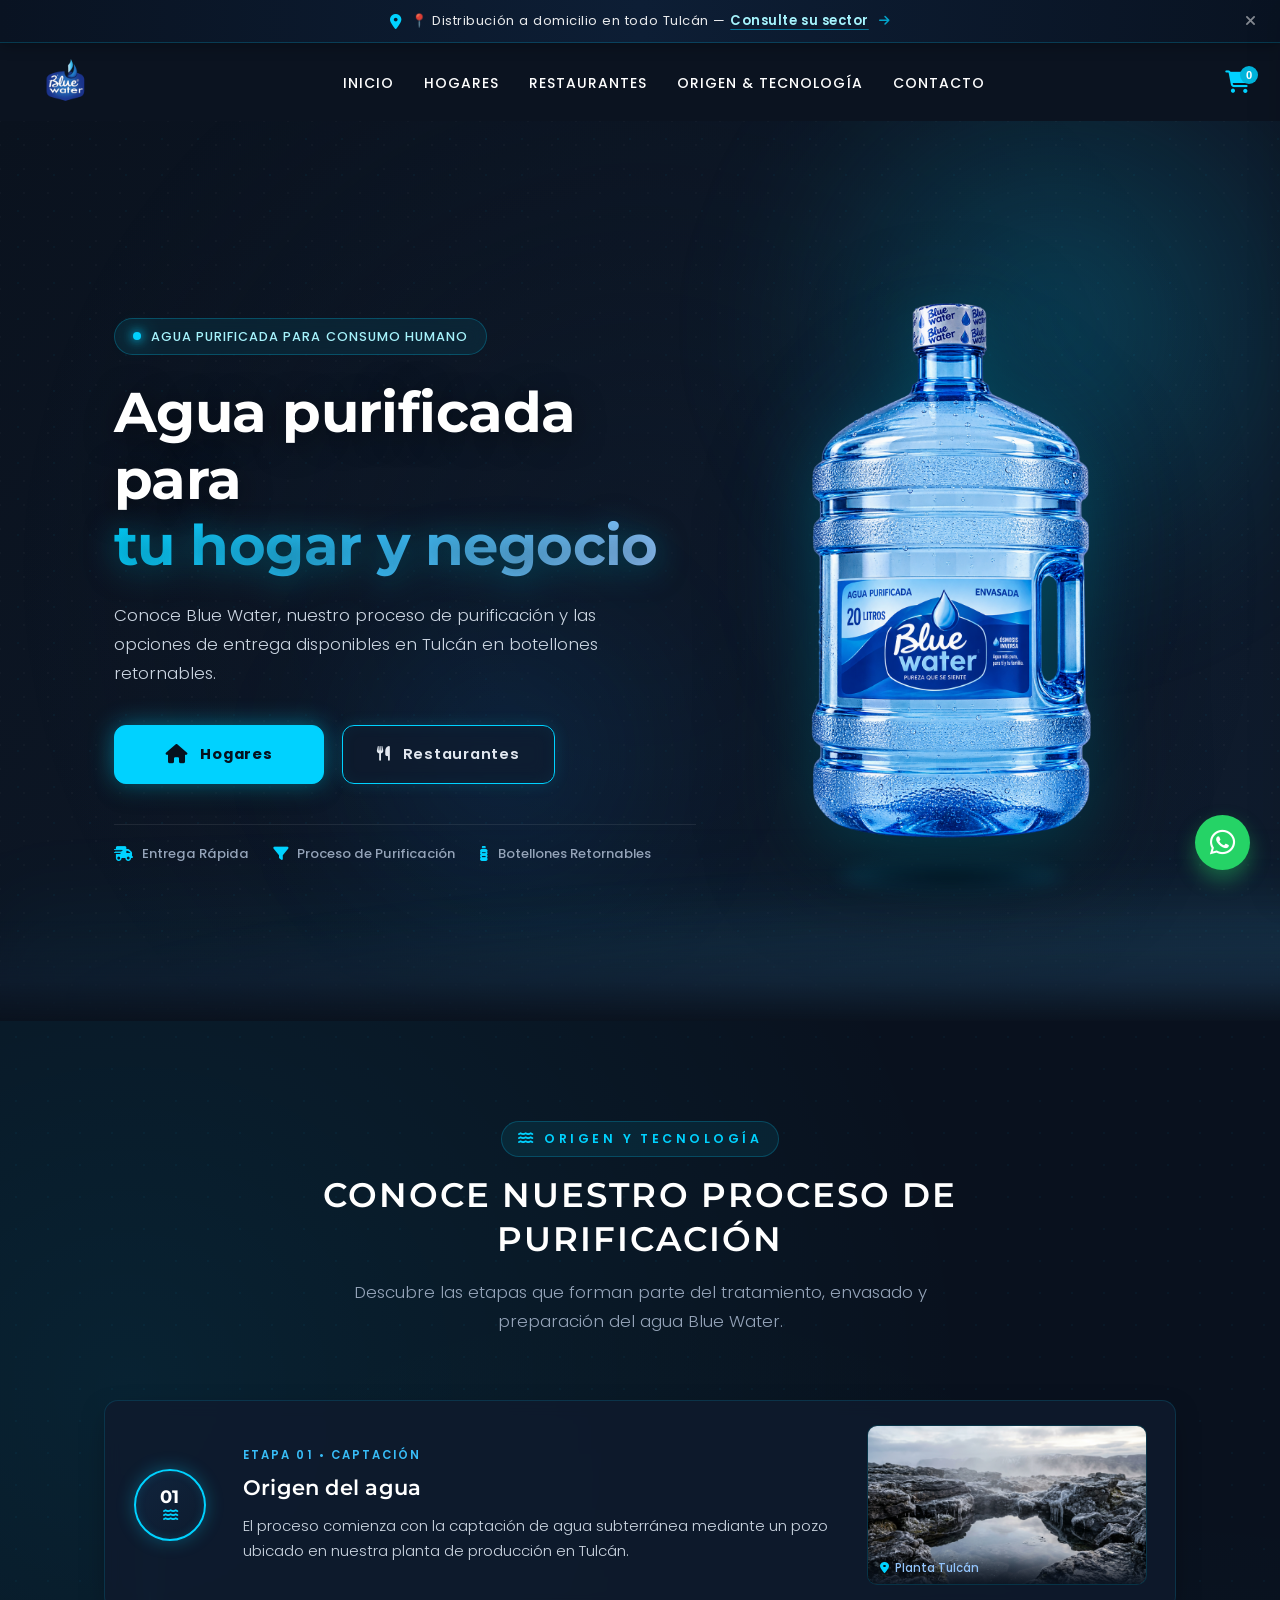
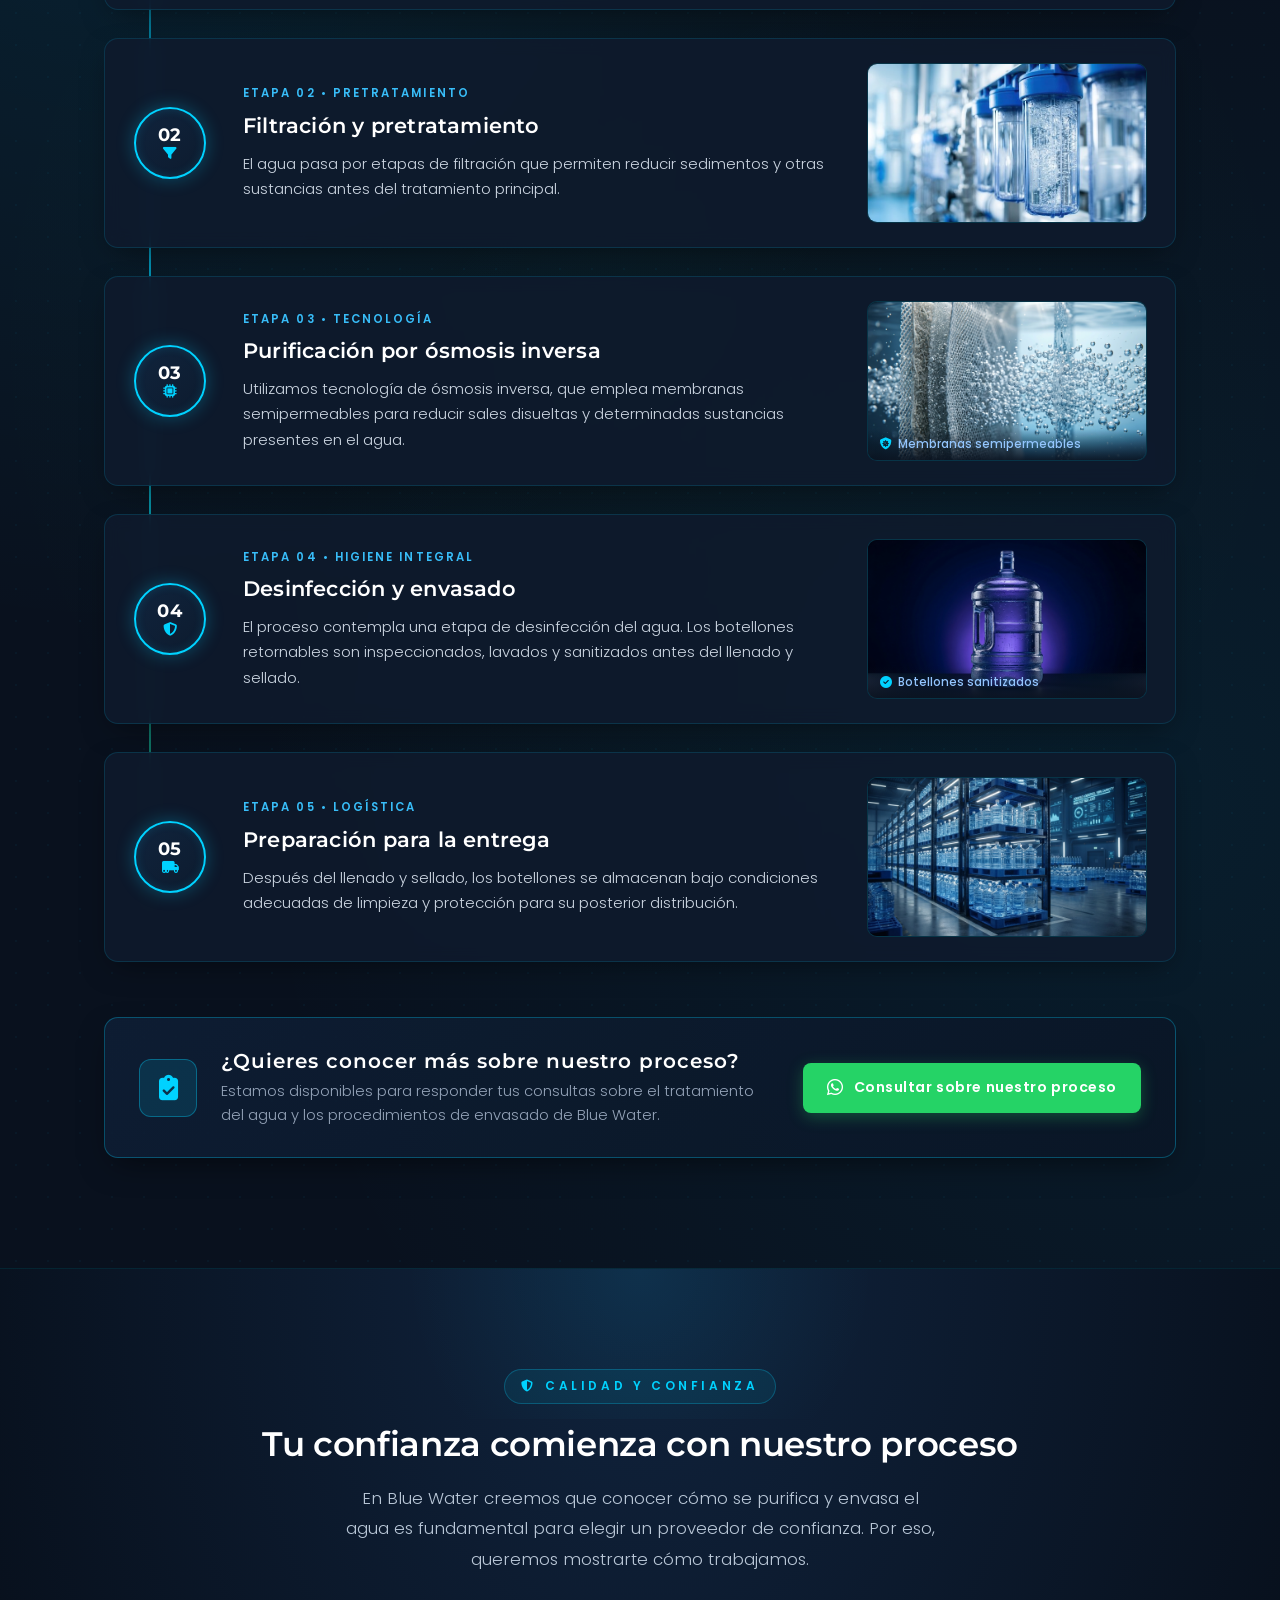
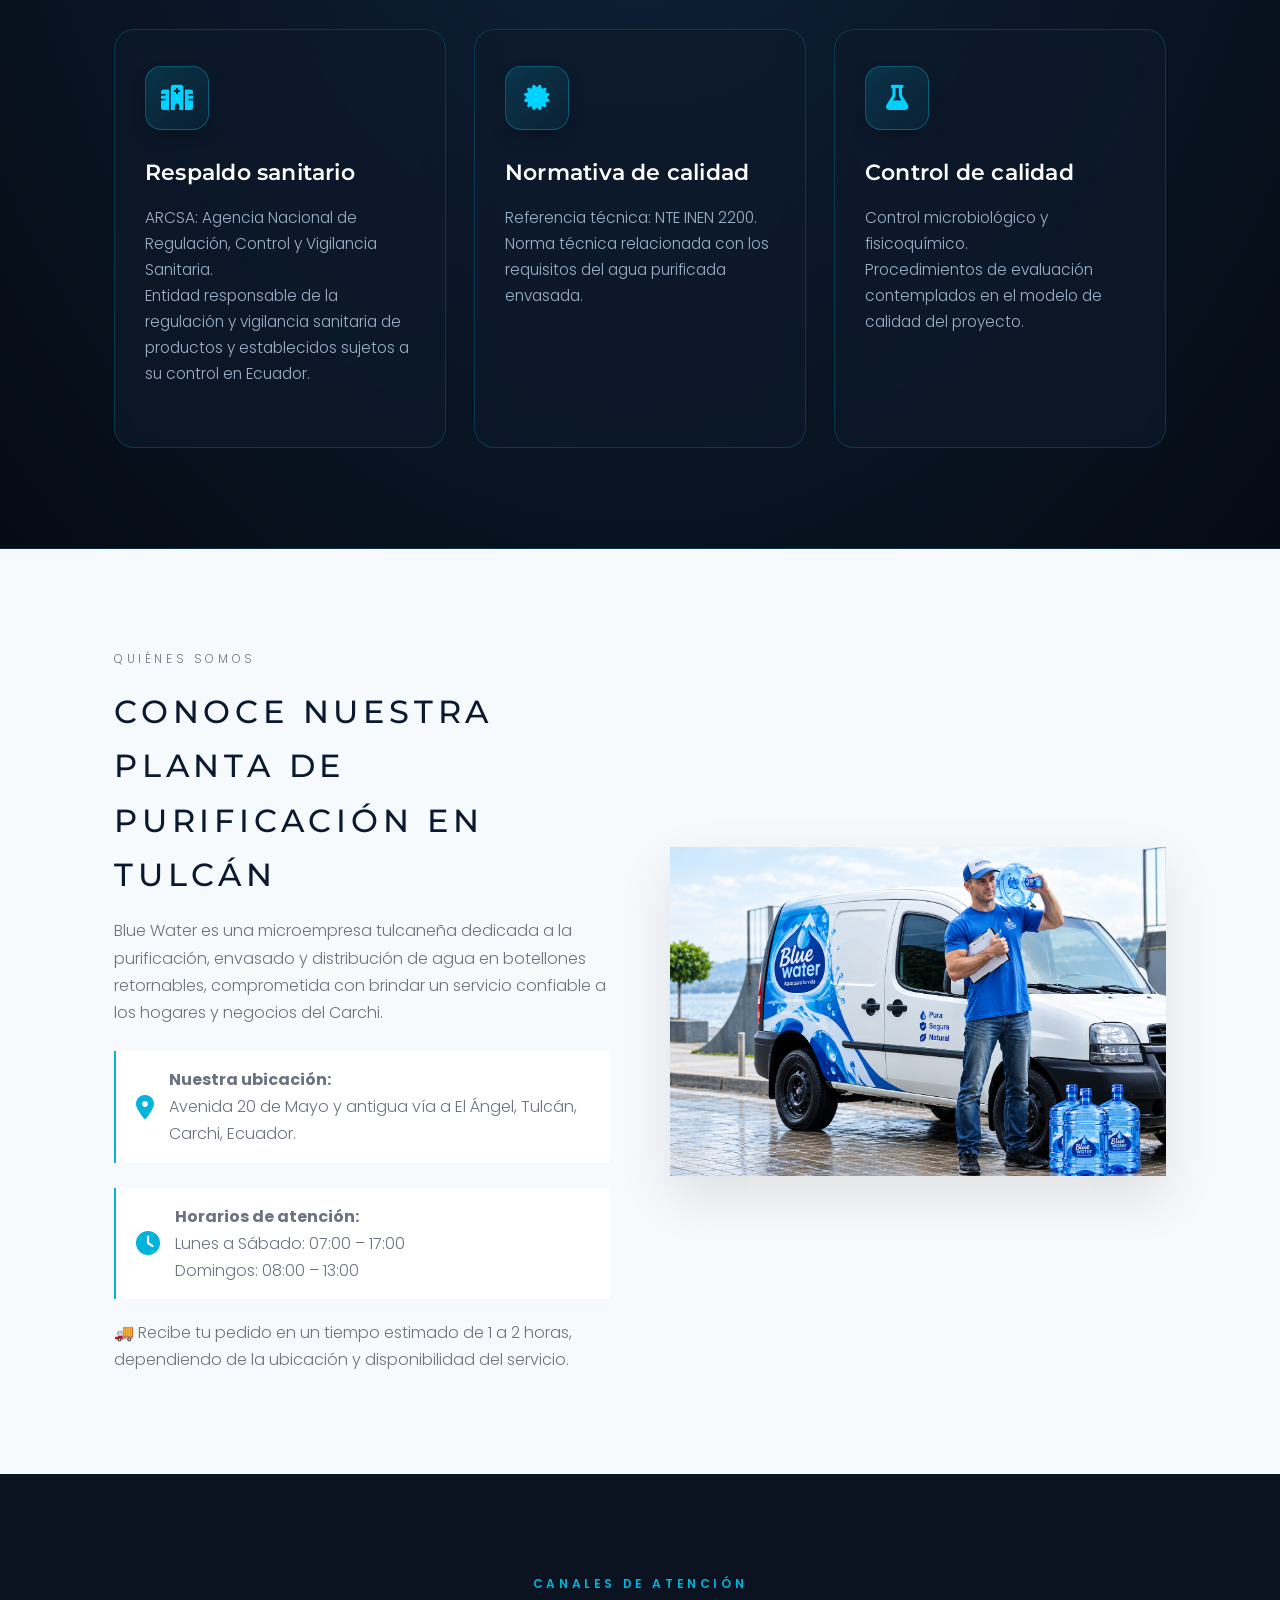
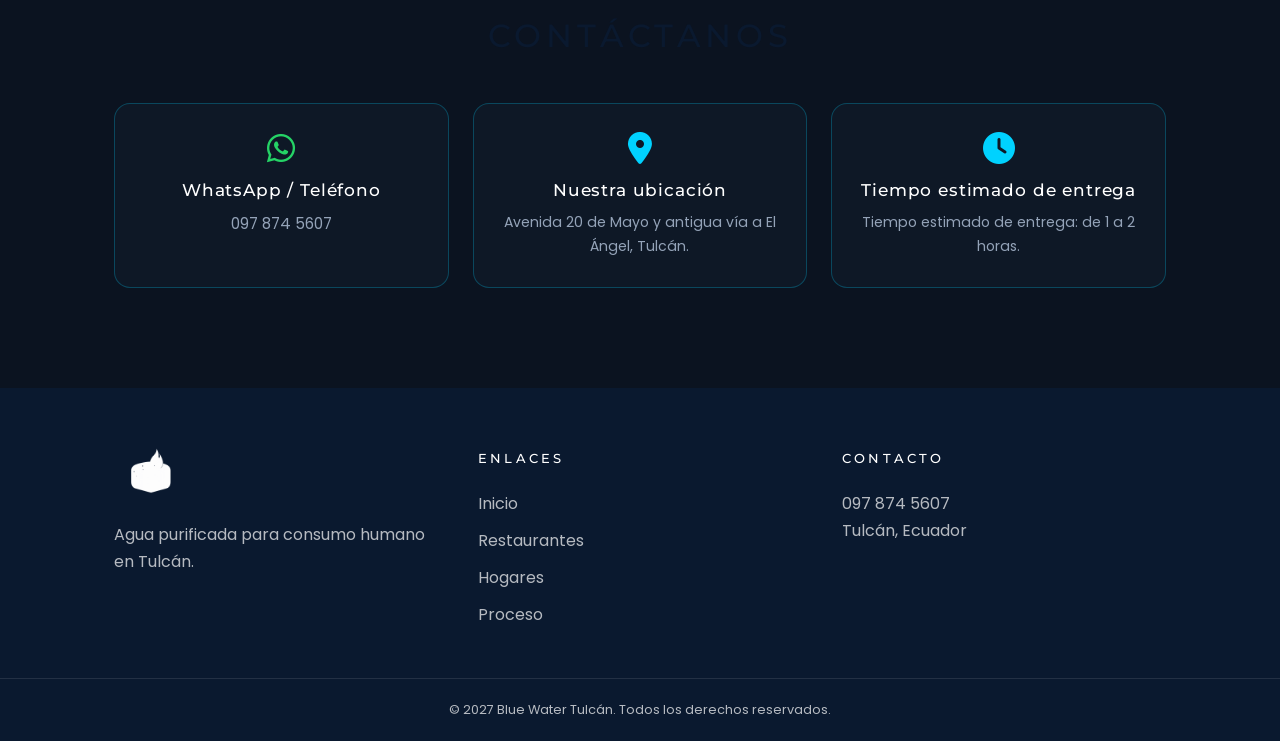
<file: index.html>
<!DOCTYPE html>
<html lang="es">
<head>
    <meta charset="UTF-8">
    <meta name="viewport" content="width=device-width, initial-scale=1.0">
    <title>Blue Water | Agua Purificada en Botellones en Tulcán</title>
    <meta name="description" content="Agua purificada a domicilio en Tulcán. Blue Water te ofrece agua tratada con procesos de filtración y ósmosis inversa en botellones retornables. Pedidos al 097 874 5607.">
    <link href="https://fonts.googleapis.com/css2?family=Montserrat:wght@300;400;500;600;700&family=Poppins:wght@300;400;500&display=swap" rel="stylesheet">
    <link rel="stylesheet" href="styles.css">
    <link rel="stylesheet" href="https://cdnjs.cloudflare.com/ajax/libs/font-awesome/6.4.0/css/all.min.css">
    <script src="config.js"></script>
</head>
<body>

    <!-- Header -->
    <header class="header">
        <!-- Barra superior interactiva (Announcement Bar) -->
        <div id="promo-banner" class="promo-banner" onclick="openCoverageModal()" role="button" tabindex="0" title="Ver red de cobertura en Tulcán">
            <div class="promo-banner-content">
                <span class="promo-icon"><i class="fas fa-map-marker-alt"></i></span>
                <span class="promo-text">📍 Distribución a domicilio en todo Tulcán — <strong>Consulte su sector</strong></span>
                <span class="promo-arrow"><i class="fas fa-arrow-right"></i></span>
            </div>
            <button class="close-banner" onclick="event.stopPropagation(); document.getElementById('promo-banner').style.display='none'" aria-label="Cerrar barra"><i class="fas fa-times"></i></button>
        </div>
        <div class="container header-container">
            <a href="#inicio" class="logo">
                <img src="img/blue_water_transparente.png" alt="Blue Water Logo" class="h-12 w-auto object-contain">
            </a>
            <nav class="nav-menu">
                <ul>
                    <li><a href="#inicio">INICIO</a></li>
                    <li><a href="hogares.html">HOGARES</a></li>
                    <li><a href="restaurantes.html">RESTAURANTES</a></li>
                    <li><a href="#proceso">ORIGEN & TECNOLOGÍA</a></li>

                    <li><a href="#contacto">CONTACTO</a></li>
                </ul>
            </nav>
            <div class="header-actions">
                <button class="cart-btn" id="open-cart-btn">
                    <i class="fas fa-shopping-cart"></i>
                    <span class="cart-badge" id="cart-badge">0</span>
                </button>
                
            </div>
            <button class="mobile-menu-btn" id="mobile-menu-btn"><i class="fas fa-bars"></i></button>
        </div>
    </header>

    <!-- Mobile Nav -->
    <nav class="mobile-nav" id="mobile-nav">
        <ul>
            <li><a href="#inicio">INICIO</a></li>
            <li><a href="hogares.html">HOGARES</a></li>
            <li><a href="restaurantes.html">RESTAURANTES</a></li>
            <li><a href="#proceso">ORIGEN &amp; TECNOLOGÍA</a></li>
            <li><a href="#contacto">CONTACTO</a></li>
        </ul>
    </nav>

    <!-- Hero Section -->
    <section id="inicio" class="hero-section">
        <!-- Fondo ambiental y textura -->
        <div class="hero-bg-texture"></div>
        <div class="hero-glow-top-right"></div>
        <div class="hero-ambient-glow"></div>

        <div class="container hero-container">
            <!-- Columna Izquierda: Mensaje y Acciones -->
            <div class="hero-content">
                <div class="hero-badge">
                    <span class="badge-dot"></span>
                    <span class="badge-text">Agua purificada para consumo humano</span>
                </div>
                <h1 class="hero-title">
                    Agua purificada para <br>
                    <span class="text-highlight">tu hogar y negocio</span>
                </h1>
                <p class="hero-subtitle">
                    Conoce Blue Water, nuestro proceso de purificación y las opciones de entrega disponibles en Tulcán en botellones retornables.
                </p>
                <div class="hero-actions">
                    <a href="hogares.html" class="btn-cta btn-cta-primary">
                        <i class="fas fa-home"></i>
                        <span>Hogares</span>
                        <div class="btn-glow-effect"></div>
                    </a>
                    <a href="restaurantes.html" class="btn-cta btn-cta-secondary">
                        <i class="fas fa-utensils"></i>
                        <span>Restaurantes</span>
                    </a>
                </div>
                <div class="hero-highlights">
                    <div class="highlight-item">
                        <i class="fas fa-truck-fast"></i>
                        <span>Entrega Rápida</span>
                    </div>
                    <div class="highlight-item">
                        <i class="fas fa-filter"></i>
                        <span>Proceso de Purificación</span>
                    </div>
                    <div class="highlight-item">
                        <i class="fas fa-bottle-water"></i>
                        <span>Botellones Retornables</span>
                    </div>
                </div>
            </div>

            <!-- Columna Derecha: Contenedor Botellón Flotante Anti-Gravity -->
            <div class="hero-visual" id="hero-interactive-zone">
                <div class="bottle-parallax-wrapper" id="bottle-parallax">
                    <div class="bottle-glow-aura"></div>
                    <img src="img/Botellon%20PNG.png" alt="Botellón Blue Water 20L" class="bottle-floating-img" id="floating-bottle">
                    <div class="bottle-dynamic-shadow" id="bottle-shadow"></div>
                </div>
            </div>
        </div>

        <!-- Capas de bruma / vapor helado inferior -->
        <div class="mist-layer mist-layer-1"></div>
        <div class="mist-layer mist-layer-2"></div>
        <div class="mist-layer mist-layer-3"></div>
    </section>





    <!-- Proceso: Secuencia de Purificación y Envasado (#proceso) -->
    <section id="proceso" class="process-section section">
        <div class="process-bg-glow" aria-hidden="true"></div>
        <div class="container process-container">
            <!-- Encabezado de la sección -->
            <div class="process-header">
                <span class="process-eyebrow-main"><i class="fas fa-water"></i> Origen y Tecnología</span>
                <h2 class="section-title">Conoce nuestro proceso de purificación</h2>
                <p class="section-lead">Descubre las etapas que forman parte del tratamiento, envasado y preparación del agua Blue Water.</p>
            </div>

            <!-- Timeline / Secuencia de 5 Etapas -->
            <div class="process-timeline" role="list" aria-label="Etapas del proceso de purificación">

                <!-- ETAPA 01 -->
                <article class="process-step-card" role="listitem">
                    <div class="process-step-indicator">
                        <div class="process-step-node">
                            <span class="process-step-num">01</span>
                            <div class="process-step-icon" aria-hidden="true">
                                <i class="fas fa-water"></i>
                            </div>
                        </div>
                    </div>
                    <div class="process-step-content">
                        <span class="process-stage-tag">Etapa 01 &bull; Captación</span>
                        <h3 class="process-step-title">Origen del agua</h3>
                        <p class="process-step-desc">El proceso comienza con la captación de agua subterránea mediante un pozo ubicado en nuestra planta de producción en Tulcán.</p>
                    </div>
                    <div class="process-step-media">
                        <img src="img/Vertiente%20Foto.jpg" alt="Captación de agua subterránea en pozo de planta Blue Water Tulcán" loading="lazy">
                        <div class="process-media-overlay">
                            <span><i class="fas fa-map-marker-alt"></i> Planta Tulcán</span>
                        </div>
                    </div>
                </article>

                <!-- ETAPA 02 -->
                <article class="process-step-card process-step-card--no-photo" role="listitem">
                    <div class="process-step-indicator">
                        <div class="process-step-node">
                            <span class="process-step-num">02</span>
                            <div class="process-step-icon" aria-hidden="true">
                                <i class="fas fa-filter"></i>
                            </div>
                        </div>
                    </div>
                    <div class="process-step-content">
                        <span class="process-stage-tag">Etapa 02 &bull; Pretratamiento</span>
                        <h3 class="process-step-title">Filtración y pretratamiento</h3>
                        <p class="process-step-desc">El agua pasa por etapas de filtración que permiten reducir sedimentos y otras sustancias antes del tratamiento principal.</p>
                    </div>
                    <div class="process-step-media">
                        <img src="img/Filtracion Foto 2.jpg" alt="Filtración foto 2" loading="lazy">
                    </div>
                </article>

                <!-- ETAPA 03 -->
                <article class="process-step-card" role="listitem">
                    <div class="process-step-indicator">
                        <div class="process-step-node">
                            <span class="process-step-num">03</span>
                            <div class="process-step-icon" aria-hidden="true">
                                <i class="fas fa-microchip"></i>
                            </div>
                        </div>
                    </div>
                    <div class="process-step-content">
                        <span class="process-stage-tag">Etapa 03 &bull; Tecnología</span>
                        <h3 class="process-step-title">Purificación por ósmosis inversa</h3>
                        <p class="process-step-desc">Utilizamos tecnología de ósmosis inversa, que emplea membranas semipermeables para reducir sales disueltas y determinadas sustancias presentes en el agua.</p>
                    </div>
                    <div class="process-step-media">
                        <img src="img/Osmosis%20Inversa%20Foto.jpg" alt="Equipos de ósmosis inversa y membranas semipermeables en Blue Water" loading="lazy">
                        <div class="process-media-overlay">
                            <span><i class="fas fa-shield-virus"></i> Membranas semipermeables</span>
                        </div>
                    </div>
                </article>

                <!-- ETAPA 04 -->
                <article class="process-step-card" role="listitem">
                    <div class="process-step-indicator">
                        <div class="process-step-node">
                            <span class="process-step-num">04</span>
                            <div class="process-step-icon" aria-hidden="true">
                                <i class="fas fa-shield-alt"></i>
                            </div>
                        </div>
                    </div>
                    <div class="process-step-content">
                        <span class="process-stage-tag">Etapa 04 &bull; Higiene Integral</span>
                        <h3 class="process-step-title">Desinfección y envasado</h3>
                        <p class="process-step-desc">El proceso contempla una etapa de desinfección del agua. Los botellones retornables son inspeccionados, lavados y sanitizados antes del llenado y sellado.</p>
                    </div>
                    <div class="process-step-media">
                        <img src="img/Botellon%20y%20Sanizacion%20foto.jpg" alt="Inspección, lavado, sanitización y envasado de botellones Blue Water" loading="lazy">
                        <div class="process-media-overlay">
                            <span><i class="fas fa-check-circle"></i> Botellones sanitizados</span>
                        </div>
                    </div>
                </article>

                <!-- ETAPA 05 -->
                <article class="process-step-card process-step-card--no-photo" role="listitem">
                    <div class="process-step-indicator">
                        <div class="process-step-node">
                            <span class="process-step-num">05</span>
                            <div class="process-step-icon" aria-hidden="true">
                                <i class="fas fa-truck-moving"></i>
                            </div>
                        </div>
                    </div>
                    <div class="process-step-content">
                        <span class="process-stage-tag">Etapa 05 &bull; Logística</span>
                        <h3 class="process-step-title">Preparación para la entrega</h3>
                        <p class="process-step-desc">Después del llenado y sellado, los botellones se almacenan bajo condiciones adecuadas de limpieza y protección para su posterior distribución.</p>
                    </div>
                    <div class="process-step-media">
                        <img src="img/Foto 5.jpg" alt="Foto 5" loading="lazy">
                    </div>
                </article>

            </div>

            <!-- Bloque de Transparencia y Contacto Técnico -->
            <div class="process-transparency-card">
                <div class="transparency-icon-box" aria-hidden="true">
                    <i class="fas fa-clipboard-check"></i>
                </div>
                <div class="transparency-content">
                    <h3 class="transparency-title">¿Quieres conocer más sobre nuestro proceso?</h3>
                    <p class="transparency-desc">Estamos disponibles para responder tus consultas sobre el tratamiento del agua y los procedimientos de envasado de Blue Water.</p>
                </div>
                <div class="transparency-action">
                    <a href="https://wa.me/593978745607?text=Hola,%20quisiera%20conocer%20m%C3%A1s%20sobre%20el%20proceso%20de%20purificaci%C3%B3n%20y%20envasado%20del%20agua%20Blue%20Water" target="_blank" rel="noopener noreferrer" class="btn-process-transparency">
                        <i class="fab fa-whatsapp"></i>
                        <span>Consultar sobre nuestro proceso</span>
                    </a>
                </div>
            </div>

        </div>
    </section>

    <!-- Calidad y Confianza -->
    <section id="calidad-confianza" class="quality-trust-section section">
        <div class="container">
            <div class="quality-trust-header">
                <p class="eyebrow"><i class="fas fa-shield-alt"></i> Calidad y Confianza</p>
                <h2 class="section-title">Tu confianza comienza con nuestro proceso</h2>
                <p class="section-lead">En Blue Water creemos que conocer cómo se purifica y envasa el agua es fundamental para elegir un proveedor de confianza. Por eso, queremos mostrarte cómo trabajamos.</p>
            </div>

            <div class="trust-cards-grid">
                <!-- Tarjeta 1: Respaldo sanitario -->
                <div class="trust-card">
                    <div class="trust-card-icon">
                        <i class="fas fa-hospital"></i>
                    </div>
                    <div class="trust-card-body">
                        <h3 class="trust-card-title">Respaldo sanitario</h3>
                        <p class="trust-card-desc">ARCSA: Agencia Nacional de Regulación, Control y Vigilancia Sanitaria.</p>
                        <p class="trust-card-desc">Entidad responsable de la regulación y vigilancia sanitaria de productos y establecidos sujetos a su control en Ecuador.</p>
                    </div>
                </div>

                <!-- Tarjeta 2: Normativa de calidad -->
                <div class="trust-card">
                    <div class="trust-card-icon">
                        <i class="fas fa-certificate"></i>
                    </div>
                    <div class="trust-card-body">
                        <h3 class="trust-card-title">Normativa de calidad</h3>
                        <p class="trust-card-desc">Referencia técnica: NTE INEN 2200.</p>
                        <p class="trust-card-desc">Norma técnica relacionada con los requisitos del agua purificada envasada.</p>
                    </div>
                </div>

                <!-- Tarjeta 3: Control de calidad -->
                <div class="trust-card">
                    <div class="trust-card-icon">
                        <i class="fas fa-flask"></i>
                    </div>
                    <div class="trust-card-body">
                        <h3 class="trust-card-title">Control de calidad</h3>
                        <p class="trust-card-desc">Control microbiológico y fisicoquímico.</p>
                        <p class="trust-card-desc">Procedimientos de evaluación contemplados en el modelo de calidad del proyecto.</p>
                    </div>
                </div>


            </div>

            <!-- Contenedor modular para futuras evidencias reales (documentación sanitaria, análisis de laboratorio y fotos de planta) -->
            <!-- Nota: Solo se activará cuando existan documentos, fechas de análisis e identificación auténticos -->
            <div class="trust-evidence-placeholder" aria-hidden="true" style="display: none;"></div>
        </div>
    </section>





    <!-- Nosotros -->
    <section id="nosotros" class="about section bg-light">
        <div class="container about-grid">
            <div>
                <p class="eyebrow">QUIÉNES SOMOS</p>
                <h2 class="section-title left">CONOCE NUESTRA PLANTA DE PURIFICACIÓN EN TULCÁN</h2>
                <p>Blue Water es una microempresa tulcaneña dedicada a la purificación, envasado y distribución de agua en botellones retornables, comprometida con brindar un servicio confiable a los hogares y negocios del Carchi.</p>
                <div class="location-card">
                    <i class="fas fa-map-marker-alt"></i>
                    <p><strong>Nuestra ubicación:</strong><br>Avenida 20 de Mayo y antigua vía a El Ángel, Tulcán, Carchi, Ecuador.</p>
                </div>
                <div class="location-card">
                    <i class="fas fa-clock"></i>
                    <p><strong>Horarios de atención:</strong><br>Lunes a Sábado: 07:00 – 17:00<br>Domingos: 08:00 – 13:00</p>
                </div>
                <p class="delivery-note">🚚 Recibe tu pedido en un tiempo estimado de 1 a 2 horas, dependiendo de la ubicación y disponibilidad del servicio.</p>
            </div>
            <img src="img/Repartidor%20Blue%20Water.png" alt="Repartidor de Blue Water entregando botellones de agua a domicilio en Tulcán" class="gallery-img">
        </div>
    </section>

    <!-- Contacto -->
    <section id="contacto" class="contact section">
        <div class="container" style="text-align: center;">
            <p class="eyebrow">CANALES DE ATENCIÓN</p>
            <h2 class="section-title">CONTÁCTANOS</h2>
            <div style="display: grid; grid-template-columns: repeat(auto-fit, minmax(260px, 1fr)); gap: 24px; margin-top: 40px; text-align: center;">
                <div style="background: rgba(17,28,42,0.7); border: 1px solid rgba(0,210,255,0.25); border-radius: 16px; padding: 28px 20px;">
                    <i class="fab fa-whatsapp" style="font-size: 2rem; color: #25D366; margin-bottom: 12px; display: inline-block;"></i>
                    <h4 style="color: #ffffff; font-size: 1.05rem; margin-bottom: 6px;">WhatsApp / Teléfono</h4>
                    <p style="color: #94a3b8; font-size: 0.95rem;">097 874 5607</p>
                </div>
                <div style="background: rgba(17,28,42,0.7); border: 1px solid rgba(0,210,255,0.25); border-radius: 16px; padding: 28px 20px;">
                    <i class="fas fa-map-marker-alt" style="font-size: 2rem; color: var(--cyan-bright); margin-bottom: 12px; display: inline-block;"></i>
                    <h4 style="color: #ffffff; font-size: 1.05rem; margin-bottom: 6px;">Nuestra ubicación</h4>
                    <p style="color: #94a3b8; font-size: 0.88rem;">Avenida 20 de Mayo y antigua vía a El Ángel, Tulcán.</p>
                </div>
                <div style="background: rgba(17,28,42,0.7); border: 1px solid rgba(0,210,255,0.25); border-radius: 16px; padding: 28px 20px;">
                    <i class="fas fa-clock" style="font-size: 2rem; color: var(--cyan-bright); margin-bottom: 12px; display: inline-block;"></i>
                    <h4 style="color: #ffffff; font-size: 1.05rem; margin-bottom: 6px;">Tiempo estimado de entrega</h4>
                    <p style="color: #94a3b8; font-size: 0.88rem;">Tiempo estimado de entrega: de 1 a 2 horas.</p>
                </div>
            </div>
        </div>
    </section>

    <!-- Cart Drawer · Flujo unificado en 2 fases -->
    <div class="cart-overlay" id="cart-overlay"></div>
    <div class="cart-drawer" id="cart-drawer">
        <div class="cart-header">
            <div>
                <h3 id="cart-title">Tu Pedido</h3>
                <p class="cart-step-indicator" id="cart-step-indicator">Paso 1 de 2</p>
            </div>
            <button class="close-cart" id="close-cart-btn" aria-label="Cerrar carrito"><i class="fas fa-times"></i></button>
        </div>

        <!-- ESTADO VACÍO -->
        <div class="cart-empty" id="cart-empty">
            <i class="fas fa-shopping-basket"></i>
            <h4>Tu carrito está vacío</h4>
            <p>Elige un plan para Hogares o Restaurantes y regresa aquí para completar tu pedido.</p>
            <div class="cart-empty-actions">
                <a href="hogares.html" class="btn-empty-action btn-empty-primary"><i class="fas fa-home"></i> Planes Hogar</a>
                <a href="restaurantes.html" class="btn-empty-action btn-empty-outline"><i class="fas fa-utensils"></i> Planes Restaurante</a>
            </div>
            <button type="button" class="btn-empty-quick" id="quick-add-btn"><i class="fas fa-plus"></i> Agregar 1 botellón de 20L</button>
        </div>

        <!-- FASE 1: RESUMEN Y MODALIDAD -->
        <div class="cart-phase" id="cart-phase-1">
            <div class="cart-body">
                <div class="cart-phase-label"><span>1</span> Resumen y modalidad</div>

                <div class="cart-items-list" id="cart-items-list"><!-- Ítems generados por JS --></div>

                <div id="promo-banner-cart" class="promo-banner-cart" style="display: none;">
                    🎁 ¡Felicidades! Tienes 1 Botellón GRATIS por llevar 10 o más
                </div>

                <div class="cart-options">
                    <label>Modalidad de entrega</label>
                    <div class="modality-options">
                        <label class="modality-option">
                            <input type="radio" name="delivery-mode" value="domicilio" checked>
                            <span class="modality-icon">🚚</span>
                            <span class="modality-text">
                                <strong>Entrega a Domicilio</strong>
                                <small>$2.00 c/u · Tulcán</small>
                            </span>
                        </label>
                        <label class="modality-option">
                            <input type="radio" name="delivery-mode" value="planta">
                            <span class="modality-icon">🏭</span>
                            <span class="modality-text">
                                <strong>Retiro en Planta</strong>
                                <small>$1.50 c/u · Av. 20 de Mayo</small>
                            </span>
                        </label>
                    </div>
                </div>

                <div class="cart-subtotal-box">
                    <div><span>Botellones</span><strong id="cart-subtotal-qty">0 botellones</strong></div>
                    <div><span>Subtotal</span><strong id="cart-total-price">$0.00</strong></div>
                </div>
            </div>
            <div class="cart-footer">
                <button type="button" id="continue-btn" class="btn-checkout btn-continue">
                    <span>Continuar con los datos</span>
                    <i class="fas fa-arrow-right"></i>
                </button>
            </div>
        </div>

        <!-- FASE 2: DATOS Y ENVÍO -->
        <div class="cart-phase" id="cart-phase-2" style="display: none;">
            <div class="cart-body">
                <button type="button" class="cart-back-btn" id="cart-back-btn">
                    <i class="fas fa-arrow-left"></i> Volver al resumen
                </button>
                <div class="cart-phase-label"><span>2</span> Datos y envío</div>

                <details class="cart-summary-compact">
                    <summary>
                        <span><i class="fas fa-box"></i> <strong id="summary-qty">0</strong> botellones · <span id="summary-modality">A Domicilio</span></span>
                        <span class="summary-total" id="summary-total">$0.00</span>
                    </summary>
                    <div class="summary-details" id="summary-details"></div>
                </details>

                <form class="cart-data-form" id="cart-data-form" novalidate>
                    <label for="order-name">Nombre o Razón Social (Restaurante)</label>
                    <input type="text" id="order-name" placeholder="Ej. Juan Pérez / Restaurante El Fogón" class="cart-input" required autocomplete="name">
                    <label for="order-address">Dirección exacta / Sector en Tulcán</label>
                    <input type="text" id="order-address" placeholder="Ej. Calle Bolívar y Sucre / Av. 20 de Mayo" class="cart-input" required autocomplete="street-address">
                    <p class="cart-error" id="cart-error" role="alert"></p>
                </form>
            </div>
            <div class="cart-footer">
                <button type="button" id="checkout-btn" class="btn-checkout">
                    <i class="fab fa-whatsapp"></i> ENVIAR PEDIDO POR WHATSAPP
                </button>
            </div>
        </div>
    </div>

    <!-- Footer -->
    <footer class="footer">
        <div class="container footer-content">
            <div class="footer-logo">
                <img src="img/Logo%20Blue%20Water%20reco.png" alt="Blue Water Logo">
                <p>Agua purificada para consumo humano en Tulcán.</p>
            </div>
            <div class="footer-links">
                <h4>ENLACES</h4>
                <ul>
                    <li><a href="#inicio">Inicio</a></li>
                    <li><a href="restaurantes.html">Restaurantes</a></li>
                    <li><a href="hogares.html">Hogares</a></li>
                    <li><a href="#proceso">Proceso</a></li>
                </ul>
            </div>
            <div class="footer-contact">
                <h4>CONTACTO</h4>
                <p>097 874 5607</p>
                <p>Tulcán, Ecuador</p>
            </div>
        </div>
        <div class="footer-bottom">
            <p>&copy; 2027 Blue Water Tulcán. Todos los derechos reservados.</p>
        </div>
    </footer>

    <a href="https://wa.me/593978745607?text=Hola%20Blue%20Water,%20quiero%20hacer%20un%20pedido%20de%20botellones%20de%20agua%20para..." target="_blank" class="floating-whatsapp">
        <i class="fab fa-whatsapp"></i>
    </a>

    <!-- ============================================ -->
    <!-- MODAL INTERACTIVO DE COBERTURA (TULCÁN)      -->
    <!-- ============================================ -->
    <div id="coverage-modal" class="coverage-modal-overlay" onclick="closeCoverageModalOnOverlay(event)" aria-hidden="true" role="dialog" aria-labelledby="coverage-modal-title">
        <div class="coverage-modal-card">
            <!-- Encabezado del Modal -->
            <div class="coverage-modal-header">
                <div class="coverage-title-wrapper">
                    <span class="coverage-title-icon"><i class="fas fa-route"></i></span>
                    <h3 id="coverage-modal-title">Red y Zonas de Cobertura en Tulcán 🚚💧</h3>
                </div>
                <button class="coverage-modal-close" onclick="closeCoverageModal()" aria-label="Cerrar ventana">
                    <i class="fas fa-times"></i>
                </button>
            </div>

            <!-- Cuerpo del Modal -->
            <div class="coverage-modal-body">
                <!-- Contenedor Mapa Embebido Realtime -->
                <div class="w-full overflow-hidden rounded-xl bg-slate-800 shadow-inner coverage-map-wrapper">
                    <iframe 
                        src="https://www.google.com/maps/embed?pb=!1m18!1m12!1m3!1d3989.756283416187!2d-77.7214!3d0.8117!2m3!1f0!2f0!3f0!3m2!1i1024!2i768!4f13.1!3m3!1m2!1s0x8e2a19001150bf35%3A0xd6f77ec309f7a77e!2sTulc%C3%A1n%2C%20Ecuador!5e0!3m2!1ses!2sec!4v1700000000000!5m2!1ses!2sec" 
                        width="100%" 
                        height="320" 
                        style="border:0; border-radius: 12px;" 
                        allowfullscreen="" 
                        loading="lazy" 
                        referrerpolicy="no-referrer-when-downgrade"
                        title="Mapa de Tulcán Blue Water">
                    </iframe>
                </div>

                <!-- Sectores Destacados -->
                <div class="coverage-sectors-section">
                    <div class="coverage-section-title">
                        <i class="fas fa-location-dot"></i>
                        <span>Zonas de cobertura:</span>
                    </div>
                    <div class="coverage-chips-grid">
                        <span class="sector-chip active"><i class="fas fa-check"></i> Centro</span>
                        <span class="sector-chip active"><i class="fas fa-check"></i> Tajamar</span>
                        <span class="sector-chip active"><i class="fas fa-check"></i> La Laguna</span>
                        <span class="sector-chip active"><i class="fas fa-check"></i> Zona UPEC</span>
                        <span class="sector-chip active"><i class="fas fa-check"></i> El Rosario</span>
                        <span class="sector-chip active"><i class="fas fa-check"></i> Redondel del Manteño</span>
                        <span class="sector-chip active"><i class="fas fa-check"></i> San José</span>
                        <span class="sector-chip active"><i class="fas fa-check"></i> Sara Espíndola</span>
                        <span class="sector-chip active"><i class="fas fa-check"></i> Terminal Terrestre</span>
                    </div>
                </div>

                <!-- Datos Clave (Tiempos y Horarios) -->
                <div class="coverage-info-grid">
                    <div class="coverage-info-card">
                        <div class="info-card-icon"><i class="fas fa-clock"></i></div>
                        <div class="info-card-details">
                            <span class="info-label">Tiempo estimado de entrega</span>
                            <strong class="info-value">de 1 a 2 horas</strong>
                            <span class="info-sub">Directo en tu domicilio o local</span>
                        </div>
                    </div>
                    <div class="coverage-info-card">
                        <div class="info-card-icon"><i class="fas fa-calendar-alt"></i></div>
                        <div class="info-card-details">
                            <span class="info-label">Horarios de atención</span>
                            <strong class="info-value">Lunes a Sábado: 7:30 AM - 6:30 PM</strong>
                            <span class="info-sub">Domingos: 8:00 AM - 1:00 PM</span>
                        </div>
                    </div>
                </div>

                <!-- Botón de Acción CTA WhatsApp -->
                <div class="coverage-action-wrapper">
                    <a href="https://wa.me/593978745607?text=Hola%20Blue%20Water,%20deseo%20consultar%20y%20solicitar%20un%20pedido%20para%20mi%20sector%20en%20Tulcán..." target="_blank" class="coverage-cta-btn">
                        <i class="fab fa-whatsapp"></i>
                        <span>Solicitar pedido para mi sector</span>
                        <i class="fas fa-arrow-right"></i>
                    </a>
                </div>
            </div>
        </div>
    </div>

    <script>
        const mobileMenuBtn = document.getElementById('mobile-menu-btn');
        const mobileNav = document.getElementById('mobile-nav');
        mobileMenuBtn.addEventListener('click', () => mobileNav.classList.toggle('active'));
        document.querySelectorAll('.mobile-nav a').forEach(link => link.addEventListener('click', () => mobileNav.classList.remove('active')));
        document.querySelectorAll('a[href^="#"]').forEach(anchor => {
            anchor.addEventListener('click', function (e) {
                const target = document.querySelector(this.getAttribute('href'));
                if (target) { e.preventDefault(); target.scrollIntoView({ behavior: 'smooth' }); }
            });
        });
        window.addEventListener('scroll', () => {
            document.querySelector('.header').classList.toggle('scrolled', window.scrollY > 50);
        });

        // ============================================
        // FUNCIONES MODAL DE COBERTURA (TULCÁN)
        // ============================================
        const coverageModal = document.getElementById('coverage-modal');

        function openCoverageModal() {
            if (coverageModal) {
                coverageModal.classList.add('active');
                coverageModal.setAttribute('aria-hidden', 'false');
                document.body.style.overflow = 'hidden';
            }
        }

        function closeCoverageModal() {
            if (coverageModal) {
                coverageModal.classList.remove('active');
                coverageModal.setAttribute('aria-hidden', 'true');
                document.body.style.overflow = '';
            }
        }

        function closeCoverageModalOnOverlay(e) {
            if (e.target === coverageModal) {
                closeCoverageModal();
            }
        }

        // Cerrar modal al presionar la tecla ESC
        document.addEventListener('keydown', (e) => {
            if (e.key === 'Escape' && coverageModal && coverageModal.classList.contains('active')) {
                closeCoverageModal();
            }
        });

        // ============================================
        // CARRITO UNIFICADO · FLUJO EN 2 FASES
        // ============================================
        const WHATSAPP_NUMBER = '593978745607';
        const DELIVERY_PRICES = { domicilio: 2.00, planta: 1.50 };
        const DELIVERY_LABELS = {
            domicilio: 'Entrega a Domicilio en Tulcán',
            planta: 'Retiro en Planta (Av. 20 de Mayo, Tulcán)'
        };

        const cartOverlay = document.getElementById('cart-overlay');
        const cartDrawer = document.getElementById('cart-drawer');
        const openCartBtn = document.getElementById('open-cart-btn');
        const closeCartBtn = document.getElementById('close-cart-btn');
        const cartBadge = document.getElementById('cart-badge');
        const navCartBadge = document.getElementById('nav-cart-badge');

        const cartEmpty = document.getElementById('cart-empty');
        const phase1 = document.getElementById('cart-phase-1');
        const phase2 = document.getElementById('cart-phase-2');
        const stepIndicator = document.getElementById('cart-step-indicator');
        const itemsList = document.getElementById('cart-items-list');
        const cartTotalPriceDisplay = document.getElementById('cart-total-price');
        const cartSubtotalQty = document.getElementById('cart-subtotal-qty');
        const promoBannerCart = document.getElementById('promo-banner-cart');
        const continueBtn = document.getElementById('continue-btn');
        const backBtn = document.getElementById('cart-back-btn');
        const checkoutBtn = document.getElementById('checkout-btn');
        const quickAddBtn = document.getElementById('quick-add-btn');
        const errorEl = document.getElementById('cart-error');
        const cartDataForm = document.getElementById('cart-data-form');

        let currentPhase = 1;
        let deliveryMode = 'domicilio';
        let cartItems = [{
            id: 'botellon-20l',
            name: 'Botellón de 20L',
            desc: 'Agua purificada en botellón retornable',
            qty: 0,
            origin: 'index'
        }];

        const totalQty = () => cartItems.reduce((sum, item) => sum + item.qty, 0);
        const unitPrice = () => DELIVERY_PRICES[deliveryMode];
        const subtotal = () => totalQty() * unitPrice();

        function renderCartItems() {
            if (!itemsList) return;
            itemsList.innerHTML = cartItems.map(item => `
                <div class="cart-item" data-id="${item.id}">
                    <div class="cart-item-info">
                        <h4>${item.name}</h4>
                        <p class="text-muted">${item.desc}</p>
                    </div>
                    <div class="cart-item-controls">
                        <button type="button" class="qty-btn" data-action="dec" data-id="${item.id}" aria-label="Restar un botellón">−</button>
                        <span class="qty-display">${item.qty}</span>
                        <button type="button" class="qty-btn" data-action="inc" data-id="${item.id}" aria-label="Sumar un botellón">+</button>
                    </div>
                </div>
            `).join('');
        }

        function syncSummary() {
            const summaryQty = document.getElementById('summary-qty');
            const summaryModality = document.getElementById('summary-modality');
            const summaryTotal = document.getElementById('summary-total');
            const summaryDetails = document.getElementById('summary-details');

            if (summaryQty) summaryQty.textContent = totalQty();
            if (summaryModality) summaryModality.textContent = deliveryMode === 'domicilio' ? 'A Domicilio' : 'Retiro en Planta';
            if (summaryTotal) summaryTotal.textContent = `$${subtotal().toFixed(2)}`;
            if (summaryDetails) {
                const lines = cartItems.filter(i => i.qty > 0).map(i =>
                    `<span>${i.qty} × ${i.name} — $${(i.qty * unitPrice()).toFixed(2)}</span>`
                );
                lines.push(`<span>Modalidad: ${DELIVERY_LABELS[deliveryMode]}</span>`);
                summaryDetails.innerHTML = lines.join('');
            }
        }

        function saveCart() {
            try {
                localStorage.setItem('bw_cart', JSON.stringify({
                    qty: totalQty(),
                    modality: deliveryMode,
                    origin: cartItems[0].origin || 'index'
                }));
            } catch (e) { /* localStorage no disponible */ }
        }

        function loadCart() {
            try {
                const saved = JSON.parse(localStorage.getItem('bw_cart') || 'null');
                if (saved && typeof saved.qty === 'number' && saved.qty > 0) {
                    cartItems[0].qty = saved.qty;
                    if (saved.modality && DELIVERY_PRICES[saved.modality]) deliveryMode = saved.modality;
                    if (saved.origin === 'hogar') {
                        cartItems[0].origin = 'hogar';
                        cartItems[0].desc = 'Plan Hogar · Agua purificada';
                    } else if (saved.origin === 'restaurante') {
                        cartItems[0].origin = 'restaurante';
                        cartItems[0].desc = 'Plan Restaurante · Agua purificada';
                    }
                }
            } catch (e) { /* datos inválidos */ }
        }

        function updateCart() {
            const qty = totalQty();
            const isEmpty = qty === 0;

            if (cartBadge) cartBadge.textContent = qty;
            if (navCartBadge) navCartBadge.textContent = qty;

            if (isEmpty) currentPhase = 1;

            // Estado vacío vs. fases
            if (cartEmpty) cartEmpty.style.display = isEmpty ? 'flex' : 'none';
            if (phase1) phase1.style.display = (!isEmpty && currentPhase === 1) ? 'flex' : 'none';
            if (phase2) phase2.style.display = (!isEmpty && currentPhase === 2) ? 'flex' : 'none';

            if (isEmpty) {
                if (stepIndicator) stepIndicator.textContent = 'Carrito vacío';
                saveCart();
                return;
            }

            if (stepIndicator) stepIndicator.textContent = `Paso ${currentPhase} de 2`;

            renderCartItems();
            if (cartTotalPriceDisplay) cartTotalPriceDisplay.textContent = `$${subtotal().toFixed(2)}`;
            if (cartSubtotalQty) cartSubtotalQty.textContent = `${qty} ${qty === 1 ? 'botellón' : 'botellones'}`;
            if (promoBannerCart) promoBannerCart.style.display = qty >= 10 ? 'block' : 'none';

            document.querySelectorAll('input[name="delivery-mode"]').forEach(radio => {
                radio.checked = radio.value === deliveryMode;
            });
            document.querySelectorAll('.modality-option').forEach(option => {
                const input = option.querySelector('input');
                option.classList.toggle('is-selected', !!(input && input.checked));
            });

            syncSummary();
            saveCart();
        }

        function showPhase(phase) {
            if (phase === 2) {
                if (totalQty() === 0) return;
                currentPhase = 2;
                if (errorEl) errorEl.textContent = '';
            } else {
                currentPhase = 1;
            }
            updateCart();
            const visiblePhase = currentPhase === 2 ? phase2 : phase1;
            const body = visiblePhase ? visiblePhase.querySelector('.cart-body') : null;
            if (body) body.scrollTop = 0;
        }

        function openCart() {
            if (cartOverlay) cartOverlay.classList.add('active');
            if (cartDrawer) cartDrawer.classList.add('active');
            updateCart();
        }

        function closeCart() {
            if (cartOverlay) cartOverlay.classList.remove('active');
            if (cartDrawer) cartDrawer.classList.remove('active');
        }

        // Eventos básicos del drawer
        if (openCartBtn) openCartBtn.addEventListener('click', openCart);
        if (closeCartBtn) closeCartBtn.addEventListener('click', closeCart);
        if (cartOverlay) cartOverlay.addEventListener('click', closeCart);

        // Cambiar cantidades con - / +
        if (itemsList) {
            itemsList.addEventListener('click', (event) => {
                const btn = event.target.closest('[data-action]');
                if (!btn) return;
                const item = cartItems.find(i => i.id === btn.dataset.id);
                if (!item) return;
                if (btn.dataset.action === 'inc') item.qty += 1;
                if (btn.dataset.action === 'dec') item.qty = Math.max(0, item.qty - 1);
                updateCart();
            });
        }

        // Selector de modalidad
        document.querySelectorAll('input[name="delivery-mode"]').forEach(radio => {
            radio.addEventListener('change', () => {
                deliveryMode = radio.value;
                updateCart();
            });
        });

        // Navegación entre fases
        if (continueBtn) continueBtn.addEventListener('click', () => showPhase(2));
        if (backBtn) backBtn.addEventListener('click', () => showPhase(1));

        // Agregar rápido desde el estado vacío
        if (quickAddBtn) {
            quickAddBtn.addEventListener('click', () => {
                cartItems[0].qty = Math.max(1, cartItems[0].qty + 1);
                currentPhase = 1;
                updateCart();
            });
        }

        // Evitar recarga al presionar Enter en el formulario
        if (cartDataForm) {
            cartDataForm.addEventListener('submit', (event) => {
                event.preventDefault();
                if (checkoutBtn) checkoutBtn.click();
            });
        }

        ['order-name', 'order-address'].forEach(id => {
            const field = document.getElementById(id);
            if (field) field.addEventListener('input', () => {
                if (errorEl) errorEl.textContent = '';
            });
        });

        // Enviar pedido por WhatsApp
        if (checkoutBtn) {
            checkoutBtn.addEventListener('click', () => {
                const qty = totalQty();

                if (qty === 0) {
                    openCart();
                    return;
                }

                const name = document.getElementById('order-name').value.trim();
                const address = document.getElementById('order-address').value.trim();

                if (!name || !address) {
                    if (errorEl) errorEl.textContent = 'Completa tu nombre o razón social y la dirección para continuar.';
                    return;
                }
                if (errorEl) errorEl.textContent = '';

                const itemLines = cartItems
                    .filter(i => i.qty > 0)
                    .map(i => `• ${i.qty} × ${i.name}`);

                const promo = qty >= 10 ? '\n🎁 *Promo:* 1 botellón GRATIS por cada 10 pagados' : '';

                const message = [
                    'Hola Blue Water, quiero hacer el siguiente pedido:',
                    '',
                    '📦 *Artículos:*',
                    ...itemLines,
                    '',
                    `🚚 *Modalidad:* ${DELIVERY_LABELS[deliveryMode]}`,
                    `👤 *Nombre / Razón Social:* ${name}`,
                    `📍 *Dirección / Sector:* ${address}`,
                    `💰 *Total:* $${subtotal().toFixed(2)} USD${promo}`
                ].join('\n');

                window.open(`https://wa.me/${WHATSAPP_NUMBER}?text=${encodeURIComponent(message)}`, '_blank');
            });
        }

        // Inicialización del carrito
        loadCart();
        updateCart();

        // ============================================
        // EFECTO ANTI-GRAVITY Y PARALLAX 3D CON EL MOUSE
        // ============================================
        const heroSection = document.getElementById('inicio');
        const parallaxWrapper = document.getElementById('bottle-parallax');

        if (heroSection && parallaxWrapper) {
            let targetRotateX = 0;
            let targetRotateY = 0;
            let targetTranslateX = 0;
            let targetTranslateY = 0;

            let currentRotateX = 0;
            let currentRotateY = 0;
            let currentTranslateX = 0;
            let currentTranslateY = 0;

            let isHovering = false;

            heroSection.addEventListener('mousemove', (e) => {
                const rect = heroSection.getBoundingClientRect();
                const x = e.clientX - rect.left;
                const y = e.clientY - rect.top;
                
                // Normalizado de -1 a 1
                const xPercent = (x / rect.width - 0.5) * 2;
                const yPercent = (y / rect.height - 0.5) * 2;

                // Parámetros de desplazamiento e inclinación 3D
                targetRotateY = xPercent * 14;     // Rotación en eje Y hasta ±14deg
                targetRotateX = -yPercent * 12;    // Inclinación en eje X hasta ±12deg
                targetTranslateX = xPercent * 25;  // Desplazamiento X hasta ±25px
                targetTranslateY = yPercent * 18;  // Desplazamiento Y hasta ±18px
                isHovering = true;
            });

            heroSection.addEventListener('mouseleave', () => {
                isHovering = false;
                targetRotateX = 0;
                targetRotateY = 0;
                targetTranslateX = 0;
                targetTranslateY = 0;
            });

            // Animación suave continua con interpolación (lerp)
            function animateParallax() {
                const ease = 0.08;
                currentRotateX += (targetRotateX - currentRotateX) * ease;
                currentRotateY += (targetRotateY - currentRotateY) * ease;
                currentTranslateX += (targetTranslateX - currentTranslateX) * ease;
                currentTranslateY += (targetTranslateY - currentTranslateY) * ease;

                parallaxWrapper.style.transform = `
                    translate3d(${currentTranslateX.toFixed(2)}px, ${currentTranslateY.toFixed(2)}px, 0)
                    rotateX(${currentRotateX.toFixed(2)}deg)
                    rotateY(${currentRotateY.toFixed(2)}deg)
                `;

                requestAnimationFrame(animateParallax);
            }

            requestAnimationFrame(animateParallax);
        }
    </script>
</body>
</html>
</file>
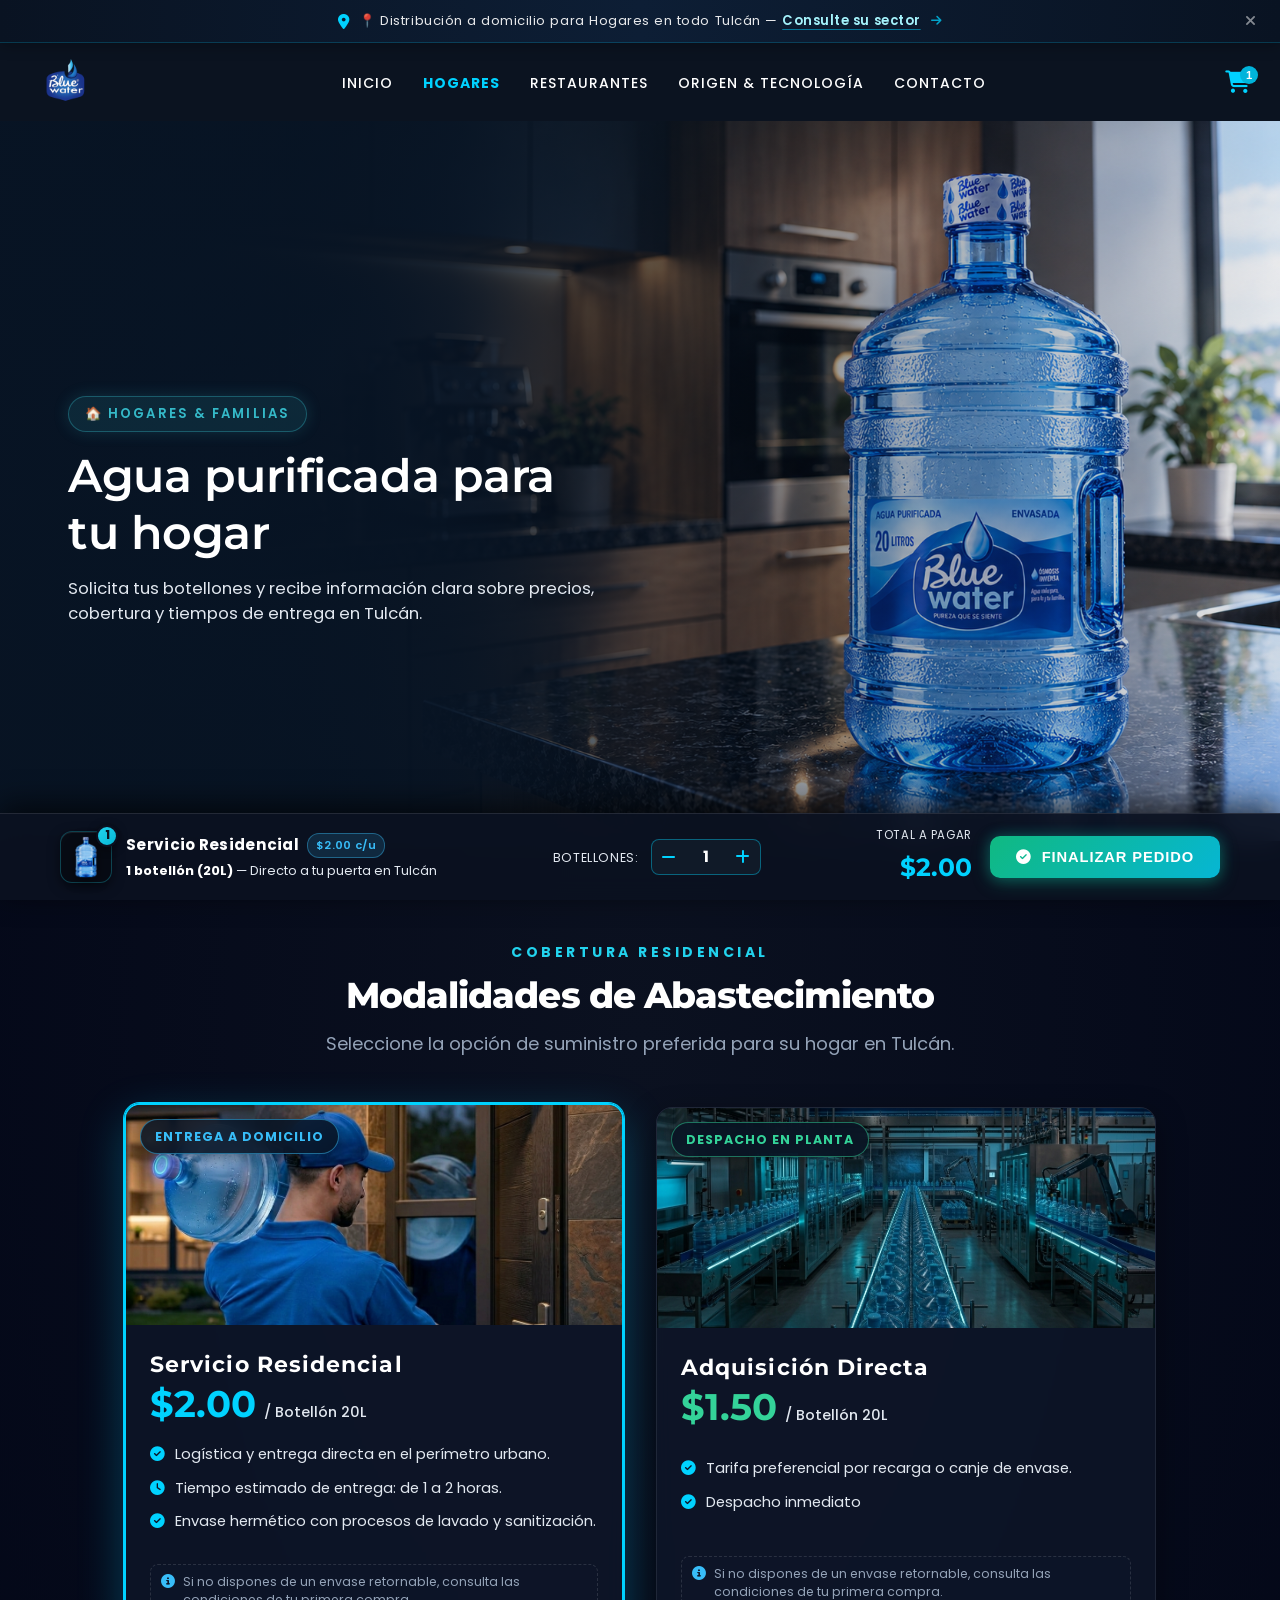
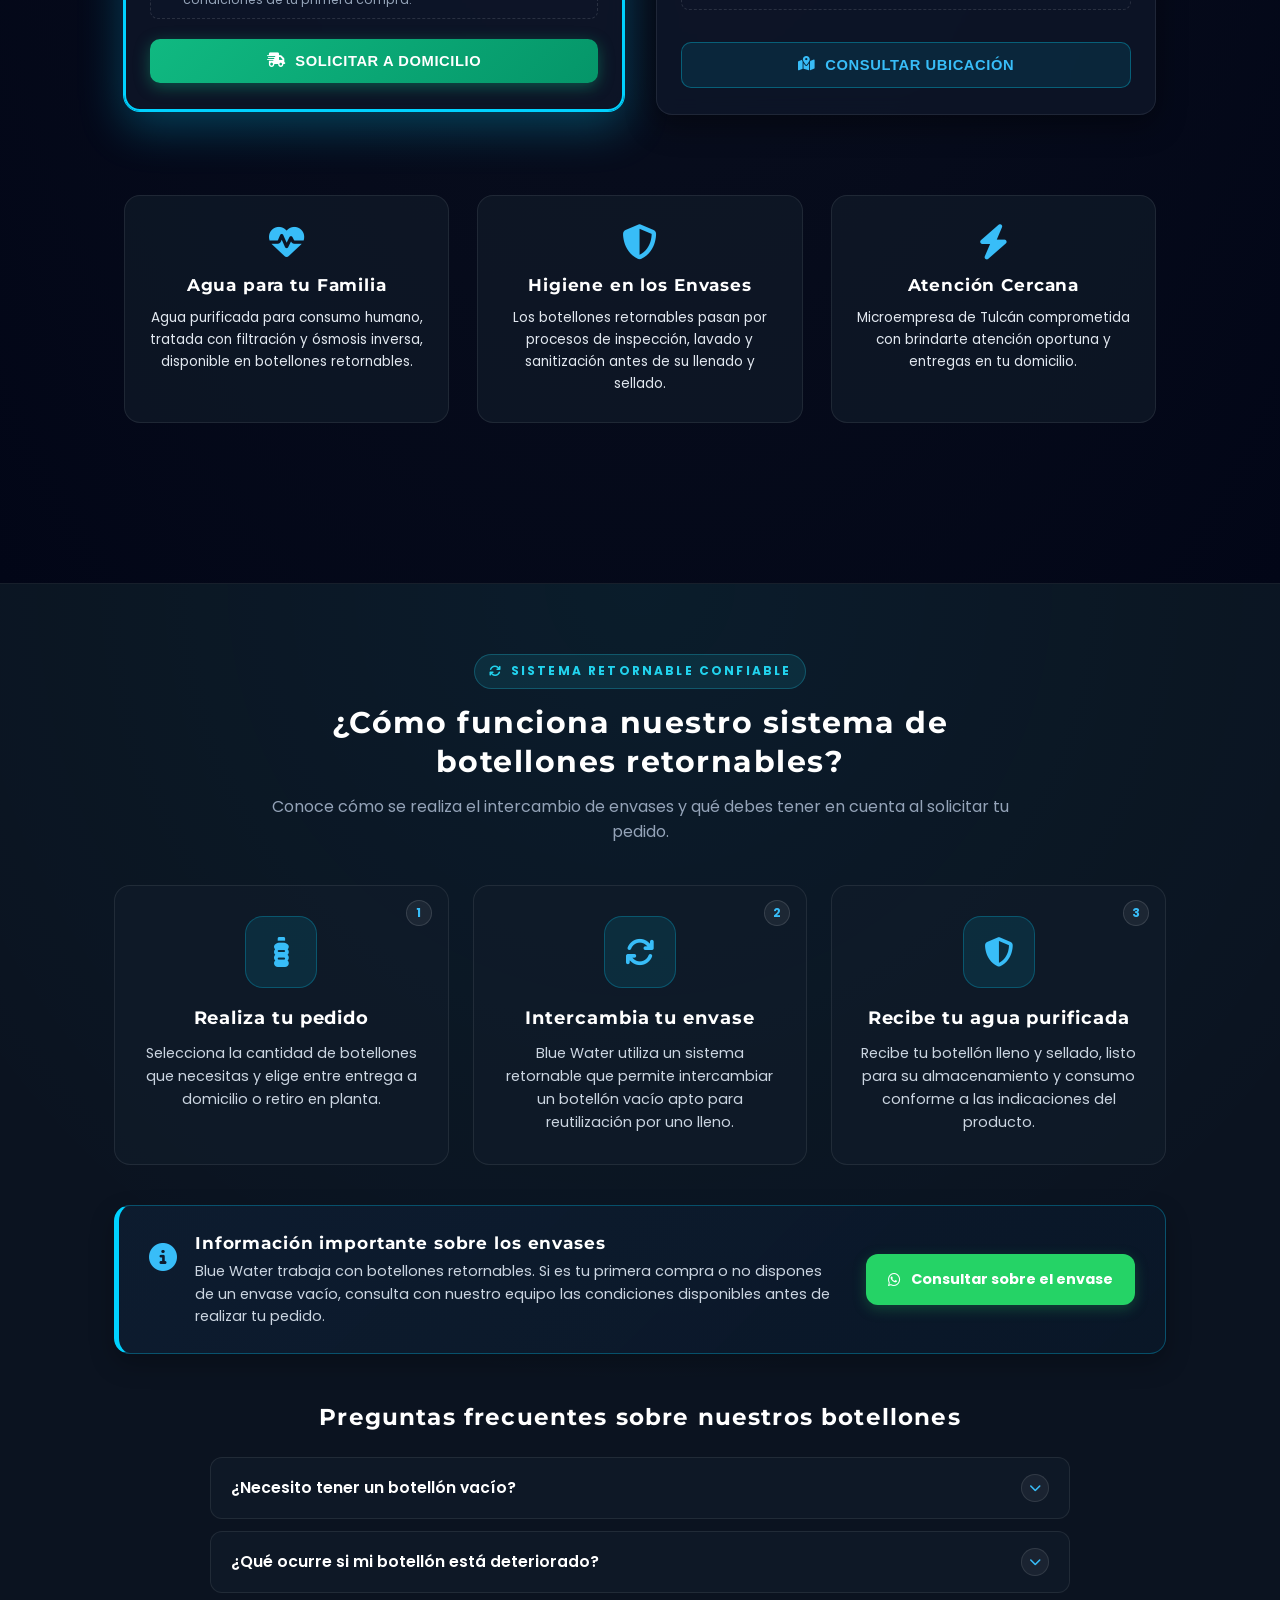
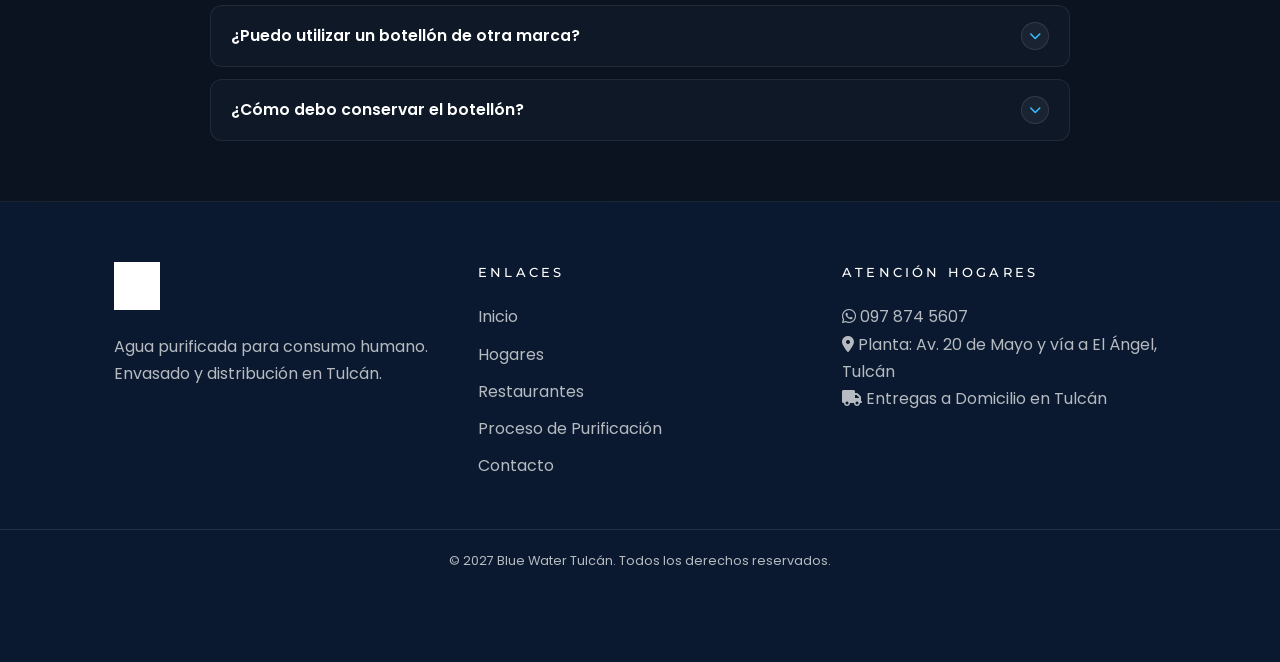
<file: hogares.html>
<!DOCTYPE html>
<html lang="es">
<head>
    <meta charset="UTF-8">
    <meta name="viewport" content="width=device-width, initial-scale=1.0">
    <title>Agua Purificada para Hogares | Blue Water Tulcán</title>
    <meta name="description" content="Agua purificada para consumo humano en botellones retornables de 20 litros para hogares en Tulcán. Entrega a domicilio por $2.00 o retiro en planta por $1.50. Pedidos directos.">
    <link href="https://fonts.googleapis.com/css2?family=Montserrat:wght@300;400;500;600;700;800&family=Poppins:wght@300;400;500;600&display=swap" rel="stylesheet">
    <link rel="stylesheet" href="styles.css">
    <link rel="stylesheet" href="https://cdnjs.cloudflare.com/ajax/libs/font-awesome/6.4.0/css/all.min.css">
    <script src="config.js"></script>
    <script src="location-picker.js"></script>
</head>
<body>

    <!-- ============================================ -->
    <!-- HEADER & NAVBAR                              -->
    <!-- ============================================ -->
    <header class="header">
        <!-- Announcement Bar -->
        <div id="promo-banner" class="promo-banner" onclick="openCoverageModal()" role="button" tabindex="0" title="Ver red de cobertura en Tulcán">
            <div class="promo-banner-content">
                <span class="promo-icon"><i class="fas fa-map-marker-alt"></i></span>
                <span class="promo-text">📍 Distribución a domicilio para Hogares en todo Tulcán — <strong>Consulte su sector</strong></span>
                <span class="promo-arrow"><i class="fas fa-arrow-right"></i></span>
            </div>
            <button class="close-banner" onclick="event.stopPropagation(); document.getElementById('promo-banner').style.display='none'" aria-label="Cerrar barra"><i class="fas fa-times"></i></button>
        </div>

        <div class="container header-container">
            <a href="index.html" class="logo" title="Ir al Inicio">
                <img src="img/blue_water_transparente.png" alt="Blue Water Logo" class="h-12 w-auto object-contain">
            </a>
            <nav class="nav-menu">
                <ul>
                    <li><a href="index.html">INICIO</a></li>
                    <li><a href="hogares.html" style="color: var(--cyan-bright); font-weight: 700;">HOGARES</a></li>
                    <li><a href="restaurantes.html">RESTAURANTES</a></li>
                    <li><a href="index.html#proceso">ORIGEN & TECNOLOGÍA</a></li>
                    <li><a href="index.html#contacto">CONTACTO</a></li>
                </ul>
            </nav>
            <div class="header-actions">
                <button class="cart-btn" onclick="openCheckoutModal()" title="Ver Pedido para Hogar">
                    <i class="fas fa-shopping-cart"></i>
                    <span class="cart-badge" id="nav-cart-badge">2</span>
                </button>
            </div>
            <button class="mobile-menu-btn" id="mobile-menu-btn" aria-label="Abrir Menú"><i class="fas fa-bars"></i></button>
        </div>
    </header>

    <!-- Mobile Nav -->
    <nav class="mobile-nav" id="mobile-nav">
        <ul>
            <li><a href="index.html">INICIO</a></li>
            <li><a href="hogares.html" style="color: var(--cyan-bright);">HOGARES</a></li>
            <li><a href="restaurantes.html">RESTAURANTES</a></li>
            <li><a href="index.html#proceso">ORIGEN & TECNOLOGÍA</a></li>
            <li><a href="index.html#contacto">CONTACTO</a></li>
        </ul>
    </nav>

    <!-- ============================================ -->
    <!-- 2. HERO BANNER - BOTELLÓN EN COCINA MODERNA  -->
    <!-- ============================================ -->
    <section class="hogar-hero" id="banner-hogares" style="background-image: url('img/Botell%C3%B3n%20Blue%20Water%20en%20cocina%20moderna.png');">
        <div class="hogar-hero-overlay"></div>

        <div class="container hogar-hero-container">
            <div class="hogar-hero-content">
                <span class="badge">🏠 HOGARES & FAMILIAS</span>
                <h1>Agua purificada para tu hogar</h1>
                <p>Solicita tus botellones y recibe información clara sobre precios, cobertura y tiempos de entrega en Tulcán.</p>
            </div>
        </div>
    </section>

    <!-- ============================================ -->
    <!-- 3. MODALIDADES DE COMPRA Y TARIFAS           -->
    <!-- ============================================ -->
    <section class="hogar-modalities-section" id="modalidades-hogar">
        <div class="hogar-modalities-container">
            <div class="resto-plans-header hogar-section-header">
                <p class="hogar-header-kicker eyebrow text-xs md:text-sm font-bold tracking-[0.25em] uppercase mb-2" style="color: #22D3EE !important; letter-spacing: 0.25em; font-weight: 700; margin-bottom: 0.5rem;">COBERTURA RESIDENCIAL</p>
                <h2 class="hogar-header-title section-title text-3xl md:text-4xl font-extrabold tracking-tight mb-3" style="color: #FFFFFF !important; opacity: 1 !important; text-shadow: none !important; margin-bottom: 0.75rem;">Modalidades de Abastecimiento</h2>
                <p class="hogar-header-desc section-lead text-base md:text-lg font-normal max-w-2xl mx-auto" style="color: #94A3B8 !important; opacity: 1 !important; max-width: 42rem; margin-left: auto; margin-right: auto;">
                    Seleccione la opción de suministro preferida para su hogar en Tulcán.
                </p>
            </div>

            <!-- 2 Tarjetas Comparativas y de Confianza Local -->
            <div class="hogar-modalities-grid">

                <!-- TARJETA 1: DOMICILIO -->
                <article class="hogar-modality-card selected-modality" id="card-modality-domicilio" onclick="setModality('domicilio')" onkeydown="if(event.key==='Enter'||event.key===' '){event.preventDefault(); setModality('domicilio');}" role="button" tabindex="0" aria-pressed="true" aria-label="Seleccionar Entrega a Domicilio por 2.00 dólares por botellón de 20L">
                    <div class="card-img-wrapper">
                        <img src="img/Foto%20de%20Domicilio.jpg" alt="Foto de Domicilio - Servicio Residencial Blue Water en Tulcán" class="card-hero-img">
                        <span class="card-floating-badge badge-domicilio">ENTREGA A DOMICILIO</span>
                    </div>

                    <div class="card-body">
                        <div class="card-header-info">
                            <h3 class="card-title">Servicio Residencial</h3>
                            <div class="card-price-row">
                                <span class="card-price-num">$2.00</span>
                                <span class="card-price-unit">/ Botellón 20L</span>
                            </div>
                        </div>

                        <ul class="card-trust-points">
                            <li>
                                <i class="fas fa-check-circle"></i>
                                <span>Logística y entrega directa en el perímetro urbano.</span>
                            </li>
                            <li>
                                <i class="fas fa-clock"></i>
                                <span>Tiempo estimado de entrega: de 1 a 2 horas.</span>
                            </li>
                            <li>
                                <i class="fas fa-check-circle"></i>
                                <span>Envase hermético con procesos de lavado y sanitización.</span>
                            </li>
                        </ul>

                        <div class="envase-first-buy-note">
                            <i class="fas fa-info-circle"></i>
                            <span>Si no dispones de un envase retornable, consulta las condiciones de tu primera compra.</span>
                        </div>

                        <button type="button" class="btn-card-action btn-card-primary" onclick="event.stopPropagation(); setModality('domicilio'); openCheckoutModal();" title="Solicitar a Domicilio">
                            <i class="fas fa-truck-fast"></i>
                            <span>Solicitar a Domicilio</span>
                        </button>
                    </div>
                </article>

                <!-- TARJETA 2: RETIRO EN PLANTA -->
                <article class="hogar-modality-card" id="card-modality-planta" onclick="setModality('planta')" onkeydown="if(event.key==='Enter'||event.key===' '){event.preventDefault(); setModality('planta');}" role="button" tabindex="0" aria-pressed="false" aria-label="Seleccionar Despacho en Planta por 1.50 dólares por botellón de 20L">
                    <div class="card-img-wrapper">
                        <img src="img/Foto%20Planta%20Hogares.jpg" alt="Foto Planta Hogares - Adquisición Directa Blue Water Tulcán" class="card-hero-img">
                        <span class="card-floating-badge badge-planta">DESPACHO EN PLANTA</span>
                    </div>

                    <div class="card-body">
                        <div class="card-header-info">
                            <h3 class="card-title">Adquisición Directa</h3>
                            <div class="card-price-row">
                                <span class="card-price-num price-planta">$1.50</span>
                                <span class="card-price-unit">/ Botellón 20L</span>
                            </div>
                        </div>

                        <ul class="card-trust-points">
                            <li>
                                <i class="fas fa-check-circle"></i>
                                <span>Tarifa preferencial por recarga o canje de envase.</span>
                            </li>
                            <li>
                                <i class="fas fa-check-circle"></i>
                                <span>Despacho inmediato</span>
                            </li>
                        </ul>

                        <div class="envase-first-buy-note">
                            <i class="fas fa-info-circle"></i>
                            <span>Si no dispones de un envase retornable, consulta las condiciones de tu primera compra.</span>
                        </div>

                        <button type="button" class="btn-card-action btn-card-outline" onclick="event.stopPropagation(); setModality('planta'); openCoverageModal();" title="Consultar Ubicación">
                            <i class="fas fa-map-location-dot"></i>
                            <span>Consultar Ubicación</span>
                        </button>
                    </div>
                </article>

            </div>

            <!-- Selector de Cantidades y Cálculo Dinámico (Oculto para simplificar el flujo hacia la barra fija única) -->
            <div class="hogar-qty-calculator" style="display: none;" aria-hidden="true">
                <div class="qty-calc-info">
                    <h4><i class="fas fa-calculator" style="color: var(--cyan-bright);"></i> ¿Cuántos botellones necesitas?</h4>
                    <p style="color: #E2E8F0;">Ingresa la cantidad exacta para tu familia. El total se calcula automáticamente según la modalidad elegida.</p>
                </div>

                <div class="qty-calc-controls">
                    <div class="qty-input-group">
                        <button type="button" class="qty-btn" onclick="changeQty(-1)" aria-label="Restar un botellón"><i class="fas fa-minus"></i></button>
                        <input type="number" id="hogar-qty-input" class="qty-number-input" value="2" min="1" step="1" oninput="handleQtyManualInput(this)" aria-label="Cantidad de botellones">
                        <button type="button" class="qty-btn" onclick="changeQty(1)" aria-label="Sumar un botellón"><i class="fas fa-plus"></i></button>
                    </div>

                    <div class="qty-calc-price-summary">
                        <span class="formula" id="qty-calc-formula">2 botellones × $2.00 c/u</span>
                        <span class="total-val" id="qty-calc-total">$4.00 USD</span>
                    </div>

                    <button type="button" class="btn-add-to-cart-hogar" onclick="addToCartHogar()">
                        <i class="fas fa-cart-plus"></i>
                        <span>Añadir al Carrito</span>
                    </button>
                </div>
            </div>

            <!-- Garantías para Familias con Espaciado Generoso -->
            <div style="margin-top: 80px; display: grid; grid-template-columns: repeat(auto-fit, minmax(240px, 1fr)); gap: 28px;">
                <div style="background: rgba(17,28,42,0.65); border: 1px solid rgba(255,255,255,0.08); border-radius: 16px; padding: 28px 24px; text-align: center;">
                    <i class="fas fa-heart-pulse" style="font-size: 2.2rem; color: #38bdf8; margin-bottom: 12px; display: inline-block;"></i>
                    <h4 style="color: #ffffff; font-size: 1.05rem; font-weight: 700; margin-bottom: 8px;">Agua para tu Familia</h4>
                    <p style="color: #E2E8F0; font-size: 0.85rem; line-height: 1.6;">Agua purificada para consumo humano, tratada con filtración y ósmosis inversa, disponible en botellones retornables.</p>
                </div>
                <div style="background: rgba(17,28,42,0.65); border: 1px solid rgba(255,255,255,0.08); border-radius: 16px; padding: 28px 24px; text-align: center;">
                    <i class="fas fa-shield-halved" style="font-size: 2.2rem; color: #38bdf8; margin-bottom: 12px; display: inline-block;"></i>
                    <h4 style="color: #ffffff; font-size: 1.05rem; font-weight: 700; margin-bottom: 8px;">Higiene en los Envases</h4>
                    <p style="color: #E2E8F0; font-size: 0.85rem; line-height: 1.6;">Los botellones retornables pasan por procesos de inspección, lavado y sanitización antes de su llenado y sellado.</p>
                </div>
                <div style="background: rgba(17,28,42,0.65); border: 1px solid rgba(255,255,255,0.08); border-radius: 16px; padding: 28px 24px; text-align: center;">
                    <i class="fas fa-bolt" style="font-size: 2.2rem; color: #38bdf8; margin-bottom: 12px; display: inline-block;"></i>
                    <h4 style="color: #ffffff; font-size: 1.05rem; font-weight: 700; margin-bottom: 8px;">Atención Cercana</h4>
                    <p style="color: #E2E8F0; font-size: 0.85rem; line-height: 1.6;">Microempresa de Tulcán comprometida con brindarte atención oportuna y entregas en tu domicilio.</p>
                </div>
            </div>

        </div>
    </section>

    <!-- ============================================================== -->
    <!-- 3.1 CÓMO FUNCIONA NUESTRO SISTEMA DE BOTELLONES RETORNABLES   -->
    <!-- ============================================================== -->
    <section class="retornables-section" id="sistema-retornables">
        <div class="retornables-container">

            <!-- Encabezado de la Sección -->
            <div class="retornables-header">
                <span class="retornables-badge">
                    <i class="fas fa-arrows-rotate"></i> SISTEMA RETORNABLE CONFIABLE
                </span>
                <h2 class="retornables-title">¿Cómo funciona nuestro sistema de botellones retornables?</h2>
                <p class="retornables-subtitle">Conoce cómo se realiza el intercambio de envases y qué debes tener en cuenta al solicitar tu pedido.</p>
            </div>

            <!-- Grilla con 3 Tarjetas Visuales -->
            <div class="retornables-grid">

                <!-- TARJETA 1. SOLICITA TU BOTELLÓN -->
                <article class="retornables-card">
                    <span class="retornables-step-badge">1</span>
                    <div class="retornables-icon-wrapper">
                        <i class="fas fa-bottle-water"></i>
                    </div>
                    <h3 class="retornables-card-title">Realiza tu pedido</h3>
                    <p class="retornables-card-desc">Selecciona la cantidad de botellones que necesitas y elige entre entrega a domicilio o retiro en planta.</p>
                </article>

                <!-- TARJETA 2. ENTREGA TU ENVASE VACÍO -->
                <article class="retornables-card">
                    <span class="retornables-step-badge">2</span>
                    <div class="retornables-icon-wrapper">
                        <i class="fas fa-arrows-rotate"></i>
                    </div>
                    <h3 class="retornables-card-title">Intercambia tu envase</h3>
                    <p class="retornables-card-desc">Blue Water utiliza un sistema retornable que permite intercambiar un botellón vacío apto para reutilización por uno lleno.</p>
                </article>

                <!-- TARJETA 3. RECIBE TU BOTELLÓN -->
                <article class="retornables-card">
                    <span class="retornables-step-badge">3</span>
                    <div class="retornables-icon-wrapper">
                        <i class="fas fa-shield-halved"></i>
                    </div>
                    <h3 class="retornables-card-title">Recibe tu agua purificada</h3>
                    <p class="retornables-card-desc">Recibe tu botellón lleno y sellado, listo para su almacenamiento y consumo conforme a las indicaciones del producto.</p>
                </article>

            </div>

            <!-- Bloque Informativo sobre Condiciones de Compra -->
            <div class="retornables-notice-box">
                <div class="retornables-notice-content">
                    <div class="retornables-notice-icon">
                        <i class="fas fa-circle-info"></i>
                    </div>
                    <div>
                        <h4 class="retornables-notice-title">Información importante sobre los envases</h4>
                        <p class="retornables-notice-text">Blue Water trabaja con botellones retornables. Si es tu primera compra o no dispones de un envase vacío, consulta con nuestro equipo las condiciones disponibles antes de realizar tu pedido.</p>
                    </div>
                </div>
                <a href="https://wa.me/593978745607?text=Hola%2C%20quisiera%20consultar%20las%20condiciones%20de%20compra%20de%20Blue%20Water%20porque%20no%20dispongo%20de%20un%20botell%C3%B3n%20retornable%20vac%C3%ADo" target="_blank" rel="noopener noreferrer" class="btn-retornable-whatsapp" title="Consultar sobre el envase por WhatsApp">
                    <i class="fab fa-whatsapp"></i>
                    <span>Consultar sobre el envase</span>
                </a>
            </div>

            <!-- Apartado de Preguntas Frecuentes (Acordeón) -->
            <div class="retornables-faq-block">
                <h3 class="retornables-faq-title">Preguntas frecuentes sobre nuestros botellones</h3>

                <div class="retornables-accordion" id="hogar-faq-accordion">

                    <!-- Pregunta 1 -->
                    <div class="retornables-accordion-item">
                        <button type="button" class="retornables-accordion-header" onclick="toggleFaqItem(this)" aria-expanded="false">
                            <span>¿Necesito tener un botellón vacío?</span>
                            <span class="retornables-accordion-icon"><i class="fas fa-chevron-down"></i></span>
                        </button>
                        <div class="retornables-accordion-body">
                            <p>Blue Water utiliza un sistema de intercambio de envases retornables. Si todavía no tienes un botellón vacío, puedes consultar las condiciones de tu primera compra con nuestro equipo.</p>
                        </div>
                    </div>

                    <!-- Pregunta 2 -->
                    <div class="retornables-accordion-item">
                        <button type="button" class="retornables-accordion-header" onclick="toggleFaqItem(this)" aria-expanded="false">
                            <span>¿Qué ocurre si mi botellón está deteriorado?</span>
                            <span class="retornables-accordion-icon"><i class="fas fa-chevron-down"></i></span>
                        </button>
                        <div class="retornables-accordion-body">
                            <p>Los envases retornables deben encontrarse en condiciones adecuadas para su reutilización. Puedes consultar con Blue Water si tu botellón es apto para el intercambio.</p>
                        </div>
                    </div>

                    <!-- Pregunta 3 -->
                    <div class="retornables-accordion-item">
                        <button type="button" class="retornables-accordion-header" onclick="toggleFaqItem(this)" aria-expanded="false">
                            <span>¿Puedo utilizar un botellón de otra marca?</span>
                            <span class="retornables-accordion-icon"><i class="fas fa-chevron-down"></i></span>
                        </button>
                        <div class="retornables-accordion-body">
                            <p>La aceptación de envases de otras marcas está sujeta a las condiciones de intercambio de Blue Water. Consulta con nuestro equipo antes de realizar el pedido.</p>
                        </div>
                    </div>

                    <!-- Pregunta 4 -->
                    <div class="retornables-accordion-item">
                        <button type="button" class="retornables-accordion-header" onclick="toggleFaqItem(this)" aria-expanded="false">
                            <span>¿Cómo debo conservar el botellón?</span>
                            <span class="retornables-accordion-icon"><i class="fas fa-chevron-down"></i></span>
                        </button>
                        <div class="retornables-accordion-body">
                            <p>Conserva el botellón en un lugar fresco, limpio y seco, protegido de la luz solar directa.</p>
                        </div>
                    </div>

                </div>
            </div>

        </div>
    </section>

    <!-- ============================================ -->
    <!-- 4. BARRA DE CARRITO FLOTANTE / PERSISTENTE   -->
    <!-- ============================================ -->
    <aside class="resto-cart-bar" id="hogar-cart-bar" aria-label="Resumen de Carrito Hogar">
        <div class="resto-cart-container">
            <!-- Izquierda: Miniatura de Producto + Detalles de Modalidad -->
            <div class="resto-cart-left">
                <!-- Miniatura dinámica fija: Botellon PNG -->
                <div class="bar-product-thumb-wrapper" aria-hidden="true">
                    <img src="img/Botellon%20PNG.png" alt="Botellón 20L Blue Water" class="bar-product-thumb">
                    <span class="bar-thumb-qty-badge" id="bar-badge-count">1</span>
                </div>
                <div class="resto-cart-details">
                    <div class="resto-cart-plan-title">
                        <span id="bar-modality-title">Servicio Residencial</span>
                        <span class="resto-cart-promo-tag" id="bar-price-tag" style="background: rgba(56, 189, 248, 0.15); border-color: rgba(56, 189, 248, 0.4); color: #38bdf8;">
                            $2.00 c/u
                        </span>
                    </div>
                    <div class="resto-cart-breakdown-text">
                        <strong id="bar-bottles-text">1 botellón (20L)</strong> — <span id="bar-subtext">Directo a tu puerta en Tulcán</span>
                    </div>
                </div>
            </div>

            <!-- Centro: Ajuste de Cantidad Rápida -->
            <div class="resto-cart-mid">
                <span class="resto-cart-label">Botellones:</span>
                <div class="resto-stepper-sm">
                    <button type="button" class="stepper-btn-sm" onclick="changeQty(-1)" aria-label="Restar botellón"><i class="fas fa-minus"></i></button>
                    <span class="stepper-display-sm" id="bar-stepper-val">1</span>
                    <button type="button" class="stepper-btn-sm" onclick="changeQty(1)" aria-label="Sumar botellón"><i class="fas fa-plus"></i></button>
                </div>
            </div>

            <!-- Derecha: Precio Total y Checkout -->
            <div class="resto-cart-right">
                <div class="resto-cart-price-block">
                    <span>Total a pagar</span>
                    <strong id="bar-total-price" style="color: #00D2FF;">$2.00</strong>
                </div>

                <button type="button" class="btn-cart-checkout" onclick="openCheckoutModal()" id="btn-open-checkout">
                    <i class="fas fa-check-circle"></i>
                    <span>Finalizar Pedido</span>
                </button>
            </div>
        </div>
    </aside>

    <!-- ============================================ -->
    <!-- 5 & 6. MODAL DE CHECKOUT & VISTA PREVIA      -->
    <!-- ============================================ -->
    <div class="resto-modal-overlay" id="hogar-modal-overlay" onclick="handleOverlayClick(event)" role="dialog" aria-modal="true" aria-labelledby="modal-step-title">
        <div class="resto-modal-card">

            <!-- Encabezado del Modal -->
            <div class="resto-modal-header">
                <div class="resto-modal-title">
                    <div class="resto-modal-title-icon" style="color: #38bdf8; background: rgba(56, 189, 248, 0.15);">
                        <i class="fas fa-clipboard-check"></i>
                    </div>
                    <div>
                        <h3 id="modal-step-title">Checkout para Hogar</h3>
                        <p id="modal-step-subtitle">Completa los datos para coordinar tu pedido de agua</p>
                    </div>
                </div>
                <button type="button" class="resto-modal-close" onclick="closeCheckoutModal()" aria-label="Cerrar ventana">
                    <i class="fas fa-times"></i>
                </button>
            </div>

            <!-- Contenido del Modal -->
            <div class="resto-modal-body">

                <!-- PASO 1: FORMULARIO -->
                <div id="step-form-view">
                    <!-- Resumen Compacto Superior -->
                    <div class="modal-order-summary-box">
                        <div class="modal-summary-plan">
                            <span>Modalidad Elegida:</span>
                            <strong id="modal-summary-modality-name" style="color: #ffffff;">Entrega a Domicilio</strong>
                            <span id="modal-summary-qty-info" style="color: #38bdf8;">2 botellones (20L) × $2.00</span>
                        </div>
                        <div class="modal-summary-totals">
                            <span style="font-size: 0.72rem; color: #E2E8F0; text-transform: uppercase;">Total a pagar:</span>
                            <div class="total-price" id="modal-summary-total" style="color: #00D2FF;">$4.00 USD</div>
                        </div>
                    </div>

                    <form id="hogar-checkout-form" onsubmit="handleFormSubmit(event)" novalidate style="display: flex; flex-direction: column; gap: 16px; margin-top: 14px;">

                        <!-- A. DATOS DEL CLIENTE -->
                        <div class="form-section-group">
                            <div class="form-section-title" style="color: #38bdf8;">
                                <i class="fas fa-user"></i>
                                <span>A. Datos del Cliente</span>
                            </div>
                            <div class="form-grid-2">
                                <div class="form-field">
                                    <label for="input-client-name">Nombre y Apellido <span class="req">*</span></label>
                                    <input type="text" id="input-client-name" class="resto-input" placeholder="Ej. María Elena Caicedo" required autocomplete="name">
                                    <span class="input-feedback" id="feedback-client-name">Por favor ingresa tu nombre y apellido.</span>
                                </div>
                                <div class="form-field">
                                    <label for="input-phone">Teléfono / WhatsApp <span class="req">*</span></label>
                                    <input type="tel" id="input-phone" class="resto-input" placeholder="Ej. 097 874 5607" required autocomplete="tel">
                                    <span class="input-feedback" id="feedback-phone">Ingresa un número telefónico válido.</span>
                                </div>
                            </div>
                            <div class="form-field">
                                <label for="input-email">Correo Electrónico <span style="color: #E2E8F0; font-size: 0.74rem;">(Opcional)</span></label>
                                <input type="email" id="input-email" class="resto-input" placeholder="Ej. mi.correo@gmail.com" autocomplete="email">
                                <span class="input-feedback" id="feedback-email">Ingresa un correo electrónico válido si deseas especificarlo.</span>
                            </div>
                        </div>

                        <!-- B. DIRECCIÓN / UBICACIÓN CONDICIONAL -->
                        <div class="form-section-group" id="group-delivery-fields">
                            <div class="form-section-title" style="color: #38bdf8;">
                                <i class="fas fa-map-location-dot"></i>
                                <span>B. Dirección de Entrega en Tulcán</span>
                            </div>

                            <div class="form-grid-2">
                                <div class="form-field">
                                    <label for="input-city">Ciudad / Localidad</label>
                                    <input type="text" id="input-city" class="resto-input" value="Tulcán" readonly style="background: rgba(15, 23, 42, 0.6); color: #E2E8F0; cursor: not-allowed;">
                                </div>
                                <div class="form-field">
                                    <label for="input-sector">Barrio o Sector <span style="color: #E2E8F0; font-size: 0.74rem;">(Opcional)</span></label>
                                    <input type="text" id="input-sector" class="resto-input" placeholder="Ej. Tajamar, Centro, La Laguna, UPEC">
                                </div>
                            </div>

                            <!-- Campo 1: Dirección de entrega -->
                            <div class="form-field">
                                <label for="input-address">Dirección <span class="req">*</span></label>
                                <input type="text" id="input-address" class="resto-input" placeholder="Ejemplo: calle principal y calle secundaria" required autocomplete="street-address">
                                <span class="input-feedback" id="feedback-address">Por favor ingresa la dirección de entrega.</span>
                            </div>

                            <!-- Campo 2: Referencia de ubicación -->
                            <div class="form-field">
                                <label for="input-reference">Referencia (opcional)</label>
                                <input type="text" id="input-reference" class="resto-input" placeholder="Ejemplo: casa azul, junto a la farmacia">
                            </div>

                            <!-- Campo 3: Ubicación en el mapa interactivo -->
                            <div class="form-field">
                                <label>Ubicación en el mapa <span class="req">*</span></label>
                                <div id="hogar-map-selector-container"></div>
                                <span class="input-feedback" id="feedback-location-required">Por favor selecciona y confirma tu ubicación en el mapa.</span>
                            </div>
                        </div>

                        <!-- B (Alternativa). RETIRO EN PLANTA NOTA CONFIRMATORIA -->
                        <div class="form-section-group" id="group-planta-info" style="display: none; background: rgba(16, 185, 129, 0.08); border-color: rgba(16, 185, 129, 0.35);">
                            <div class="form-section-title" style="color: #34D399;">
                                <i class="fas fa-warehouse"></i>
                                <span>B. Lugar de Retiro en Planta</span>
                            </div>
                            <p style="color: #e2e8f0; font-size: 0.88rem; line-height: 1.6; margin-bottom: 12px;">
                                📍 <strong>Retiro directo en nuestra planta:</strong><br>
                                Avenida 20 de Mayo y antigua vía a El Ángel, Tulcán, Carchi, Ecuador.
                            </p>
                            <p style="color: #E2E8F0; font-size: 0.82rem; margin-bottom: 16px;">
                                No requieres ingresar dirección de entrega. Te esperaremos con tus botellones listos para cargar.
                            </p>
                            <a href="https://maps.google.com/?q=Avenida+20+de+Mayo+y+antigua+via+a+El+Angel+Tulcan+Ecuador" target="_blank" rel="noopener noreferrer" class="btn-open-maps" style="background: rgba(16, 185, 129, 0.15); border-color: #10B981; color: #34D399; width: fit-content;">
                                <i class="fas fa-map-marked-alt"></i>
                                <span>Ver Ubicación de la Planta en Google Maps</span>
                            </a>
                        </div>

                        <!-- C. FORMA DE PAGO -->
                        <div class="form-section-group">
                            <div class="form-section-title" style="color: #38bdf8;">
                                <i class="fas fa-credit-card"></i>
                                <span>C. Forma de Pago <span class="req">*</span></span>
                            </div>

                            <div class="payment-options-grid">
                                <label class="payment-option-card selected" id="opt-cash-card" onclick="selectPaymentMethod('Efectivo')">
                                    <input type="radio" name="payment_method" value="Efectivo" checked class="payment-radio" id="pay-cash">
                                    <div class="payment-text">
                                        <strong><i class="fas fa-money-bill-wave" style="color: #10B981;"></i> Efectivo</strong>
                                        <p id="cash-desc-text">Cancelas al recibir en tu domicilio.</p>
                                    </div>
                                </label>

                                <label class="payment-option-card" id="opt-transfer-card" onclick="selectPaymentMethod('Transferencia bancaria')">
                                    <input type="radio" name="payment_method" value="Transferencia bancaria" class="payment-radio" id="pay-transfer">
                                    <div class="payment-text">
                                        <strong><i class="fas fa-university" style="color: #38bdf8;"></i> Transferencia bancaria</strong>
                                        <p>Los datos bancarios se proporcionarán al confirmar el pedido.</p>
                                    </div>
                                </label>
                            </div>
                        </div>

                        <!-- Botón para avanzar a la vista previa -->
                        <div style="margin-top: 8px;">
                            <button type="submit" class="btn-select-plan btn-plan-featured" style="padding: 16px; font-size: 0.95rem;">
                                <span>Continuar a Revisión del Pedido</span>
                                <i class="fas fa-arrow-right"></i>
                            </button>
                        </div>
                    </form>
                </div>

                <!-- PASO 2: VISTA PREVIA Y CONFIRMACIÓN WHATSAPP -->
                <div id="step-preview-view" style="display: none;">
                    <div class="order-preview-card">
                        <div class="preview-receipt-header">
                            <div>
                                <span style="font-size: 0.72rem; color: #38bdf8; font-weight: 700; letter-spacing: 0.1em; text-transform: uppercase;">Resumen de Pedido</span>
                                <h4 style="color: #ffffff; font-size: 1.15rem; margin: 2px 0 0;">Blue Water — Agua para el Hogar</h4>
                            </div>
                            <span class="preview-badge-status" id="prev-modality-badge"><i class="fas fa-truck"></i> A Domicilio</span>
                        </div>

                        <div class="preview-details-grid">
                            <div class="preview-detail-item">
                                <span class="label">Cliente:</span>
                                <span class="val" id="prev-client-name">—</span>
                            </div>
                            <div class="preview-detail-item">
                                <span class="label">Teléfono:</span>
                                <span class="val" id="prev-phone">—</span>
                            </div>
                            <div class="preview-detail-item full-width">
                                <span class="label">Correo:</span>
                                <span class="val" id="prev-email">No especificado</span>
                            </div>

                            <div class="preview-detail-item full-width" style="border-top: 1px dashed rgba(255,255,255,0.1); padding-top: 10px;">
                                <span class="label">Modalidad:</span>
                                <span class="val" id="prev-modality-name" style="color: #38bdf8; font-size: 1rem;">Entrega a Domicilio</span>
                            </div>

                            <div class="preview-detail-item">
                                <span class="label">Cantidad de botellones:</span>
                                <span class="val" id="prev-qty">2 botellones (20L)</span>
                            </div>
                            <div class="preview-detail-item">
                                <span class="label">Precio Unitario:</span>
                                <span class="val" id="prev-unit-price">$2.00 USD</span>
                            </div>

                            <!-- Sección de Dirección (si es Domicilio) -->
                            <div id="prev-delivery-block" class="preview-detail-item full-width" style="border-top: 1px dashed rgba(255,255,255,0.1); padding-top: 10px;">
                                <div style="display: grid; grid-template-columns: 1fr 1fr; gap: 12px;">
                                    <div class="preview-detail-item full-width">
                                        <span class="label">Dirección de Entrega:</span>
                                        <span class="val" id="prev-address">—</span>
                                    </div>
                                    <div class="preview-detail-item">
                                        <span class="label">Sector:</span>
                                        <span class="val" id="prev-sector">N/A</span>
                                    </div>
                                    <div class="preview-detail-item">
                                        <span class="label">Referencia:</span>
                                        <span class="val" id="prev-reference">N/A</span>
                                    </div>
                                    <div class="preview-detail-item full-width">
                                        <span class="label">Ubicación Google Maps:</span>
                                        <a href="#" id="prev-maps-link" target="_blank" rel="noopener noreferrer" style="color: #38bdf8; word-break: break-all; font-size: 0.82rem; text-decoration: underline;">—</a>
                                    </div>
                                </div>
                            </div>

                            <!-- Sección de Retiro en Planta (si es Planta) -->
                            <div id="prev-planta-block" class="preview-detail-item full-width" style="display: none; border-top: 1px dashed rgba(255,255,255,0.1); padding-top: 10px;">
                                <span class="label">Lugar de Retiro:</span>
                                <span class="val" style="color: #34D399;">Planta: Avenida 20 de Mayo y antigua vía a El Ángel, Tulcán</span>
                            </div>

                            <div class="preview-detail-item full-width" style="border-top: 1px dashed rgba(255,255,255,0.1); padding-top: 10px;">
                                <span class="label">Forma de Pago:</span>
                                <span class="val" id="prev-payment">—</span>
                            </div>
                        </div>

                        <!-- Recibo de Precio -->
                        <div class="preview-pricing-receipt">
                            <div>
                                <span class="total-label">Total a pagar en USD:</span>
                                <span style="display: block; font-size: 0.74rem; color: #E2E8F0;" id="prev-calc-detail">2 botellones × $2.00</span>
                            </div>
                            <div class="total-val" id="prev-total-price" style="color: #00D2FF;">$4.00 USD</div>
                        </div>
                    </div>

                    <!-- Botones de Acción -->
                    <div class="modal-actions-wrapper">
                        <button type="button" class="btn-modal-back" onclick="backToForm()">
                            <i class="fas fa-edit"></i>
                            <span>Editar Pedido</span>
                        </button>
                        <button type="button" class="btn-modal-submit" onclick="sendOrderToWhatsApp()">
                            <i class="fab fa-whatsapp" style="font-size: 1.3rem;"></i>
                            <span>Confirmar y Enviar por WhatsApp</span>
                        </button>
                    </div>
                </div>

            </div>
        </div>
    </div>

    <!-- ============================================ -->
    <!-- MODAL DE COBERTURA EN TULCÁN                 -->
    <!-- ============================================ -->
    <div id="coverage-modal" class="coverage-modal-overlay" onclick="closeCoverageModalOnOverlay(event)" aria-hidden="true" role="dialog" aria-labelledby="coverage-modal-title">
        <div class="coverage-modal-card">
            <div class="coverage-modal-header">
                <div class="coverage-title-wrapper">
                    <span class="coverage-title-icon"><i class="fas fa-route"></i></span>
                    <h3 id="coverage-modal-title">Red de Cobertura Residencial Tulcán 🚚💧</h3>
                </div>
                <button class="coverage-modal-close" onclick="closeCoverageModal()" aria-label="Cerrar ventana">
                    <i class="fas fa-times"></i>
                </button>
            </div>
            <div class="coverage-modal-body">
                <div class="w-full overflow-hidden rounded-xl bg-slate-800 shadow-inner coverage-map-wrapper">
                    <iframe 
                        src="https://www.google.com/maps/embed?pb=!1m18!1m12!1m3!1d3989.756283416187!2d-77.7214!3d0.8117!2m3!1f0!2f0!3f0!3m2!1i1024!2i768!4f13.1!3m3!1m2!1s0x8e2a19001150bf35%3A0xd6f77ec309f7a77e!2sTulc%C3%A1n%2C%20Ecuador!5e0!3m2!1ses!2sec!4v1700000000000!5m2!1ses!2sec" 
                        width="100%" 
                        height="300" 
                        style="border:0; border-radius: 12px;" 
                        allowfullscreen="" 
                        loading="lazy" 
                        referrerpolicy="no-referrer-when-downgrade"
                        title="Mapa de Tulcán Blue Water">
                    </iframe>
                </div>
                <div class="coverage-sectors-section">
                    <div class="coverage-section-title">
                        <i class="fas fa-location-dot"></i>
                        <span>Zonas de cobertura:</span>
                    </div>
                    <div class="coverage-chips-grid">
                        <span class="sector-chip active"><i class="fas fa-check"></i> Centro</span>
                        <span class="sector-chip active"><i class="fas fa-check"></i> Tajamar</span>
                        <span class="sector-chip active"><i class="fas fa-check"></i> La Laguna</span>
                        <span class="sector-chip active"><i class="fas fa-check"></i> Zona UPEC</span>
                        <span class="sector-chip active"><i class="fas fa-check"></i> El Rosario</span>
                        <span class="sector-chip active"><i class="fas fa-check"></i> San José</span>
                        <span class="sector-chip active"><i class="fas fa-check"></i> Sara Espíndola</span>
                        <span class="sector-chip active"><i class="fas fa-check"></i> Redondel del Manteño</span>
                    </div>
                </div>
                <!-- Datos Clave (Tiempos y Horarios) -->
                <div class="coverage-info-grid">
                    <div class="coverage-info-card">
                        <div class="info-card-icon"><i class="fas fa-clock"></i></div>
                        <div class="info-card-details">
                            <span class="info-label">Tiempo estimado de entrega</span>
                            <strong class="info-value">de 1 a 2 horas</strong>
                            <span class="info-sub">Directo en tu domicilio</span>
                        </div>
                    </div>
                    <div class="coverage-info-card">
                        <div class="info-card-icon"><i class="fas fa-calendar-alt"></i></div>
                        <div class="info-card-details">
                            <span class="info-label">Horarios de atención</span>
                            <strong class="info-value">Lunes a Sábado: 7:30 AM - 6:30 PM</strong>
                            <span class="info-sub">Domingos: 8:00 AM - 1:00 PM</span>
                        </div>
                    </div>
                </div>
                <div class="coverage-action-wrapper">
                    <button type="button" onclick="closeCoverageModal(); openCheckoutModal();" class="coverage-cta-btn" style="border:none; cursor:pointer;">
                        <i class="fas fa-house-water"></i>
                        <span>Solicitar Pedido para mi Hogar</span>
                    </button>
                </div>
            </div>
        </div>
    </div>

    <!-- ============================================ -->
    <!-- FOOTER                                       -->
    <!-- ============================================ -->
    <footer class="footer" style="padding-bottom: 90px;">
        <div class="container footer-content">
            <div class="footer-logo">
                <img src="img/logo.png" alt="Blue Water Logo" onerror="this.src='img/Logo%20Blue%20Water%20reco.png';" style="max-height: 48px; filter: brightness(0) invert(1);">
                <p>Agua purificada para consumo humano. Envasado y distribución en Tulcán.</p>
            </div>
            <div class="footer-links">
                <h4>ENLACES</h4>
                <ul>
                    <li><a href="index.html">Inicio</a></li>
                    <li><a href="hogares.html">Hogares</a></li>
                    <li><a href="restaurantes.html">Restaurantes</a></li>
                    <li><a href="index.html#proceso">Proceso de Purificación</a></li>
                    <li><a href="index.html#contacto">Contacto</a></li>
                </ul>
            </div>
            <div class="footer-contact">
                <h4>ATENCIÓN HOGARES</h4>
                <p><i class="fab fa-whatsapp"></i> 097 874 5607</p>
                <p><i class="fas fa-map-marker-alt"></i> Planta: Av. 20 de Mayo y vía a El Ángel, Tulcán</p>
                <p><i class="fas fa-truck"></i> Entregas a Domicilio en Tulcán</p>
            </div>
        </div>
        <div class="footer-bottom">
            <p>&copy; 2027 Blue Water Tulcán. Todos los derechos reservados.</p>
        </div>
    </footer>

    <!-- ============================================ -->
    <!-- JAVASCRIPT E-COMMERCE HOGARES ENGINE         -->
    <!-- ============================================ -->
    <script>
        // ESTADO GLOBAL DEL PEDIDO HOGAR (SIN PROMOCIONES)
        const hogarState = {
            modality: 'domicilio', // 'domicilio' ($2.00) o 'planta' ($1.50)
            quantity: 1,           // Entero positivo >= 1
            get unitPrice() {
                return this.modality === 'domicilio' ? 2.00 : 1.50;
            },
            get modalityTitle() {
                return this.modality === 'domicilio' ? 'Servicio Residencial' : 'Adquisición Directa';
            },
            get totalPrice() {
                return (this.quantity * this.unitPrice).toFixed(2);
            },
            customer: {
                name: '',
                phone: '',
                email: '',
                city: 'Tulcán',
                address: '',
                sector: '',
                reference: '',
                mapsUrl: '',
                paymentMethod: 'Efectivo'
            }
        };

        const WHATSAPP_NUMBER = '593978745607';

        // Instancia del selector de ubicación
        let hogarLocationPicker = null;

        // SELECCIONAR MODALIDAD (DOMICILIO VS PLANTA)
        function setModality(mode) {
            hogarState.modality = mode;
            updateUI();

            // Sincronizar estilo en las tarjetas
            const cardDom = document.getElementById('card-modality-domicilio');
            const cardPlanta = document.getElementById('card-modality-planta');

            if (mode === 'domicilio') {
                cardDom?.classList.add('selected-modality');
                cardDom?.setAttribute('aria-pressed', 'true');
                cardPlanta?.classList.remove('selected-modality');
                cardPlanta?.setAttribute('aria-pressed', 'false');
            } else {
                cardPlanta?.classList.add('selected-modality');
                cardPlanta?.setAttribute('aria-pressed', 'true');
                cardDom?.classList.remove('selected-modality');
                cardDom?.setAttribute('aria-pressed', 'false');
            }

            animateCartBar();
        }

        // CAMBIAR CANTIDAD (+ / -)
        function changeQty(delta) {
            const nextQty = hogarState.quantity + delta;
            if (nextQty >= 1) {
                hogarState.quantity = Math.floor(nextQty);
                updateUI();
                animateCartBar();
            }
        }

        // ENTRADA MANUAL DE CANTIDAD (VALIDACIÓN ESTRICTA)
        function handleQtyManualInput(inputEl) {
            let val = parseInt(inputEl.value, 10);
            if (isNaN(val) || val < 1) {
                val = 1;
            }
            hogarState.quantity = Math.floor(val);
            inputEl.value = hogarState.quantity;
            updateUI();
            animateCartBar();
        }

        // BOTÓN "AÑADIR AL CARRITO"
        function addToCartHogar() {
            animateCartBar();
            openCheckoutModal();
        }

        // ACTUALIZAR TODAS LAS VISTAS
        function updateUI() {
            const qty = hogarState.quantity;
            const unitPrice = hogarState.unitPrice.toFixed(2);
            const total = hogarState.totalPrice;
            const isDom = hogarState.modality === 'domicilio';

            // 1. Selector de cantidad en sección
            const qtyInput = document.getElementById('hogar-qty-input');
            const calcFormula = document.getElementById('qty-calc-formula');
            const calcTotal = document.getElementById('qty-calc-total');

            if (qtyInput) qtyInput.value = qty;
            if (calcFormula) calcFormula.textContent = `${qty} botellón${qty > 1 ? 'es' : ''} × $${unitPrice} c/u`;
            if (calcTotal) calcTotal.textContent = `$${total} USD`;

            // 2. Barra persistente flotante
            const barBadge = document.getElementById('bar-badge-count');
            const barTitle = document.getElementById('bar-modality-title');
            const barPriceTag = document.getElementById('bar-price-tag');
            const barBottlesText = document.getElementById('bar-bottles-text');
            const barSubtext = document.getElementById('bar-subtext');
            const barStepper = document.getElementById('bar-stepper-val');
            const barTotal = document.getElementById('bar-total-price');
            const navBadge = document.getElementById('nav-cart-badge');

            // Miniatura siempre fija (Botellon PNG) — solo el badge cambia
            if (barBadge) barBadge.textContent = qty;
            if (barTitle) barTitle.textContent = hogarState.modalityTitle;
            if (barPriceTag) barPriceTag.textContent = `$${unitPrice} c/u`;
            if (barBottlesText) barBottlesText.textContent = `${qty} botellón${qty > 1 ? 'es' : ''} (20L)`;
            if (barSubtext) {
                barSubtext.textContent = isDom ? 'Directo a tu puerta en Tulcán' : 'Retiro en Planta (Av. 20 de Mayo)';
            }
            if (barStepper) barStepper.textContent = qty;
            if (barTotal) barTotal.textContent = `$${total}`;
            if (navBadge) navBadge.textContent = qty;

            // 3. Mini resumen en Modal de Checkout
            const modalModality = document.getElementById('modal-summary-modality-name');
            const modalQtyInfo = document.getElementById('modal-summary-qty-info');
            const modalTotal = document.getElementById('modal-summary-total');

            if (modalModality) modalModality.textContent = hogarState.modalityTitle;
            if (modalQtyInfo) modalQtyInfo.textContent = `${qty} botellón${qty > 1 ? 'es' : ''} (20L) × $${unitPrice}`;
            if (modalTotal) modalTotal.textContent = `$${total} USD`;

            // 4. Adaptar campos según modalidad en formulario
            const deliveryGroup = document.getElementById('group-delivery-fields');
            const plantaGroup = document.getElementById('group-planta-info');
            const cashDesc = document.getElementById('cash-desc-text');

            if (isDom) {
                if (deliveryGroup) deliveryGroup.style.display = 'block';
                if (plantaGroup) plantaGroup.style.display = 'none';
                if (cashDesc) cashDesc.textContent = 'Cancelas al recibir en tu domicilio.';
            } else {
                if (deliveryGroup) deliveryGroup.style.display = 'none';
                if (plantaGroup) plantaGroup.style.display = 'block';
                if (cashDesc) cashDesc.textContent = 'Cancelas al retirar tus botellones en planta.';
                if (hogarLocationPicker) {
                    hogarLocationPicker.reset();
                }
            }
        }

        function animateCartBar() {
            const bar = document.getElementById('hogar-cart-bar');
            if (bar) {
                bar.style.transform = 'translateY(-4px)';
                setTimeout(() => { bar.style.transform = 'translateY(0)'; }, 180);
            }
        }

        // ============================================
        // MODAL DE CHECKOUT: CONTROL Y VALIDACIÓN
        // ============================================
        const modalOverlay = document.getElementById('hogar-modal-overlay');
        const formView = document.getElementById('step-form-view');
        const previewView = document.getElementById('step-preview-view');
        const modalStepTitle = document.getElementById('modal-step-title');
        const modalStepSubtitle = document.getElementById('modal-step-subtitle');

        function openCheckoutModal() {
            if (modalOverlay) {
                modalOverlay.classList.add('active');
                document.body.style.overflow = 'hidden';
                showFormStep();
                updateUI();
            }
        }

        function closeCheckoutModal() {
            if (modalOverlay) {
                modalOverlay.classList.remove('active');
                document.body.style.overflow = '';
            }
        }

        function handleOverlayClick(e) {
            if (e.target === modalOverlay) {
                closeCheckoutModal();
            }
        }

        document.addEventListener('keydown', (e) => {
            if (e.key === 'Escape' && modalOverlay && modalOverlay.classList.contains('active')) {
                closeCheckoutModal();
            }
        });

        function showFormStep() {
            formView.style.display = 'block';
            previewView.style.display = 'none';
            modalStepTitle.textContent = 'Checkout para Hogar';
            modalStepSubtitle.textContent = 'Completa los datos para coordinar tu pedido de agua';
        }

        function showPreviewStep() {
            formView.style.display = 'none';
            previewView.style.display = 'block';
            modalStepTitle.textContent = 'Confirmación de Pedido Residencial';
            modalStepSubtitle.textContent = 'Verifica la información antes de enviar por WhatsApp';
        }

        function backToForm() {
            showFormStep();
        }

        // SELECCIÓN DE FORMA DE PAGO
        function selectPaymentMethod(method) {
            hogarState.customer.paymentMethod = method;
            const cashCard = document.getElementById('opt-cash-card');
            const transferCard = document.getElementById('opt-transfer-card');
            const cashRadio = document.getElementById('pay-cash');
            const transferRadio = document.getElementById('pay-transfer');

            if (method === 'Efectivo') {
                cashCard.classList.add('selected');
                transferCard.classList.remove('selected');
                cashRadio.checked = true;
            } else {
                transferCard.classList.add('selected');
                cashCard.classList.remove('selected');
                transferRadio.checked = true;
            }
        }

        // PROCESAR FORMULARIO (PASO 1 -> PASO 2)
        function handleFormSubmit(e) {
            e.preventDefault();

            const clientNameInput = document.getElementById('input-client-name');
            const phoneInput = document.getElementById('input-phone');
            const emailInput = document.getElementById('input-email');
            const addressInput = document.getElementById('input-address');
            const sectorInput = document.getElementById('input-sector');
            const referenceInput = document.getElementById('input-reference');
            const feedbackLocationReq = document.getElementById('feedback-location-required');

            let isValid = true;

            // 1. Validar Nombre
            if (!clientNameInput.value.trim()) {
                clientNameInput.classList.add('is-invalid');
                document.getElementById('feedback-client-name').classList.add('active');
                isValid = false;
            } else {
                clientNameInput.classList.remove('is-invalid');
                clientNameInput.classList.add('is-valid');
                document.getElementById('feedback-client-name').classList.remove('active');
            }

            // 2. Validar Teléfono
            if (!phoneInput.value.trim() || phoneInput.value.trim().length < 7) {
                phoneInput.classList.add('is-invalid');
                document.getElementById('feedback-phone').classList.add('active');
                isValid = false;
            } else {
                phoneInput.classList.remove('is-invalid');
                phoneInput.classList.add('is-valid');
                document.getElementById('feedback-phone').classList.remove('active');
            }

            // 3. Validar Dirección y Ubicación en Mapa SOLO si es Domicilio
            const isDom = hogarState.modality === 'domicilio';
            let generatedMapsUrl = '';

            if (isDom) {
                if (!addressInput.value.trim()) {
                    addressInput.classList.add('is-invalid');
                    document.getElementById('feedback-address').classList.add('active');
                    isValid = false;
                } else {
                    addressInput.classList.remove('is-invalid');
                    addressInput.classList.add('is-valid');
                    document.getElementById('feedback-address').classList.remove('active');
                }

                // Ubicación en el mapa: requerida cuando el mapa/coordenadas están confirmadas o disponibles
                if (hogarLocationPicker && hogarLocationPicker.hasConfirmedLocation()) {
                    generatedMapsUrl = hogarLocationPicker.getGoogleMapsUrl();
                    if (feedbackLocationReq) feedbackLocationReq.classList.remove('active');
                } else {
                    // Si el mapa falló o no está disponible, permitir continuar con dirección escrita
                    const isMapUnavailable = hogarLocationPicker && (!hogarLocationPicker.isGoogleMapsAvailable && !hogarLocationPicker.confirmedCoords);
                    if (isMapUnavailable) {
                        generatedMapsUrl = 'Pendiente de confirmación por WhatsApp';
                        if (feedbackLocationReq) feedbackLocationReq.classList.remove('active');
                    } else {
                        isValid = false;
                        if (feedbackLocationReq) feedbackLocationReq.classList.add('active');
                    }
                }
            }

            if (!isValid) return;

            // Guardar datos en el estado
            hogarState.customer.name = clientNameInput.value.trim();
            hogarState.customer.phone = phoneInput.value.trim();
            hogarState.customer.email = emailInput.value.trim() || 'No especificado';
            hogarState.customer.city = 'Tulcán';

            if (isDom) {
                hogarState.customer.address = addressInput.value.trim();
                hogarState.customer.sector = sectorInput ? sectorInput.value.trim() || 'N/A' : 'N/A';
                hogarState.customer.reference = referenceInput.value.trim() || 'N/A';
                hogarState.customer.mapsUrl = generatedMapsUrl;
            }

            // Actualizar Pantalla de Vista Previa
            populatePreviewScreen();
            showPreviewStep();
        }

        // LLENAR VISTA PREVIA
        function populatePreviewScreen() {
            const c = hogarState.customer;
            const isDom = hogarState.modality === 'domicilio';

            document.getElementById('prev-client-name').textContent = c.name;
            document.getElementById('prev-phone').textContent = c.phone;
            document.getElementById('prev-email').textContent = c.email;

            document.getElementById('prev-modality-name').textContent = hogarState.modalityTitle;
            document.getElementById('prev-qty').textContent = `${hogarState.quantity} botellón${hogarState.quantity > 1 ? 'es' : ''} (20L)`;
            document.getElementById('prev-unit-price').textContent = `$${hogarState.unitPrice.toFixed(2)} USD`;

            const badge = document.getElementById('prev-modality-badge');
            if (badge) {
                badge.innerHTML = isDom ? '<i class="fas fa-truck"></i> A Domicilio' : '<i class="fas fa-warehouse"></i> Retiro en Planta';
            }

            // Bloques condicionales Domicilio vs Planta
            const deliveryBlock = document.getElementById('prev-delivery-block');
            const plantaBlock = document.getElementById('prev-planta-block');

            if (isDom) {
                if (deliveryBlock) deliveryBlock.style.display = 'block';
                if (plantaBlock) plantaBlock.style.display = 'none';

                document.getElementById('prev-address').textContent = `${c.address}, Tulcán`;
                document.getElementById('prev-sector').textContent = c.sector;
                document.getElementById('prev-reference').textContent = c.reference;

                const mapsEl = document.getElementById('prev-maps-link');
                mapsEl.textContent = c.mapsUrl;
                mapsEl.href = c.mapsUrl;
            } else {
                if (deliveryBlock) deliveryBlock.style.display = 'none';
                if (plantaBlock) plantaBlock.style.display = 'block';
            }

            document.getElementById('prev-payment').textContent = c.paymentMethod;
            document.getElementById('prev-calc-detail').textContent = `${hogarState.quantity} botellones × $${hogarState.unitPrice.toFixed(2)}`;
            document.getElementById('prev-total-price').textContent = `$${hogarState.totalPrice} USD`;
        }

        // ============================================
        // 6. GENERACIÓN Y ENVÍO A WHATSAPP
        // ============================================
        function sendOrderToWhatsApp() {
            const c = hogarState.customer;
            const isDom = hogarState.modality === 'domicilio';
            let rawMessage = '';

            if (isDom) {
                rawMessage = `Hola, deseo realizar un pedido de Blue Water.

Nombre: ${c.name}
Teléfono: ${c.phone}
Cantidad: ${hogarState.quantity} botellón${hogarState.quantity > 1 ? 'es' : ''} (20L)
Modalidad: Entrega a domicilio
Dirección: ${c.address}
Referencia: ${c.reference}
Ubicación de entrega: ${c.mapsUrl}
Forma de pago: ${c.paymentMethod}
Total estimado: $${hogarState.totalPrice} USD

_Pedido generado desde la página web de Blue Water._`;
            } else {
                rawMessage = `*NUEVO PEDIDO HOGAR (RETIRO EN PLANTA) — BLUE WATER*

DATOS DEL CLIENTE
- Cliente: ${c.name}
- Teléfono: ${c.phone}
- Correo: ${c.email}

DETALLES DEL PEDIDO
- Modalidad: Retiro en Planta
- Cantidad de botellones: ${hogarState.quantity}
- Precio unitario: $1,50
- Total a pagar: $${hogarState.totalPrice}

LUGAR DE RETIRO
- Planta: Avenida 20 de Mayo y antigua vía a El Ángel, Tulcán, Carchi, Ecuador

FORMA DE PAGO
- ${c.paymentMethod}

_Pedido realizado desde la página web de Blue Water._`;
            }

            const encodedMessage = encodeURIComponent(rawMessage);
            const waUrl = `https://wa.me/${WHATSAPP_NUMBER}?text=${encodedMessage}`;

            // Abrir WhatsApp en nueva pestaña
            window.open(waUrl, '_blank');
        }

        // ============================================
        // MODAL DE COBERTURA
        // ============================================
        const coverageModal = document.getElementById('coverage-modal');

        function openCoverageModal() {
            if (coverageModal) {
                coverageModal.classList.add('active');
                coverageModal.setAttribute('aria-hidden', 'false');
                document.body.style.overflow = 'hidden';
            }
        }

        function closeCoverageModal() {
            if (coverageModal) {
                coverageModal.classList.remove('active');
                coverageModal.setAttribute('aria-hidden', 'true');
                document.body.style.overflow = '';
            }
        }

        function closeCoverageModalOnOverlay(e) {
            if (e.target === coverageModal) {
                closeCoverageModal();
            }
        }

        // Menú móvil
        const mobileMenuBtn = document.getElementById('mobile-menu-btn');
        const mobileNav = document.getElementById('mobile-nav');
        if (mobileMenuBtn && mobileNav) {
            mobileMenuBtn.addEventListener('click', () => mobileNav.classList.toggle('active'));
            document.querySelectorAll('.mobile-nav a').forEach(link => {
                link.addEventListener('click', () => mobileNav.classList.remove('active'));
            });
        }

        // Función Acordeón Preguntas Frecuentes Botellones Retornables
        function toggleFaqItem(buttonElement) {
            const item = buttonElement.closest('.retornables-accordion-item');
            if (!item) return;
            const isOpen = item.classList.contains('open');

            // Cerrar otros acordeones si se desea comportamiento único
            const parent = item.closest('.retornables-accordion');
            if (parent) {
                parent.querySelectorAll('.retornables-accordion-item').forEach(otherItem => {
                    if (otherItem !== item) {
                        otherItem.classList.remove('open');
                        const otherBtn = otherItem.querySelector('.retornables-accordion-header');
                        if (otherBtn) otherBtn.setAttribute('aria-expanded', 'false');
                    }
                });
            }

            if (isOpen) {
                item.classList.remove('open');
                buttonElement.setAttribute('aria-expanded', 'false');
            } else {
                item.classList.add('open');
                buttonElement.setAttribute('aria-expanded', 'true');
            }
        }

        // Header scrolled
        window.addEventListener('scroll', () => {
            const header = document.querySelector('.header');
            if (header) {
                header.classList.toggle('scrolled', window.scrollY > 40);
            }
        });

        // Inicializar UI y Location Picker al cargar
        document.addEventListener('DOMContentLoaded', () => {
            if (window.BlueWaterLocationPicker) {
                hogarLocationPicker = new BlueWaterLocationPicker({
                    containerId: 'hogar-map-selector-container',
                    onLocationConfirmed: (coords, isFallback) => {
                        const feedback = document.getElementById('feedback-location-required');
                        if (feedback) feedback.classList.remove('active');
                    },
                    onLocationCleared: () => {
                        hogarState.customer.mapsUrl = '';
                    }
                });
            }
            updateUI();
        });
    </script>
</body>
</html>
</file>
<file: styles.css>
/* Variables */
:root {
    --navy-blue: #0A192F;
    --navy-light: #112240;
    --cyan-bright: #00D2FF;
    --cyan-deep: #00B4DB;
    --white: #FFFFFF;
    --bg-light: #F7FAFC;
    --text-main: #2d2d2d;
    --text-muted: #6b7280;
    --transition: all 0.3s ease-in-out;
}

* { margin: 0; padding: 0; box-sizing: border-box; }

body {
    font-family: 'Poppins', sans-serif;
    color: var(--text-main);
    background: #0B1320;
    line-height: 1.7;
    overflow-x: hidden;
}

h1, h2, h3, h4 {
    font-family: 'Montserrat', sans-serif;
    color: var(--navy-blue);
    font-weight: 500;
    letter-spacing: 0.05em;
}

a { text-decoration: none; color: inherit; transition: var(--transition); }
ul { list-style: none; }

.container { max-width: 1100px; margin: 0 auto; padding: 0 24px; }
.section { padding: 100px 0; }

.section-title {
    text-align: center;
    font-size: 2rem;
    letter-spacing: 0.15em;
    text-transform: uppercase;
    margin-bottom: 15px;
}

.section-title.left { text-align: left; }

.section-lead {
    text-align: center;
    color: #94A3B8; /* Grey Light */
    max-width: 600px;
    margin: 0 auto 60px;
    font-weight: 300;
}

.eyebrow {
    text-transform: uppercase;
    letter-spacing: 0.3em;
    font-size: 0.75rem;
    color: var(--cyan-deep);
    font-weight: 600;
    margin-bottom: 15px;
}

.bg-light { background: var(--bg-light); }

/* Buttons */
.btn {
    display: inline-block;
    padding: 14px 36px;
    font-size: 0.8rem;
    font-weight: 600;
    letter-spacing: 0.2em;
    text-transform: uppercase;
    border-radius: 0;
    cursor: pointer;
    transition: var(--transition);
}

.btn-primary {
    background: var(--white);
    color: var(--navy-blue);
    border: 1px solid var(--white);
}

.btn-primary:hover { background: transparent; color: var(--white); }

.btn-outline-dark {
    border: 1px solid var(--navy-blue);
    color: var(--navy-blue);
}

.btn-outline-dark:hover { background: var(--navy-blue); color: var(--white); }

/* Announcement Bar (Barra superior interactiva) */
.promo-banner {
    background: linear-gradient(90deg, #091322 0%, #0d1e35 50%, #091322 100%);
    color: rgba(255, 255, 255, 0.9);
    padding: 10px 40px;
    font-size: 0.82rem;
    position: relative;
    letter-spacing: 0.04em;
    cursor: pointer;
    border-bottom: 1px solid rgba(0, 210, 255, 0.2);
    box-shadow: 0 2px 15px rgba(0, 0, 0, 0.3);
    transition: all 0.3s cubic-bezier(0.16, 1, 0.3, 1);
    user-select: none;
}

.promo-banner:hover {
    background: linear-gradient(90deg, #0b1a2e 0%, #112745 50%, #0b1a2e 100%);
    color: #ffffff;
    border-bottom-color: rgba(0, 210, 255, 0.6);
    box-shadow: 0 4px 20px rgba(0, 210, 255, 0.25);
}

.promo-banner-content {
    display: flex;
    align-items: center;
    justify-content: center;
    gap: 10px;
    transition: transform 0.25s ease;
}

.promo-banner:hover .promo-banner-content {
    transform: translateY(-1px);
}

.promo-banner .promo-icon {
    color: var(--cyan-bright);
    font-size: 0.95rem;
    display: inline-flex;
    animation: bounceIcon 2.4s infinite ease-in-out;
}

@keyframes bounceIcon {
    0%, 100% { transform: translateY(0); }
    50% { transform: translateY(-3px); }
}

.promo-banner .promo-text {
    font-weight: 400;
    font-family: 'Poppins', sans-serif;
}

.promo-banner .promo-text strong {
    color: #a5f3fc;
    font-weight: 600;
    text-decoration: underline;
    text-underline-offset: 4px;
    text-decoration-color: rgba(0, 210, 255, 0.5);
    transition: all 0.25s ease;
}

.promo-banner:hover .promo-text strong {
    color: #ffffff;
    text-decoration-color: #00d2ff;
    text-shadow: 0 0 10px rgba(0, 210, 255, 0.8);
}

.promo-banner .promo-arrow {
    color: var(--cyan-bright);
    font-size: 0.75rem;
    opacity: 0.75;
    transition: transform 0.25s ease, opacity 0.25s ease;
}

.promo-banner:hover .promo-arrow {
    opacity: 1;
    transform: translateX(4px);
}

.close-banner {
    background: none;
    border: none;
    color: rgba(255, 255, 255, 0.5);
    cursor: pointer;
    position: absolute;
    right: 18px;
    top: 50%;
    transform: translateY(-50%);
    font-size: 0.9rem;
    padding: 6px;
    display: flex;
    align-items: center;
    justify-content: center;
    border-radius: 50%;
    transition: all 0.2s ease;
    z-index: 2;
}

.close-banner:hover {
    color: #ffffff;
    background: rgba(255, 255, 255, 0.1);
}

/* Header */
.header {
    background-color: #0B1320;
    position: sticky;
    top: 0;
    width: 100%;
    z-index: 1000;
    border-bottom: none;
    transition: var(--transition);
}

.header-container {
    display: flex;
    justify-content: space-between;
    align-items: center;
    padding: 15px 30px;
    max-width: 1400px;
    margin: 0 auto;
}

.logo { 
    display: flex; 
    align-items: center; 
    background: transparent;
    text-decoration: none;
}

.logo img,
.logo-img { 
    height: 48px; 
    width: auto; 
    max-height: 48px;
    object-fit: contain; 
    display: block; 
    background: transparent;
    transition: opacity 0.2s ease, transform 0.2s ease;
}

.logo:hover img,
.logo:hover .logo-img {
    opacity: 0.95;
    transform: scale(1.02);
}

/* Clases de utilidad para logo y dimensiones */
.h-10 { height: 40px !important; }
.h-12 { height: 48px !important; }
.w-auto { width: auto !important; }
.object-contain { object-fit: contain !important; }
.bg-transparent { background: transparent !important; }

.nav-menu ul {
    display: flex;
    gap: 30px;
    align-items: center;
}

.nav-menu a {
    text-decoration: none;
    text-transform: uppercase;
    color: var(--white);
    font-weight: 500;
    font-size: 14px;
    letter-spacing: 1px;
    line-height: 1.5;
}

.nav-menu a:hover { color: var(--cyan-bright); }

.btn-whatsapp-header {
    background: #25D366;
    color: white;
    padding: 10px 20px;
    font-size: 13px;
    font-weight: 500;
    letter-spacing: 1px;
    text-transform: uppercase;
    display: flex;
    align-items: center;
    gap: 8px;
    text-decoration: none;
    line-height: 1.5;
}

.btn-whatsapp-header:hover { background: #20BA56; transform: translateY(-2px); }

.mobile-menu-btn { display: none; font-size: 1.4rem; color: var(--cyan-bright); background: none; border: none; cursor: pointer; }

.mobile-nav {
    display: none;
    background: var(--navy-blue);
    position: fixed; inset: 0;
    z-index: 998;
    padding-top: 90px;
    align-items: center;
    justify-content: flex-start;
}

.mobile-nav.active { display: flex; }
.mobile-nav ul { display: flex; flex-direction: column; gap: 25px; text-align: center; }
.mobile-nav a { color: var(--white); font-size: 1.3rem; letter-spacing: 0.2em; text-transform: uppercase; }

/* =========================================================
   HERO SECTION MODERNA - BLUE WATER ANTI-GRAVITY
   ========================================================= */
.hero-section {
    position: relative;
    min-height: 100vh;
    display: flex;
    align-items: center;
    background: linear-gradient(135deg, #0a121e 0%, #0d1726 50%, #0f1c2e 100%);
    overflow: hidden;
    padding: 130px 0 90px;
    perspective: 1000px;
}

/* Textura de piedra húmeda y efectos de fondo */
.hero-bg-texture {
    position: absolute;
    inset: 0;
    background-image: 
        radial-gradient(circle at 50% 50%, rgba(15, 28, 46, 0.4) 0%, transparent 80%),
        radial-gradient(rgba(0, 210, 255, 0.05) 1px, transparent 1px),
        radial-gradient(rgba(255, 255, 255, 0.03) 1px, transparent 1px);
    background-size: 100% 100%, 36px 36px, 24px 24px;
    background-position: 0 0, 0 0, 12px 12px;
    opacity: 0.85;
    pointer-events: none;
    z-index: 1;
}

/* Brillo sutil en la esquina superior derecha */
.hero-glow-top-right {
    position: absolute;
    top: -120px;
    right: -100px;
    width: 650px;
    height: 650px;
    background: radial-gradient(circle, rgba(0, 210, 255, 0.22) 0%, rgba(0, 180, 219, 0.1) 40%, rgba(10, 18, 30, 0) 70%);
    filter: blur(50px);
    pointer-events: none;
    z-index: 1;
}

/* Resplandor ambiental central/azul profundo */
.hero-ambient-glow {
    position: absolute;
    bottom: 10%;
    left: 20%;
    width: 500px;
    height: 350px;
    background: radial-gradient(circle, rgba(0, 140, 255, 0.12) 0%, transparent 70%);
    filter: blur(60px);
    pointer-events: none;
    z-index: 1;
}

/* Contenedor y distribución de 2 columnas */
.hero-container {
    position: relative;
    z-index: 3;
    display: grid;
    grid-template-columns: 1.15fr 0.85fr;
    gap: 40px;
    align-items: center;
    width: 100%;
}

/* Columna Izquierda: Contenido y CTA */
.hero-content {
    max-width: 620px;
}

.hero-badge {
    display: inline-flex;
    align-items: center;
    gap: 10px;
    background: rgba(0, 210, 255, 0.08);
    border: 1px solid rgba(0, 210, 255, 0.25);
    padding: 7px 18px;
    border-radius: 50px;
    margin-bottom: 24px;
    backdrop-filter: blur(8px);
}

.badge-dot {
    width: 8px;
    height: 8px;
    background: #00d2ff;
    border-radius: 50%;
    box-shadow: 0 0 10px #00d2ff, 0 0 20px #00d2ff;
    animation: pulseDot 2s infinite ease-in-out;
}

@keyframes pulseDot {
    0%, 100% { transform: scale(1); opacity: 1; }
    50% { transform: scale(1.4); opacity: 0.6; }
}

.badge-text {
    font-size: 0.8rem;
    font-weight: 500;
    color: #a5f3fc;
    letter-spacing: 0.08em;
    text-transform: uppercase;
}

.hero-title {
    font-size: clamp(2.3rem, 4.4vw, 3.6rem);
    font-weight: 700;
    line-height: 1.18;
    color: #FFFFFF;
    margin-bottom: 22px;
    letter-spacing: -0.01em;
    text-shadow: 0 4px 30px rgba(0, 0, 0, 0.5);
}

.hero-title .text-highlight {
    background: linear-gradient(120deg, #00d2ff 0%, #38bdf8 50%, #93c5fd 100%);
    -webkit-background-clip: text;
    -webkit-text-fill-color: transparent;
    display: inline-block;
    filter: drop-shadow(0 2px 14px rgba(0, 210, 255, 0.35));
}

.hero-subtitle {
    font-size: 1.05rem;
    color: #cbd5e1;
    font-weight: 300;
    line-height: 1.75;
    margin-bottom: 36px;
    max-width: 540px;
}

/* Botones CTA con bordes y efectos luminosos */
.hero-actions {
    display: flex;
    flex-wrap: wrap;
    gap: 18px;
    margin-bottom: 40px;
}

.btn-cta {
    position: relative;
    display: inline-flex;
    align-items: center;
    justify-content: center;
    gap: 12px;
    padding: 16px 34px;
    min-height: 54px;
    min-width: 210px;
    font-size: 0.92rem;
    font-weight: 600;
    letter-spacing: 0.05em;
    border-radius: 12px;
    transition: all 0.35s cubic-bezier(0.16, 1, 0.3, 1);
    overflow: hidden;
    cursor: pointer;
}

/* Botón Primario: fondo sólido cyan con texto oscuro de alta legibilidad */
.btn-cta-primary {
    background: #00D2FF;
    color: #06111e;
    border: 1px solid #00D2FF;
    box-shadow: 0 0 25px rgba(0, 210, 255, 0.45), 0 10px 20px rgba(0, 0, 0, 0.3);
    font-weight: 700;
}

.btn-cta-primary:hover {
    background: #38DDFF;
    transform: translateY(-3px) scale(1.02);
    box-shadow: 0 0 35px rgba(0, 210, 255, 0.75), 0 14px 28px rgba(0, 180, 219, 0.4);
    color: #021226;
}

.btn-cta-primary i {
    font-size: 1.2rem;
    color: #06111e;
}

.btn-glow-effect {
    position: absolute;
    top: -50%;
    left: -50%;
    width: 200%;
    height: 200%;
    background: radial-gradient(circle, rgba(255, 255, 255, 0.35) 0%, transparent 60%);
    opacity: 0;
    transform: scale(0.5);
    transition: all 0.5s ease;
    pointer-events: none;
}

.btn-cta-primary:hover .btn-glow-effect {
    opacity: 1;
    transform: scale(1);
}

/* Botón Secundario: fondo translúcido con borde fino cyan de 1px */
.btn-cta-secondary {
    background: rgba(15, 28, 46, 0.6);
    color: #e2e8f0;
    border: 1px solid #00D2FF;
    backdrop-filter: blur(10px);
    -webkit-backdrop-filter: blur(10px);
    box-shadow: 0 0 15px rgba(0, 210, 255, 0.15), inset 0 0 15px rgba(0, 210, 255, 0.05);
}

.btn-cta-secondary:hover {
    background: rgba(0, 210, 255, 0.12);
    border-color: #00d2ff;
    color: #ffffff;
    transform: translateY(-3px);
    box-shadow: 0 0 25px rgba(0, 210, 255, 0.35), inset 0 0 20px rgba(0, 210, 255, 0.15);
}

/* Indicadores / Ventajas Rápidas */
.hero-highlights {
    display: flex;
    flex-wrap: wrap;
    gap: 24px;
    padding-top: 18px;
    border-top: 1px solid rgba(255, 255, 255, 0.08);
}

.highlight-item {
    display: flex;
    align-items: center;
    gap: 9px;
    font-size: 0.82rem;
    color: #94a3b8;
    font-weight: 500;
}

.highlight-item i {
    color: #00d2ff;
    font-size: 0.95rem;
}

/* =========================================================
   COLUMNA DERECHA: EFECTO ANTI-GRAVITY Y BOTELLÓN FLOTANTE
   ========================================================= */
.hero-visual {
    position: relative;
    display: flex;
    justify-content: center;
    align-items: center;
    min-height: 520px;
    perspective: 1200px;
}

/* Contenedor Parallax 3D interactivo */
.bottle-parallax-wrapper {
    position: relative;
    display: flex;
    flex-direction: column;
    align-items: center;
    justify-content: center;
    transform-style: preserve-3d;
    transition: transform 0.1s ease-out;
    will-change: transform;
}

/* Halo / Aura azul detrás de la botella */
.bottle-glow-aura {
    position: absolute;
    top: 45%;
    left: 50%;
    transform: translate(-50%, -50%);
    width: 320px;
    height: 440px;
    background: radial-gradient(ellipse at center, rgba(0, 210, 255, 0.3) 0%, rgba(0, 140, 255, 0.12) 50%, transparent 75%);
    filter: blur(45px);
    pointer-events: none;
    z-index: 1;
}

/* A. Levitación Continua de la Imagen (20px y rotación de 1 grado) */
.bottle-floating-img {
    position: relative;
    z-index: 2;
    max-width: 370px;
    width: 100%;
    height: auto;
    display: block;
    filter: drop-shadow(0 15px 35px rgba(0, 210, 255, 0.25)) drop-shadow(0 25px 45px rgba(0, 0, 0, 0.65));
    animation: float 4.5s ease-in-out infinite;
    pointer-events: none;
    user-select: none;
}

@keyframes float {
    0% {
        transform: translateY(0px) rotate(0deg);
    }
    50% {
        transform: translateY(-20px) rotate(1deg);
    }
    100% {
        transform: translateY(0px) rotate(0deg);
    }
}

/* B. Sombra Reactiva en el Suelo (Sincronizada con la levitación) */
.bottle-dynamic-shadow {
    position: relative;
    z-index: 1;
    width: 230px;
    height: 28px;
    margin-top: 15px;
    background: radial-gradient(ellipse at center, rgba(0, 5, 15, 0.85) 0%, rgba(0, 20, 40, 0.6) 40%, rgba(0, 210, 255, 0.15) 60%, transparent 75%);
    border-radius: 50%;
    filter: blur(8px);
    animation: reactiveShadow 4.5s ease-in-out infinite;
    transform-origin: center center;
}

@keyframes reactiveShadow {
    0% {
        transform: scale(1);
        opacity: 0.9;
    }
    50% {
        /* Cuando la botella sube (-20px), la sombra se achica y pierde opacidad */
        transform: scale(0.72);
        opacity: 0.45;
        filter: blur(12px);
    }
    100% {
        /* Cuando la botella baja, se expande y recupera opacidad */
        transform: scale(1);
        opacity: 0.9;
        filter: blur(8px);
    }
}

/* =========================================================
   CAPAS DE BRUMA / VAPOR HELADO EN LA PARTE INFERIOR
   ========================================================= */
.mist-layer {
    position: absolute;
    bottom: 0;
    left: 0;
    width: 200%;
    height: 140px;
    pointer-events: none;
    z-index: 2;
    background-repeat: repeat-x;
}

.mist-layer-1 {
    background: radial-gradient(ellipse at 50% 100%, rgba(147, 197, 253, 0.14) 0%, rgba(10, 18, 30, 0) 70%);
    filter: blur(25px);
    animation: mistFlow 18s linear infinite alternate;
}

.mist-layer-2 {
    height: 100px;
    background: linear-gradient(to top, rgba(10, 18, 30, 0.95) 0%, rgba(15, 28, 46, 0.6) 40%, transparent 100%);
    z-index: 3;
}

.mist-layer-3 {
    height: 180px;
    background: radial-gradient(ellipse at 25% 100%, rgba(0, 210, 255, 0.08) 0%, transparent 65%),
                radial-gradient(ellipse at 75% 100%, rgba(0, 180, 219, 0.09) 0%, transparent 65%);
    filter: blur(35px);
    animation: mistFlowReverse 24s linear infinite alternate;
}

@keyframes mistFlow {
    0% { transform: translateX(0); }
    100% { transform: translateX(-15%); }
}

@keyframes mistFlowReverse {
    0% { transform: translateX(-10%); }
    100% { transform: translateX(5%); }
}

/* =========================================================
   RESPONSIVIDAD (Móviles, Tablets, Laptops)
   ========================================================= */
@media (max-width: 992px) {
    .hero-section {
        padding: 120px 0 70px;
        min-height: auto;
    }

    .hero-container {
        grid-template-columns: 1fr;
        text-align: center;
        gap: 50px;
    }

    .hero-content {
        max-width: 100%;
        display: flex;
        flex-direction: column;
        align-items: center;
    }

    .hero-subtitle {
        margin: 0 auto 30px;
    }

    .hero-actions {
        justify-content: center;
    }

    .hero-highlights {
        justify-content: center;
    }

    .hero-visual {
        min-height: 440px;
    }

    .bottle-floating-img {
        max-width: 300px;
    }
}

@media (max-width: 576px) {
    .hero-section {
        padding: 105px 0 60px;
    }

    .hero-title {
        font-size: 2.1rem;
    }

    .hero-subtitle {
        font-size: 0.95rem;
    }

    .hero-actions {
        flex-direction: column;
        width: 100%;
    }

    .btn-cta {
        width: 100%;
    }

    .bottle-floating-img {
        max-width: 250px;
    }

    .bottle-dynamic-shadow {
        width: 170px;
        height: 20px;
    }
}



/* Attributes */
.attributes-grid {
    display: grid;
    grid-template-columns: repeat(auto-fit, minmax(220px, 1fr));
    gap: 50px 30px;
    text-align: center;
}

.attribute i { font-size: 2.2rem; color: var(--cyan-deep); margin-bottom: 20px; }

.attribute h3 {
    font-size: 1rem;
    letter-spacing: 0.05em;
    margin-bottom: 12px;
    color: #00D2FF; /* Cyan neon */
    font-weight: 600;
    text-transform: uppercase;
}


.glass-card {
    background: rgba(17, 28, 42, 0.6); /* semi-transparent dark */
    border: 1px solid #1e3a5f; /* soft cyan/blue border */
    backdrop-filter: blur(12px);
    padding: 1.5rem;
    border-radius: 1rem; /* rounded-xl */
    transition: border-color 0.3s ease, box-shadow 0.3s ease;
}

.glass-card:hover {
    border-color: #00d2ff; /* cyan glow on hover */
    box-shadow: 0 0 12px rgba(0,210,255,0.4);
}


/* Showcase (imagen grande + texto) */
.showcase {
    display: grid;
    grid-template-columns: 1fr 1fr;
}

.showcase.reverse .showcase-text { order: -1; }

.showcase img { width: 100%; height: 100%; min-height: 450px; object-fit: cover; }

.showcase-text {
    padding: 80px 10%;
    display: flex;
    flex-direction: column;
    justify-content: center;
    background: var(--white);
}

.showcase-text h2 {
    font-size: 1.8rem;
    letter-spacing: 0.1em;
    margin-bottom: 20px;
}

.showcase-text p { color: var(--text-muted); font-weight: 300; margin-bottom: 30px; }

/* =========================================================
   SECCIÓN PROCESO DE PURIFICACIÓN (#proceso) - TIMELINE 5 ETAPAS
   ========================================================= */
.process-section {
    position: relative;
    background: #09111e;
    overflow: hidden;
    scroll-margin-top: 90px;
    padding: 100px 0 110px;
}

.process-bg-glow {
    position: absolute;
    inset: 0;
    background:
        radial-gradient(circle at 10% 20%, rgba(0, 210, 255, 0.09) 0%, transparent 45%),
        radial-gradient(circle at 90% 75%, rgba(0, 180, 219, 0.08) 0%, transparent 50%),
        radial-gradient(circle at 50% 50%, rgba(37, 211, 102, 0.03) 0%, transparent 60%),
        radial-gradient(rgba(0, 210, 255, 0.04) 1px, transparent 1px);
    background-size: 100% 100%, 100% 100%, 100% 100%, 32px 32px;
    pointer-events: none;
}

.process-container {
    position: relative;
    z-index: 2;
    max-width: 1120px;
}

/* Header del proceso */
.process-header {
    text-align: center;
    max-width: 760px;
    margin: 0 auto 65px;
}

.process-eyebrow-main {
    display: inline-flex;
    align-items: center;
    gap: 8px;
    font-size: 0.78rem;
    font-weight: 600;
    letter-spacing: 0.28em;
    text-transform: uppercase;
    color: var(--cyan-bright);
    margin-bottom: 16px;
    background: rgba(0, 210, 255, 0.08);
    border: 1px solid rgba(0, 210, 255, 0.22);
    padding: 6px 16px;
    border-radius: 999px;
}

.process-eyebrow-main i {
    font-size: 0.85rem;
    color: var(--cyan-bright);
}

.process-header .section-title {
    color: #ffffff;
    font-size: 2.15rem;
    font-weight: 600;
    letter-spacing: 0.06em;
    margin-bottom: 16px;
    line-height: 1.3;
}

.process-header .section-lead {
    color: #94a3b8;
    font-size: 1.05rem;
    line-height: 1.7;
    margin: 0 auto;
    font-weight: 300;
}

/* TIMELINE CONTAINER */
.process-timeline {
    position: relative;
    display: flex;
    flex-direction: column;
    gap: 28px;
    margin-bottom: 55px;
}

/* Línea conectora vertical de fondo que une los nodos */
.process-timeline::before {
    content: '';
    position: absolute;
    top: 55px;
    bottom: 55px;
    left: 45px;
    width: 2px;
    background: linear-gradient(180deg,
        rgba(0, 210, 255, 0.4) 0%,
        rgba(0, 210, 255, 0.7) 50%,
        rgba(37, 211, 102, 0.4) 100%
    );
    z-index: 1;
}

/* TARJETA DE ETAPA (STEP CARD) */
.process-step-card {
    position: relative;
    z-index: 2;
    display: grid;
    grid-template-columns: 90px 1fr 280px;
    gap: 28px;
    align-items: center;
    background: rgba(15, 27, 45, 0.85);
    backdrop-filter: blur(8px);
    -webkit-backdrop-filter: blur(8px);
    border: 1px solid rgba(0, 210, 255, 0.14);
    border-radius: 14px;
    padding: 24px 28px 24px 20px;
    box-shadow: 0 10px 30px -10px rgba(0, 0, 0, 0.5);
    transition: transform 0.3s ease, border-color 0.3s ease, box-shadow 0.3s ease;
}

.process-step-card:hover {
    transform: translateY(-3px);
    border-color: rgba(0, 210, 255, 0.35);
    box-shadow: 0 16px 36px -10px rgba(0, 210, 255, 0.15);
}

/* Nodo / Indicador numérico */
.process-step-indicator {
    display: flex;
    align-items: center;
    justify-content: center;
}

.process-step-node {
    display: flex;
    flex-direction: column;
    align-items: center;
    justify-content: center;
    width: 72px;
    height: 72px;
    border-radius: 50%;
    background: linear-gradient(135deg, #10243d 0%, #0d1b2e 100%);
    border: 2px solid var(--cyan-bright);
    box-shadow: 0 0 18px rgba(0, 210, 255, 0.3), inset 0 0 10px rgba(0, 210, 255, 0.15);
    transition: transform 0.3s ease, box-shadow 0.3s ease;
}

.process-step-card:hover .process-step-node {
    transform: scale(1.06);
    box-shadow: 0 0 24px rgba(0, 210, 255, 0.5), inset 0 0 14px rgba(0, 210, 255, 0.25);
}

.process-step-num {
    font-family: 'Montserrat', sans-serif;
    font-size: 1.15rem;
    font-weight: 700;
    color: #ffffff;
    line-height: 1;
    letter-spacing: 0.05em;
}

.process-step-icon {
    font-size: 0.85rem;
    color: var(--cyan-bright);
    margin-top: 3px;
    line-height: 1;
}

/* Columna de Contenido (Texto) */
.process-step-content {
    display: flex;
    flex-direction: column;
    justify-content: center;
}

.process-stage-tag {
    display: inline-block;
    font-size: 0.72rem;
    font-weight: 600;
    text-transform: uppercase;
    letter-spacing: 0.18em;
    color: #38bdf8;
    margin-bottom: 8px;
}

.process-step-title {
    font-family: 'Montserrat', sans-serif;
    font-size: 1.32rem;
    font-weight: 600;
    color: #ffffff;
    margin-bottom: 10px;
    line-height: 1.35;
    letter-spacing: 0.01em;
}

.process-step-desc {
    color: #cbd5e1;
    font-size: 0.94rem;
    line-height: 1.7;
    margin: 0;
    font-weight: 300;
}

/* Columna de Media (Fotografía auténtica) */
.process-step-media {
    position: relative;
    height: 160px;
    width: 100%;
    border-radius: 10px;
    overflow: hidden;
    border: 1px solid rgba(0, 210, 255, 0.18);
    background: #08111e;
}

.process-step-media img {
    width: 100%;
    height: 100%;
    object-fit: cover;
    display: block;
    transition: transform 0.5s ease;
}

.process-step-card:hover .process-step-media img {
    transform: scale(1.05);
}

.process-media-overlay {
    position: absolute;
    bottom: 0;
    left: 0;
    right: 0;
    padding: 6px 12px;
    background: linear-gradient(180deg, transparent 0%, rgba(10, 19, 32, 0.92) 100%);
    font-size: 0.72rem;
    color: #cbd5e1;
    font-weight: 500;
    display: flex;
    align-items: center;
}

.process-media-overlay span {
    display: inline-flex;
    align-items: center;
    gap: 6px;
    color: #93c5fd;
}

.process-media-overlay i {
    color: var(--cyan-bright);
    font-size: 0.75rem;
}

/* Media Fallback para etapas sin fotografía auténtica confirmada */
.process-step-media--fallback {
    display: flex;
    align-items: center;
    justify-content: center;
    background: linear-gradient(135deg, rgba(16, 36, 61, 0.7) 0%, rgba(10, 22, 38, 0.9) 100%);
    border: 1px dashed rgba(0, 210, 255, 0.28);
}

.process-fallback-badge {
    display: flex;
    flex-direction: column;
    align-items: center;
    justify-content: center;
    gap: 10px;
    text-align: center;
    padding: 16px;
}

.process-fallback-badge i {
    font-size: 1.9rem;
    color: var(--cyan-bright);
    opacity: 0.9;
    filter: drop-shadow(0 0 10px rgba(0, 210, 255, 0.35));
}

.process-fallback-badge span {
    font-size: 0.76rem;
    font-weight: 500;
    letter-spacing: 0.05em;
    color: #94a3b8;
    line-height: 1.35;
    max-width: 190px;
}

/* BLOQUE DE TRANSPARENCIA Y CONTACTO */
.process-transparency-card {
    display: grid;
    grid-template-columns: auto 1fr auto;
    align-items: center;
    gap: 24px;
    background: linear-gradient(135deg, rgba(14, 30, 52, 0.95) 0%, rgba(10, 22, 38, 0.95) 100%);
    border: 1px solid rgba(0, 210, 255, 0.3);
    border-radius: 14px;
    padding: 30px 34px;
    box-shadow: 0 12px 32px -10px rgba(0, 0, 0, 0.55);
}

.transparency-icon-box {
    width: 58px;
    height: 58px;
    border-radius: 12px;
    background: rgba(0, 210, 255, 0.12);
    border: 1px solid rgba(0, 210, 255, 0.35);
    display: flex;
    align-items: center;
    justify-content: center;
    flex-shrink: 0;
}

.transparency-icon-box i {
    font-size: 1.6rem;
    color: var(--cyan-bright);
}

.transparency-content {
    display: flex;
    flex-direction: column;
    gap: 6px;
}

.transparency-title {
    font-family: 'Montserrat', sans-serif;
    font-size: 1.25rem;
    font-weight: 600;
    color: #ffffff;
    margin: 0;
    line-height: 1.3;
}

.transparency-desc {
    color: #94a3b8;
    font-size: 0.92rem;
    line-height: 1.6;
    margin: 0;
    font-weight: 300;
}

.transparency-action {
    flex-shrink: 0;
}

.btn-process-transparency {
    display: inline-flex;
    align-items: center;
    gap: 10px;
    background: #25D366;
    color: #ffffff;
    padding: 13px 24px;
    border-radius: 8px;
    font-size: 0.88rem;
    font-weight: 600;
    letter-spacing: 0.04em;
    text-transform: none;
    box-shadow: 0 4px 16px rgba(37, 211, 102, 0.3);
    transition: background 0.25s ease, transform 0.25s ease, box-shadow 0.25s ease;
}

.btn-process-transparency:hover {
    background: #1eb855;
    color: #ffffff;
    transform: translateY(-2px);
    box-shadow: 0 6px 22px rgba(37, 211, 102, 0.45);
}

.btn-process-transparency i {
    font-size: 1.15rem;
}

/* RESPONSIVIDAD (TABLETS & MÓVILES) */
@media (max-width: 992px) {
    .process-timeline::before {
        left: 36px;
    }

    .process-step-card {
        grid-template-columns: 72px 1fr 220px;
        gap: 20px;
        padding: 20px 22px 20px 16px;
    }

    .process-step-node {
        width: 62px;
        height: 62px;
    }

    .process-step-num {
        font-size: 1rem;
    }

    .process-step-title {
        font-size: 1.18rem;
    }

    .process-step-media {
        height: 140px;
    }

    .process-transparency-card {
        grid-template-columns: 1fr;
        text-align: center;
        gap: 18px;
        padding: 28px 22px;
    }

    .transparency-icon-box {
        margin: 0 auto;
    }

    .transparency-action {
        width: 100%;
    }

    .btn-process-transparency {
        width: 100%;
        justify-content: center;
    }
}

@media (max-width: 768px) {
    .process-section {
        padding: 70px 0 80px;
    }

    .process-header {
        margin-bottom: 45px;
    }

    .process-header .section-title {
        font-size: 1.65rem;
    }

    .process-header .section-lead {
        font-size: 0.95rem;
    }

    /* Timeline vertical puro en celular: el conector corre a la izquierda */
    .process-timeline::before {
        left: 27px;
        top: 35px;
        bottom: 35px;
    }

    .process-step-card {
        grid-template-columns: 56px 1fr;
        grid-template-rows: auto auto;
        gap: 16px 14px;
        padding: 18px 16px;
        border-radius: 12px;
    }

    .process-step-indicator {
        grid-column: 1;
        grid-row: 1;
        align-self: flex-start;
    }

    .process-step-node {
        width: 52px;
        height: 52px;
    }

    .process-step-num {
        font-size: 0.95rem;
    }

    .process-step-icon {
        font-size: 0.72rem;
    }

    .process-step-content {
        grid-column: 2;
        grid-row: 1;
    }

    .process-step-title {
        font-size: 1.1rem;
        margin-bottom: 6px;
    }

    .process-step-desc {
        font-size: 0.88rem;
        line-height: 1.6;
    }

    .process-step-media {
        grid-column: 1 / -1;
        grid-row: 2;
        height: 170px;
        margin-top: 4px;
    }

    .process-fallback-badge {
        padding: 12px;
    }

    .process-fallback-badge i {
        font-size: 1.6rem;
    }

    .transparency-title {
        font-size: 1.12rem;
    }

    .transparency-desc {
        font-size: 0.88rem;
    }
}

@media (max-width: 480px) {
    .process-header .section-title {
        font-size: 1.45rem;
    }

    .process-step-media {
        height: 150px;
    }
}
/* Pricing */
.pricing-cards {
    display: grid;
    grid-template-columns: repeat(auto-fit, minmax(280px, 1fr));
    gap: 30px;
    margin-top: 50px;
}

.price-card {
    border: 1px solid rgba(0,0,0,0.08);
    padding: 50px 35px;
    text-align: center;
    transition: var(--transition);
}

.price-card:hover { border-color: var(--cyan-deep); transform: translateY(-5px); }

.price-card.highlight { background: var(--navy-blue); color: white; }

.price-card.highlight h3 { color: var(--cyan-bright); }

.price-card h3 { font-size: 0.9rem; letter-spacing: 0.25em; margin-bottom: 20px; }

.price-card .price { font-size: 3rem; font-weight: 300; color: var(--cyan-deep); margin-bottom: 10px; }

.price-card.highlight .price { color: var(--cyan-bright); }

.price-card .promo-text { font-size: 1.8rem; letter-spacing: 0.05em; }

.price-card p { color: var(--text-muted); font-weight: 300; }

.price-card.highlight p { color: rgba(255,255,255,0.7); }

.features { margin-top: 25px; text-align: left; display: inline-block; }

.features li { margin-bottom: 10px; display: flex; gap: 10px; font-size: 0.9rem; font-weight: 300; }

.features li i { color: var(--cyan-deep); }

.price-card.highlight .features li i { color: var(--cyan-bright); }

/* About */
.about-grid {
    display: grid;
    grid-template-columns: 1fr 1fr;
    gap: 60px;
    align-items: center;
}

.about-grid p { color: var(--text-muted); font-weight: 300; }

.location-card {
    display: flex; gap: 15px; align-items: center;
    border-left: 2px solid var(--cyan-deep);
    padding: 15px 20px;
    margin-top: 25px;
    background: var(--white);
}

.location-card i { font-size: 1.5rem; color: var(--cyan-deep); }

.delivery-note { margin-top: 20px; font-weight: 400; }

.gallery-img { width: 100%; box-shadow: 0 20px 50px rgba(0,0,0,0.1); }

/* Contact */
.contact-container { display: grid; grid-template-columns: 1fr 1fr; gap: 60px; }

.info-item { display: flex; gap: 15px; margin-bottom: 25px; align-items: flex-start; }

.info-item i { font-size: 1.3rem; color: var(--cyan-deep); margin-top: 4px; }

.info-item h4 { font-size: 0.85rem; letter-spacing: 0.15em; text-transform: uppercase; margin-bottom: 4px; }

.info-item p { color: var(--text-muted); font-weight: 300; font-size: 0.95rem; }

.contact-form { border: 1px solid rgba(0,0,0,0.08); padding: 40px; }

.contact-form h3 { font-size: 0.95rem; letter-spacing: 0.2em; margin-bottom: 25px; }

.form-group { margin-bottom: 18px; }

.form-group input, .form-group textarea {
    width: 100%;
    padding: 14px;
    border: 1px solid #e2e8f0;
    border-radius: 0;
    font-family: 'Poppins', sans-serif;
    font-size: 0.9rem;
}

.form-group input:focus, .form-group textarea:focus {
    outline: none; border-color: var(--cyan-deep);
}

.btn.btn-primary.w-100 {
    width: 100%;
    background: var(--navy-blue);
    color: var(--white);
    border: 1px solid var(--navy-blue);
}

.btn.btn-primary.w-100:hover { background: var(--cyan-deep); border-color: var(--cyan-deep); }

/* Footer */
.footer { background: var(--navy-blue); color: rgba(255,255,255,0.7); padding: 60px 0 20px; }

.footer-content {
    display: grid;
    grid-template-columns: repeat(auto-fit, minmax(200px, 1fr));
    gap: 40px;
    margin-bottom: 40px;
}

.footer-logo img { height: 50px; margin-bottom: 15px; filter: brightness(0) invert(1); }

.footer h4 { color: var(--white); font-size: 0.8rem; letter-spacing: 0.25em; margin-bottom: 20px; }

.footer-links li { margin-bottom: 10px; }

.footer-links a:hover { color: var(--cyan-bright); }

.footer-bottom { text-align: center; padding-top: 20px; border-top: 1px solid rgba(255,255,255,0.1); font-size: 0.8rem; }

/* Floating WhatsApp */
.floating-whatsapp {
    position: fixed; bottom: 30px; right: 30px;
    background: #25D366; color: white;
    width: 55px; height: 55px; border-radius: 50%;
    display: flex; justify-content: center; align-items: center;
    font-size: 1.8rem; z-index: 1000;
    box-shadow: 0 10px 20px rgba(37,211,102,0.4);
    animation: pulse 2s infinite;
}

.floating-whatsapp:hover { background: #20BA56; }

@keyframes pulse {
    0% { box-shadow: 0 0 0 0 rgba(37,211,102,0.6); }
    70% { box-shadow: 0 0 0 14px rgba(37,211,102,0); }
    100% { box-shadow: 0 0 0 0 rgba(37,211,102,0); }
}

.w-100 { width: 100%; }

/* Responsive */
@media (max-width: 992px) {
    .showcase, .about-grid, .contact-container { grid-template-columns: 1fr; }
    .showcase.reverse .showcase-text { order: 0; }
}

@media (max-width: 768px) {
    .nav-menu, .btn-whatsapp-header { display: none; }
    .mobile-menu-btn { display: block; }
    .section { padding: 70px 0; }
    .hero-sub { padding: 0 10px; }
}
/* Header Actions */
.header-actions {
    display: flex;
    align-items: center;
    gap: 15px;
}

.cart-btn {
    background: none;
    border: none;
    font-size: 1.4rem;
    color: var(--cyan-bright);
    cursor: pointer;
    position: relative;
    display: flex;
    align-items: center;
    justify-content: center;
}

.cart-badge {
    position: absolute;
    top: -5px;
    right: -8px;
    background: var(--cyan-deep);
    color: white;
    font-size: 0.7rem;
    font-weight: 700;
    width: 18px;
    height: 18px;
    border-radius: 50%;
    display: flex;
    align-items: center;
    justify-content: center;
}

/* Cart Drawer */
.cart-overlay {
    position: fixed;
    inset: 0;
    background: rgba(10, 25, 47, 0.5);
    z-index: 1001;
    opacity: 0;
    visibility: hidden;
    transition: var(--transition);
}

.cart-overlay.active {
    opacity: 1;
    visibility: visible;
}

.cart-drawer {
    position: fixed;
    top: 0;
    right: -400px;
    width: 100%;
    max-width: 400px;
    height: 100vh;
    background: white;
    z-index: 1002;
    box-shadow: -5px 0 30px rgba(0, 0, 0, 0.1);
    display: flex;
    flex-direction: column;
    transition: right 0.4s cubic-bezier(0.77, 0, 0.175, 1);
}

.cart-drawer.active {
    right: 0;
}

.cart-header {
    padding: 20px 25px;
    border-bottom: 1px solid #e5e5e5;
    display: flex;
    justify-content: space-between;
    align-items: center;
}

.cart-header h3 {
    margin: 0;
    font-size: 1.2rem;
}

.close-cart {
    background: none;
    border: none;
    font-size: 1.2rem;
    color: var(--text-muted);
    cursor: pointer;
}

.close-cart:hover {
    color: var(--navy-blue);
}

.cart-body {
    padding: 25px;
    flex: 1;
    overflow-y: auto;
}

.cart-item {
    display: flex;
    justify-content: space-between;
    align-items: center;
    margin-bottom: 25px;
    padding-bottom: 20px;
    border-bottom: 1px solid #e5e5e5;
}

.cart-item-info h4 {
    margin-bottom: 5px;
    font-size: 1rem;
}

.cart-item-info p {
    font-size: 0.85rem;
    margin: 0;
}

.cart-item-controls {
    display: flex;
    align-items: center;
    gap: 10px;
    border: 1px solid #e5e5e5;
    border-radius: 5px;
    padding: 5px 10px;
}

.qty-btn {
    background: none;
    border: none;
    font-size: 1.2rem;
    color: var(--navy-blue);
    cursor: pointer;
    width: 20px;
    height: 20px;
    display: flex;
    align-items: center;
    justify-content: center;
}

.qty-display {
    font-weight: 600;
    min-width: 20px;
    text-align: center;
}

.promo-banner-cart {
    background: #e8f7f2;
    color: #20BA56;
    padding: 10px;
    border-radius: 5px;
    font-size: 0.85rem;
    font-weight: 600;
    text-align: center;
    margin-bottom: 25px;
    border: 1px solid #20BA56;
}

.cart-options {
    margin-bottom: 25px;
}

.cart-options label {
    display: block;
    font-size: 0.9rem;
    font-weight: 600;
    margin-bottom: 8px;
    color: var(--navy-blue);
}

.cart-select, .cart-input {
    width: 100%;
    padding: 12px;
    border: 1px solid #e5e5e5;
    border-radius: 5px;
    font-family: 'Poppins', sans-serif;
    font-size: 0.9rem;
    margin-bottom: 15px;
}

.cart-select:focus, .cart-input:focus {
    outline: none;
    border-color: var(--cyan-deep);
}

.cart-footer {
    padding: 25px;
    border-top: 1px solid #e5e5e5;
    background: #f9f9f9;
}

.cart-total {
    display: flex;
    justify-content: space-between;
    align-items: center;
    font-size: 1.2rem;
    font-weight: 700;
    color: var(--navy-blue);
    margin-bottom: 20px;
}

.btn-checkout {
    width: 100%;
    background: #25D366;
    color: white;
    border: none;
    padding: 15px;
    font-size: 1rem;
    font-weight: 600;
    letter-spacing: 1px;
    text-transform: uppercase;
    border-radius: 5px;
    cursor: pointer;
    display: flex;
    justify-content: center;
    align-items: center;
    gap: 10px;
    transition: var(--transition);
}

.btn-checkout:hover {
    background: #20BA56;
}

/* =========================================================
   CARRITO · FLUJO UNIFICADO EN 2 FASES
   ========================================================= */
.cart-header > div { display: flex; flex-direction: column; }

.cart-step-indicator {
    margin-top: 4px;
    font-size: 0.7rem;
    font-weight: 700;
    letter-spacing: 0.14em;
    text-transform: uppercase;
    color: var(--cyan-deep);
}

.cart-phase {
    flex: 1;
    min-height: 0;
    display: flex;
    flex-direction: column;
}

.cart-empty {
    flex: 1;
    display: flex;
    flex-direction: column;
    align-items: center;
    justify-content: center;
    text-align: center;
    padding: 40px 28px;
    gap: 8px;
}

.cart-empty > i {
    font-size: 2.6rem;
    color: var(--cyan-deep);
    margin-bottom: 8px;
}

.cart-empty h4 {
    font-size: 1.2rem;
    color: var(--navy-blue);
}

.cart-empty p {
    font-size: 0.9rem;
    color: var(--text-muted);
    max-width: 280px;
    line-height: 1.5;
}

.cart-empty-actions {
    display: flex;
    flex-direction: column;
    gap: 10px;
    width: 100%;
    margin-top: 16px;
}

.btn-empty-action {
    display: inline-flex;
    align-items: center;
    justify-content: center;
    gap: 8px;
    padding: 12px 16px;
    border-radius: 10px;
    font-size: 0.9rem;
    font-weight: 600;
    border: 1px solid transparent;
    transition: var(--transition);
}

.btn-empty-primary { background: var(--navy-blue); color: #ffffff; }
.btn-empty-primary:hover { background: #112240; }
.btn-empty-outline { background: transparent; color: var(--navy-blue); border-color: var(--cyan-deep); }
.btn-empty-outline:hover { background: rgba(0, 180, 219, 0.08); }

.btn-empty-quick {
    margin-top: 14px;
    background: none;
    border: none;
    color: var(--cyan-deep);
    font-family: 'Poppins', sans-serif;
    font-size: 0.82rem;
    font-weight: 600;
    cursor: pointer;
    text-decoration: underline;
}

.cart-phase-label {
    display: inline-flex;
    align-items: center;
    gap: 10px;
    margin-bottom: 18px;
    font-size: 0.76rem;
    font-weight: 700;
    letter-spacing: 0.12em;
    text-transform: uppercase;
    color: var(--navy-blue);
}

.cart-phase-label span {
    width: 24px;
    height: 24px;
    border-radius: 50%;
    background: var(--cyan-bright);
    color: #06111e;
    font-size: 0.78rem;
    font-weight: 800;
    display: inline-flex;
    align-items: center;
    justify-content: center;
}

.cart-items-list { margin-bottom: 4px; }

/* Selector de modalidad */
.modality-options { display: flex; flex-direction: column; gap: 10px; }

.modality-option {
    display: flex;
    align-items: center;
    gap: 12px;
    padding: 12px 14px;
    border: 1px solid #e5e5e5;
    border-radius: 12px;
    background: #ffffff;
    cursor: pointer;
    transition: var(--transition);
}

.modality-option:hover { border-color: var(--cyan-deep); }

.modality-option.is-selected {
    border-color: var(--cyan-deep);
    background: #f0fbff;
    box-shadow: 0 0 0 3px rgba(0, 180, 219, 0.12);
}

.modality-option input { accent-color: var(--cyan-deep); flex-shrink: 0; }

.modality-icon { font-size: 1.25rem; line-height: 1; }

.modality-text { display: flex; flex-direction: column; line-height: 1.25; }

.modality-text strong { font-size: 0.9rem; color: var(--navy-blue); }

.modality-text small { font-size: 0.78rem; color: var(--text-muted); }

/* Subtotal */
.cart-subtotal-box {
    margin-top: 20px;
    padding: 14px 16px;
    background: #f7fafc;
    border: 1px solid #e5e5e5;
    border-radius: 12px;
    display: flex;
    flex-direction: column;
    gap: 8px;
}

.cart-subtotal-box > div {
    display: flex;
    align-items: center;
    justify-content: space-between;
    font-size: 0.88rem;
    color: var(--text-muted);
}

.cart-subtotal-box strong { color: var(--navy-blue); font-size: 0.95rem; }

.cart-subtotal-box > div:last-child strong { color: var(--cyan-deep); font-size: 1.2rem; }

/* Botón de avance */
.btn-continue { background: var(--navy-blue); }
.btn-continue:hover { background: #112240; }

/* Fase 2 */
.cart-back-btn {
    display: inline-flex;
    align-items: center;
    gap: 8px;
    margin-bottom: 16px;
    padding: 0;
    background: none;
    border: none;
    color: var(--text-muted);
    font-family: 'Poppins', sans-serif;
    font-size: 0.84rem;
    font-weight: 600;
    cursor: pointer;
    transition: var(--transition);
}

.cart-back-btn:hover { color: var(--navy-blue); }

.cart-summary-compact {
    padding: 12px 14px;
    margin-bottom: 20px;
    background: #f7fafc;
    border: 1px solid #e5e5e5;
    border-radius: 12px;
}

.cart-summary-compact summary {
    display: flex;
    align-items: center;
    justify-content: space-between;
    gap: 10px;
    cursor: pointer;
    font-size: 0.85rem;
    color: var(--text-muted);
    list-style: none;
}

.cart-summary-compact summary::-webkit-details-marker { display: none; }

.cart-summary-compact summary strong { color: var(--navy-blue); }

.summary-total { font-size: 1rem; font-weight: 700; color: var(--cyan-deep); }

.summary-details {
    display: flex;
    flex-direction: column;
    gap: 6px;
    margin-top: 12px;
    padding-top: 12px;
    border-top: 1px dashed #dbe3ec;
    font-size: 0.82rem;
    color: var(--text-muted);
}

/* Formulario fase 2 */
.cart-data-form { display: flex; flex-direction: column; }

.cart-data-form label {
    margin-bottom: 6px;
    font-size: 0.82rem;
    font-weight: 600;
    color: var(--navy-blue);
}

.cart-data-form .cart-input { margin-bottom: 16px; }

.cart-error {
    min-height: 18px;
    color: #dc2626;
    font-size: 0.8rem;
    font-weight: 600;
}

/* =========================================================
   MODAL INTERACTIVO DE COBERTURA (TULCÁN)
   ========================================================= */
.coverage-modal-overlay {
    position: fixed;
    inset: 0;
    background: rgba(5, 11, 20, 0.78);
    backdrop-filter: blur(10px);
    -webkit-backdrop-filter: blur(10px);
    z-index: 2000;
    display: flex;
    align-items: center;
    justify-content: center;
    padding: 20px;
    opacity: 0;
    visibility: hidden;
    transition: opacity 0.35s cubic-bezier(0.16, 1, 0.3, 1), visibility 0.35s ease;
}

.coverage-modal-overlay.active {
    opacity: 1;
    visibility: visible;
}

.coverage-modal-card {
    background: #0d1726;
    border: 1px solid rgba(0, 210, 255, 0.28);
    border-radius: 20px;
    width: 100%;
    max-width: 680px;
    max-height: 90vh;
    overflow-y: auto;
    box-shadow: 0 25px 60px rgba(0, 0, 0, 0.65), 0 0 35px rgba(0, 210, 255, 0.18);
    transform: scale(0.92) translateY(20px);
    transition: transform 0.35s cubic-bezier(0.16, 1, 0.3, 1);
    display: flex;
    flex-direction: column;
}

.coverage-modal-overlay.active .coverage-modal-card {
    transform: scale(1) translateY(0);
}

/* Encabezado */
.coverage-modal-header {
    display: flex;
    align-items: center;
    justify-content: space-between;
    padding: 22px 26px 18px;
    border-bottom: 1px solid rgba(255, 255, 255, 0.08);
    position: sticky;
    top: 0;
    background: #0d1726;
    z-index: 10;
}

.coverage-title-wrapper {
    display: flex;
    align-items: center;
    gap: 12px;
}

.coverage-title-icon {
    width: 38px;
    height: 38px;
    border-radius: 10px;
    background: rgba(0, 210, 255, 0.12);
    border: 1px solid rgba(0, 210, 255, 0.25);
    display: flex;
    align-items: center;
    justify-content: center;
    color: #00d2ff;
    font-size: 1.1rem;
}

.coverage-modal-header h3 {
    font-size: 1.15rem;
    font-weight: 600;
    color: #ffffff;
    letter-spacing: 0.02em;
    margin: 0;
}

.coverage-modal-close {
    background: rgba(255, 255, 255, 0.06);
    border: 1px solid rgba(255, 255, 255, 0.12);
    color: #cbd5e1;
    width: 36px;
    height: 36px;
    border-radius: 50%;
    cursor: pointer;
    display: flex;
    align-items: center;
    justify-content: center;
    font-size: 1rem;
    transition: all 0.2s ease;
}

.coverage-modal-close:hover {
    background: rgba(239, 68, 68, 0.2);
    border-color: rgba(239, 68, 68, 0.5);
    color: #f87171;
    transform: rotate(90deg);
}

/* Cuerpo del Modal */
.coverage-modal-body {
    padding: 24px 26px;
    display: flex;
    flex-direction: column;
    gap: 22px;
}

/* Contenedor del Mapa Embebido */
.coverage-map-wrapper {
    width: 100%;
    height: 320px;
    position: relative;
    border-radius: 16px;
    overflow: hidden;
    background: #1e293b;
    box-shadow: inset 0 2px 8px rgba(0, 0, 0, 0.5), 0 4px 20px rgba(0, 0, 0, 0.3);
    border: 1px solid rgba(0, 210, 255, 0.2);
}

.coverage-map-wrapper iframe {
    width: 100% !important;
    height: 100% !important;
    display: block;
    border: none;
}

/* Sectores Destacados */
.coverage-sectors-section {
    display: flex;
    flex-direction: column;
    gap: 12px;
}

.coverage-section-title {
    display: flex;
    align-items: center;
    gap: 8px;
    font-size: 0.88rem;
    font-weight: 600;
    color: #a5f3fc;
    letter-spacing: 0.03em;
}

.coverage-chips-grid {
    display: flex;
    flex-wrap: wrap;
    gap: 8px;
}

.sector-chip {
    display: inline-flex;
    align-items: center;
    gap: 6px;
    background: rgba(15, 33, 56, 0.7);
    border: 1px solid rgba(0, 210, 255, 0.25);
    color: #e2e8f0;
    padding: 6px 14px;
    border-radius: 50px;
    font-size: 0.8rem;
    font-weight: 500;
    transition: all 0.25s ease;
}

.sector-chip i {
    color: #00d2ff;
    font-size: 0.75rem;
}

.sector-chip:hover {
    background: rgba(0, 210, 255, 0.15);
    border-color: #00d2ff;
    color: #ffffff;
    transform: translateY(-2px);
    box-shadow: 0 4px 12px rgba(0, 210, 255, 0.2);
}

/* Tarjetas de Datos Clave (Tiempos y Horarios) */
.coverage-info-grid {
    display: grid;
    grid-template-columns: 1fr 1fr;
    gap: 14px;
}

.coverage-info-card {
    background: rgba(15, 23, 42, 0.65);
    border: 1px solid rgba(255, 255, 255, 0.08);
    border-radius: 14px;
    padding: 14px 16px;
    display: flex;
    align-items: flex-start;
    gap: 12px;
}

.info-card-icon {
    width: 36px;
    height: 36px;
    border-radius: 10px;
    background: rgba(0, 210, 255, 0.1);
    color: #38bdf8;
    display: flex;
    align-items: center;
    justify-content: center;
    font-size: 1rem;
    flex-shrink: 0;
}

.info-card-details {
    display: flex;
    flex-direction: column;
    gap: 3px;
}

.info-label {
    font-size: 0.72rem;
    text-transform: uppercase;
    letter-spacing: 0.06em;
    color: #94a3b8;
    font-weight: 600;
}

.info-value {
    font-size: 0.88rem;
    color: #ffffff;
    font-weight: 600;
    line-height: 1.3;
}

.info-sub {
    font-size: 0.74rem;
    color: #64748b;
}

/* Botón CTA de WhatsApp */
.coverage-action-wrapper {
    margin-top: 6px;
}

.coverage-cta-btn {
    display: flex;
    align-items: center;
    justify-content: center;
    gap: 12px;
    width: 100%;
    padding: 15px 24px;
    background: linear-gradient(135deg, #10b981 0%, #059669 100%);
    color: #ffffff;
    font-size: 0.95rem;
    font-weight: 600;
    letter-spacing: 0.03em;
    border-radius: 12px;
    text-decoration: none;
    box-shadow: 0 6px 20px rgba(16, 185, 129, 0.35);
    transition: all 0.3s cubic-bezier(0.16, 1, 0.3, 1);
}

.coverage-cta-btn i.fa-whatsapp {
    font-size: 1.35rem;
}

.coverage-cta-btn i.fa-arrow-right {
    font-size: 0.85rem;
    transition: transform 0.25s ease;
}

.coverage-cta-btn:hover {
    background: linear-gradient(135deg, #059669 0%, #047857 100%);
    transform: translateY(-2px);
    box-shadow: 0 10px 25px rgba(16, 185, 129, 0.5);
    color: #ffffff;
}

.coverage-cta-btn:hover i.fa-arrow-right {
    transform: translateX(4px);
}

/* Responsividad Modal */
@media (max-width: 640px) {
    .coverage-modal-card {
        max-height: 94vh;
        border-radius: 16px;
    }

    .coverage-modal-header {
        padding: 16px 18px 14px;
    }

    .coverage-modal-header h3 {
        font-size: 1rem;
    }

    .coverage-modal-body {
        padding: 18px;
        gap: 16px;
    }

    .coverage-map-wrapper {
        height: 240px;
    }

    .coverage-info-grid {
        grid-template-columns: 1fr;
        gap: 10px;
    }

    .coverage-cta-btn {
        padding: 13px 18px;
        font-size: 0.88rem;
    }
}

/* =========================================================
   SECCIÓN RESTAURANTES - E-COMMERCE CRO & CHECKOUT UX
   ========================================================= */

/* Hero Banner Restaurantes (16:9 Aspect Ratio - Banner Restaurante con botellón a la derecha) */
.resto-hero {
    position: relative;
    width: 100%;
    aspect-ratio: 16 / 9;
    min-height: 520px;
    display: flex;
    align-items: center;
    background-image: url('img/Banner%20Restaurante.jpg');
    background-size: cover;
    background-position: center right;
    background-repeat: no-repeat;
    padding: 100px 0 40px;
    overflow: hidden;
}

/* Zona oscura degradada en la izquierda para máxima legibilidad del texto sin oscurecer el botellón */
.resto-hero-overlay {
    position: absolute;
    inset: 0;
    background: linear-gradient(90deg, 
        rgba(8, 20, 36, 0.94) 0%, 
        rgba(8, 20, 36, 0.88) 35%, 
        rgba(8, 20, 36, 0.45) 60%, 
        rgba(8, 20, 36, 0.08) 100%
    );
    z-index: 1;
    pointer-events: none;
}

.resto-hero-container {
    position: relative;
    z-index: 2;
    max-width: 1200px;
    margin: 0 auto;
    padding: 0 28px;
    width: 100%;
    display: flex;
    align-items: center;
    justify-content: flex-start;
}

.resto-hero-content {
    max-width: 580px;
    display: flex;
    flex-direction: column;
    align-items: flex-start;
    gap: 16px;
    text-align: left;
}

/* Badge: 🍽️ PARA RESTAURANTES (#35B9C8, tamaño pequeño, mayúsculas con espaciado amplio) */
.resto-hero .badge {
    display: inline-flex;
    align-items: center;
    gap: 8px;
    color: #35B9C8;
    font-size: 0.82rem;
    font-weight: 600;
    letter-spacing: 0.16em;
    text-transform: uppercase;
    background: rgba(53, 185, 200, 0.12);
    border: 1px solid rgba(53, 185, 200, 0.35);
    padding: 6px 16px;
    border-radius: 50px;
    box-shadow: 0 0 16px rgba(53, 185, 200, 0.18);
    width: fit-content;
}

/* Titular H1: Agua purificada y segura para tu cocina (#FFFFFF, sans-serif moderna, semibold, máx 2 líneas) */
.resto-hero-content h1 {
    color: #FFFFFF;
    font-family: 'Montserrat', sans-serif;
    font-size: clamp(2.1rem, 3.6vw, 3.2rem);
    font-weight: 600; /* Semibold */
    line-height: 1.22;
    letter-spacing: -0.01em;
    margin: 0;
    max-width: 540px;
}

/* Subtítulo: Te entregamos a tiempo los botellones de 20 litros que tu negocio necesita en Tulcán (#E2E8F0, 1 sola línea) */
.resto-hero-content p {
    color: #E2E8F0;
    font-family: 'Poppins', sans-serif;
    font-size: clamp(0.98rem, 1.3vw, 1.15rem);
    font-weight: 400;
    line-height: 1.5;
    margin: 0;
    max-width: 680px;
}

/* 4 Puntos Destacados */
.resto-highlights-grid {
    display: grid;
    grid-template-columns: repeat(4, 1fr);
    gap: 16px;
    width: 100%;
    margin-top: 10px;
}

.resto-highlight-card {
    background: rgba(17, 28, 42, 0.7);
    border: 1px solid rgba(0, 210, 255, 0.2);
    backdrop-filter: blur(10px);
    border-radius: 14px;
    padding: 16px 14px;
    display: flex;
    align-items: center;
    gap: 12px;
    text-align: left;
    transition: all 0.3s ease;
}

.resto-highlight-card:hover {
    border-color: var(--cyan-bright);
    transform: translateY(-3px);
    box-shadow: 0 6px 20px rgba(0, 210, 255, 0.2);
}

.resto-highlight-icon {
    width: 42px;
    height: 42px;
    border-radius: 10px;
    background: rgba(0, 210, 255, 0.15);
    color: var(--cyan-bright);
    display: flex;
    align-items: center;
    justify-content: center;
    font-size: 1.2rem;
    flex-shrink: 0;
}

.resto-highlight-text strong {
    display: block;
    color: #ffffff;
    font-size: 0.88rem;
    font-weight: 600;
    line-height: 1.3;
}

.resto-highlight-text span {
    color: #94a3b8;
    font-size: 0.76rem;
}

/* Botón CTA Banner */
.btn-resto-cta {
    display: inline-flex;
    align-items: center;
    gap: 12px;
    background: linear-gradient(135deg, #00D2FF 0%, #0088cc 100%);
    color: #06111f;
    font-weight: 700;
    font-size: 1rem;
    letter-spacing: 0.08em;
    padding: 18px 36px;
    border-radius: 12px;
    text-transform: uppercase;
    box-shadow: 0 8px 30px rgba(0, 210, 255, 0.4);
    cursor: pointer;
    transition: all 0.3s cubic-bezier(0.16, 1, 0.3, 1);
    margin-top: 10px;
}

.btn-resto-cta:hover {
    transform: translateY(-3px) scale(1.02);
    box-shadow: 0 12px 35px rgba(0, 210, 255, 0.6);
    color: #040d18;
}

.btn-resto-cta i {
    font-size: 1.1rem;
    transition: transform 0.25s ease;
}

.btn-resto-cta:hover i {
    transform: translateY(3px);
}

/* Reaseguro del Banner */
.resto-trust-badges {
    display: flex;
    gap: 20px;
    color: #94a3b8;
    font-size: 0.82rem;
    font-weight: 400;
    align-items: center;
    justify-content: center;
    flex-wrap: wrap;
    margin-top: 4px;
}

.resto-trust-badges span {
    display: flex;
    align-items: center;
    gap: 6px;
}

.resto-trust-badges i {
    color: #10B981;
}

/* =========================================================
   SECCIÓN DE PLANES DE SERVICIO
   ========================================================= */
.resto-plans-section {
    padding: 90px 0 140px; /* Espacio inferior para el carrito flotante */
    background: #0A121E;
    position: relative;
}

.resto-plans-container {
    max-width: 1200px;
    margin: 0 auto;
    padding: 0 24px;
}

.resto-plans-header {
    text-align: center;
    margin-bottom: 50px;
}

/* Corrección de contraste: el H2 heredaba el color oscuro del body */
.resto-plans-header .section-title {
    color: #FFFFFF;
    font-size: 2rem;
    letter-spacing: 0.08em;
    line-height: 1.3;
}

.resto-plans-header .eyebrow {
    color: var(--cyan-bright);
    margin-bottom: 12px;
}

.resto-plans-header .section-lead {
    color: #E2E8F0;
    font-size: 0.98rem;
    line-height: 1.6;
    max-width: 700px;
    margin: 0 auto;
}

/* Grilla Centrada y Equilibrada de 2 Tarjetas */
.resto-plans-grid {
    display: grid;
    grid-template-columns: repeat(2, 1fr);
    gap: 36px;
    max-width: 960px;
    margin: 0 auto;
    align-items: stretch;
}

.resto-plan-card {
    background: rgba(15, 23, 42, 0.75);
    border: 1px solid rgba(255, 255, 255, 0.08);
    border-radius: 16px;
    padding: 0;
    backdrop-filter: blur(12px);
    -webkit-backdrop-filter: blur(12px);
    display: flex;
    flex-direction: column;
    justify-content: space-between;
    position: relative;
    cursor: pointer;
    user-select: none;
    transition: all 0.3s cubic-bezier(0.16, 1, 0.3, 1);
    box-shadow: 0 10px 30px rgba(0, 0, 0, 0.35);
    overflow: visible;
}

.resto-plan-card:hover {
    border-color: rgba(0, 210, 255, 0.5);
    transform: translateY(-5px);
    box-shadow: 0 16px 40px rgba(0, 210, 255, 0.16);
}

/* Tarjeta Activa (Selección con borde turquesa/azul brillante) */
.resto-plan-card.active-selection {
    border-color: #00D2FF !important;
    box-shadow: 0 0 0 2px #00D2FF, 0 16px 42px rgba(0, 210, 255, 0.35) !important;
    transform: translateY(-4px);
}

/* Plan Destacado / Bestseller */
.resto-plan-card.featured {
    border: 2px solid #00D2FF;
    background: linear-gradient(180deg, rgba(16, 32, 53, 0.9) 0%, rgba(15, 23, 42, 0.82) 100%);
    box-shadow: 0 0 35px rgba(0, 210, 255, 0.25);
    z-index: 2;
}

.resto-plan-card.featured:hover {
    border-color: #38bdf8;
    transform: translateY(-5px);
    box-shadow: 0 0 45px rgba(0, 210, 255, 0.4);
}

.resto-plan-card.featured.active-selection {
    border-color: #00D2FF !important;
    box-shadow: 0 0 0 3px #00D2FF, 0 20px 50px rgba(0, 210, 255, 0.45) !important;
    transform: translateY(-4px);
}

/* ── Cabecera de Tarjeta: Imágenes panorámicas en formato 16:9 con altura fija de 220px ── */
.resto-card-img-wrapper {
    position: relative;
    width: 100%;
    height: 220px;
    aspect-ratio: 16 / 9;
    overflow: hidden;
    border-top-left-radius: 15px;
    border-top-right-radius: 15px;
    background: #0B1120;
}

.resto-card-img {
    width: 100%;
    height: 220px;
    object-fit: cover;
    display: block;
    transition: transform 0.4s ease;
}

.resto-plan-card:hover .resto-card-img {
    transform: scale(1.05);
}

.resto-card-body {
    padding: 26px 26px 26px;
    display: flex;
    flex-direction: column;
    justify-content: space-between;
    flex: 1;
}

.resto-card-main-content {
    display: flex;
    flex-direction: column;
}

.resto-ribbon-badge {
    position: absolute;
    top: -14px;
    left: 50%;
    transform: translateX(-50%);
    background: linear-gradient(90deg, #00D2FF 0%, #0077b6 100%);
    color: #06111f;
    font-size: 0.72rem;
    font-weight: 800;
    letter-spacing: 0.08em;
    text-transform: uppercase;
    padding: 6px 18px;
    border-radius: 30px;
    box-shadow: 0 4px 15px rgba(0, 210, 255, 0.5);
    display: flex;
    align-items: center;
    gap: 6px;
    white-space: nowrap;
    z-index: 10;
}

.resto-plan-top-badge {
    display: inline-block;
    font-size: 0.72rem;
    letter-spacing: 0.12em;
    text-transform: uppercase;
    font-weight: 600;
    color: var(--cyan-deep);
    margin-bottom: 10px;
}

.resto-plan-name {
    font-size: 1.38rem;
    font-weight: 700;
    color: #ffffff;
    margin-bottom: 14px;
    letter-spacing: 0.02em;
}

.resto-plan-pricing-box {
    background: rgba(9, 16, 26, 0.65);
    border: 1px solid rgba(255, 255, 255, 0.08);
    border-radius: 14px;
    padding: 16px 16px;
    margin-bottom: 20px;
    text-align: center;
}

.resto-plan-pricing-box .price-row {
    display: flex;
    align-items: baseline;
    justify-content: center;
    gap: 6px;
}

.resto-plan-pricing-box .price-unit {
    font-size: 0.88rem;
    color: #E2E8F0;
    font-weight: 500;
}

.resto-plan-price-num {
    font-size: 2.3rem;
    font-weight: 700;
    color: #ffffff;
    font-family: 'Montserrat', sans-serif;
    line-height: 1;
}

.resto-plan-price-curr {
    font-size: 0.95rem;
    color: #E2E8F0;
    font-weight: 500;
    margin-left: 2px;
}

.resto-plan-bonus-pill {
    display: inline-flex;
    align-items: center;
    gap: 6px;
    margin-top: 10px;
    background: rgba(16, 185, 129, 0.15);
    border: 1px solid rgba(16, 185, 129, 0.4);
    color: #34D399;
    padding: 5px 12px;
    border-radius: 20px;
    font-size: 0.78rem;
    font-weight: 600;
    letter-spacing: 0.04em;
}

.resto-plan-bottles-info {
    margin-top: 8px;
    font-size: 0.84rem;
    color: #E2E8F0;
}

.resto-plan-bottles-info strong {
    color: var(--cyan-bright);
    display: block;
}

.resto-plan-bottles-info .effective-cost {
    display: block;
    color: #34D399;
    font-size: 0.82rem;
    font-weight: 600;
    margin-top: 3px;
}

.resto-plan-features {
    list-style: none;
    margin: 0 0 28px;
    padding: 0;
    display: flex;
    flex-direction: column;
    gap: 12px;
}

.resto-plan-features li {
    font-size: 0.86rem;
    color: #E2E8F0; /* Alto contraste legible sobre fondo oscuro */
    display: flex;
    align-items: flex-start;
    gap: 10px;
    line-height: 1.45;
}

.resto-plan-features li i {
    color: var(--cyan-bright);
    font-size: 0.9rem;
    margin-top: 3px;
    flex-shrink: 0;
}

.resto-plan-features li strong {
    color: #ffffff;
}

.btn-select-plan {
    width: 100%;
    padding: 14px 20px;
    border-radius: 10px;
    font-size: 0.88rem;
    font-weight: 700;
    letter-spacing: 0.06em;
    text-transform: uppercase;
    cursor: pointer;
    transition: all 0.25s ease;
    display: flex;
    align-items: center;
    justify-content: center;
    gap: 8px;
    border: none;
}

.btn-plan-outline {
    background: rgba(255, 255, 255, 0.06);
    color: #E2E8F0;
    border: 1px solid rgba(255, 255, 255, 0.18);
}

.btn-plan-outline:hover {
    background: rgba(255, 255, 255, 0.12);
    border-color: rgba(255, 255, 255, 0.4);
    color: #ffffff;
    box-shadow: 0 4px 15px rgba(0, 0, 0, 0.3);
}

.btn-plan-featured {
    background: linear-gradient(135deg, #00D2FF 0%, #0099cc 100%);
    color: #06111f;
    box-shadow: 0 4px 20px rgba(0, 210, 255, 0.4);
}

.btn-plan-featured:hover {
    background: linear-gradient(135deg, #33dcff 0%, #00b3ee 100%);
    transform: translateY(-2px);
    box-shadow: 0 6px 25px rgba(0, 210, 255, 0.6);
    color: #040c16;
}

/* =========================================================
   BLOQUE INFERIOR DE VENTAJAS Y GARANTÍAS PARA RESTAURANTES
   ========================================================= */
.resto-guarantees-grid {
    margin-top: 85px; /* Espaciado amplio y generoso entre las 2 tarjetas y este bloque */
    display: grid;
    grid-template-columns: repeat(auto-fit, minmax(260px, 1fr));
    gap: 24px;
}

.resto-guarantee-card {
    background: rgba(17, 28, 42, 0.65);
    border: 1px solid rgba(255, 255, 255, 0.08);
    border-radius: 16px;
    padding: 28px 24px;
    text-align: center;
    backdrop-filter: blur(10px);
    transition: transform 0.25s ease, border-color 0.25s ease;
}

.resto-guarantee-card:hover {
    border-color: rgba(0, 210, 255, 0.35);
    transform: translateY(-3px);
}

.resto-guarantee-card i {
    font-size: 2.2rem;
    color: var(--cyan-bright);
    margin-bottom: 12px;
    display: inline-block;
}

.resto-guarantee-card h4 {
    color: #ffffff;
    font-size: 1.05rem;
    font-weight: 700;
    margin-bottom: 8px;
}

.resto-guarantee-card p {
    color: #E2E8F0; /* Color claro legible sobre fondo oscuro */
    font-size: 0.86rem;
    line-height: 1.55;
    margin: 0;
}

/* =========================================================
   BARRA DE CARRITO FLOTANTE / PERSISTENT CART BAR
   ========================================================= */
.resto-cart-bar {
    position: fixed;
    bottom: 0;
    left: 0;
    width: 100%;
    z-index: 990;
    background: #0B1120;
    background: rgba(11, 17, 32, 0.94);
    backdrop-filter: blur(12px);
    -webkit-backdrop-filter: blur(12px);
    border-top: 1px solid rgba(255, 255, 255, 0.1);
    box-shadow: 0 -8px 30px rgba(0, 0, 0, 0.65);
    transition: transform 0.35s cubic-bezier(0.16, 1, 0.3, 1), opacity 0.35s ease;
    padding: 12px 0;
}

.resto-cart-bar.hidden {
    transform: translateY(110%);
    opacity: 0;
    pointer-events: none;
}

.resto-cart-container {
    max-width: 1200px;
    margin: 0 auto;
    padding: 0 20px;
    display: flex;
    align-items: center;
    justify-content: space-between;
    gap: 16px;
    flex-wrap: wrap;
}

.resto-cart-left {
    display: flex;
    align-items: center;
    gap: 14px;
}

/* ── Miniatura de Producto ── */
.bar-product-thumb-wrapper {
    position: relative;
    width: 52px;
    height: 52px;
    flex-shrink: 0;
    background: #070B14;
    border: 1px solid rgba(34, 211, 238, 0.28);
    border-radius: 12px;
    overflow: visible;
    display: flex;
    align-items: center;
    justify-content: center;
    box-shadow: inset 0 1px 0 rgba(255, 255, 255, 0.08), 0 4px 12px rgba(0, 0, 0, 0.5);
    transition: border-color 0.25s ease, transform 0.25s ease;
}

.bar-product-thumb-wrapper:hover {
    border-color: rgba(34, 211, 238, 0.55);
}

.bar-product-thumb {
    width: 42px;
    height: 42px;
    object-fit: contain;
    display: block;
    filter: drop-shadow(0 3px 6px rgba(0, 0, 0, 0.6));
    user-select: none;
    -webkit-user-drag: none;
}

/* Badge numérico flotante sobre la miniatura */
.bar-thumb-qty-badge {
    position: absolute;
    top: -7px;
    right: -7px;
    background: linear-gradient(135deg, #22D3EE 0%, #06B6D4 100%);
    color: #0B1120;
    font-size: 0.72rem;
    font-weight: 800;
    min-width: 22px;
    height: 22px;
    padding: 0 4px;
    border-radius: 9999px;
    display: flex;
    align-items: center;
    justify-content: center;
    border: 2px solid #0B1120;
    line-height: 1;
    z-index: 3;
    box-shadow: 0 2px 8px rgba(0, 0, 0, 0.5);
    letter-spacing: -0.02em;
}

/* Mantener la clase .cart-live-counter en caso de uso en otros lugares */
.cart-live-counter {
    position: absolute;
    top: -6px;
    right: -6px;
    background: #10B981;
    color: #ffffff;
    font-size: 0.7rem;
    font-weight: 700;
    border-radius: 50%;
    width: 20px;
    height: 20px;
    display: flex;
    align-items: center;
    justify-content: center;
    border: 2px solid #0A121E;
}

.resto-cart-details {
    display: flex;
    flex-direction: column;
    gap: 2px;
}

.resto-cart-plan-title {
    color: #ffffff;
    font-size: 0.95rem;
    font-weight: 700;
    letter-spacing: 0.02em;
    display: flex;
    align-items: center;
    gap: 8px;
}

.resto-cart-promo-tag {
    background: rgba(16, 185, 129, 0.2);
    border: 1px solid rgba(16, 185, 129, 0.5);
    color: #34D399;
    font-size: 0.7rem;
    font-weight: 600;
    padding: 2px 8px;
    border-radius: 12px;
}

.resto-cart-breakdown-text {
    font-size: 0.8rem;
    color: #E2E8F0;
}

.resto-cart-breakdown-text strong {
    color: #ffffff;
}

.resto-cart-breakdown-text .free-highlight {
    color: #34D399;
    font-weight: 600;
}

.resto-cart-mid {
    display: flex;
    align-items: center;
    gap: 12px;
}

.resto-cart-label {
    font-size: 0.78rem;
    color: #E2E8F0;
    text-transform: uppercase;
    letter-spacing: 0.05em;
}

.resto-stepper-sm {
    display: inline-flex;
    align-items: center;
    background: rgba(17, 28, 42, 0.9);
    border: 1px solid rgba(0, 210, 255, 0.4);
    border-radius: 8px;
    overflow: hidden;
}

.stepper-btn-sm {
    background: none;
    border: none;
    color: var(--cyan-bright);
    width: 34px;
    height: 34px;
    font-size: 1rem;
    cursor: pointer;
    display: flex;
    align-items: center;
    justify-content: center;
    transition: background 0.2s ease;
}

.stepper-btn-sm:hover {
    background: rgba(0, 210, 255, 0.2);
}

.stepper-display-sm {
    min-width: 40px;
    text-align: center;
    font-size: 0.98rem;
    font-weight: 700;
    color: #ffffff;
}

.resto-cart-right {
    display: flex;
    align-items: center;
    gap: 18px;
}

.resto-cart-price-block {
    text-align: right;
}

.resto-cart-price-block span {
    display: block;
    font-size: 0.72rem;
    color: #E2E8F0;
    text-transform: uppercase;
    letter-spacing: 0.05em;
}

.resto-cart-price-block strong {
    font-size: 1.55rem;
    color: #00D2FF;
    font-weight: 700;
    font-family: 'Montserrat', sans-serif;
}

.btn-cart-checkout {
    display: inline-flex;
    align-items: center;
    justify-content: center;
    gap: 10px;
    background: linear-gradient(135deg, #10B981 0%, #06B6D4 100%);
    color: #ffffff;
    font-size: 0.92rem;
    font-weight: 800;
    letter-spacing: 0.06em;
    text-transform: uppercase;
    padding: 13px 26px;
    border-radius: 10px;
    border: none;
    cursor: pointer;
    box-shadow: 0 4px 18px rgba(16, 185, 129, 0.35), 0 0 14px rgba(6, 182, 212, 0.25);
    transition: all 0.25s ease;
    white-space: nowrap;
}

.btn-cart-checkout:hover {
    background: linear-gradient(135deg, #34D399 0%, #22D3EE 100%);
    transform: translateY(-2px);
    box-shadow: 0 6px 24px rgba(16, 185, 129, 0.55), 0 0 20px rgba(34, 211, 238, 0.45);
}

.btn-cart-checkout:active {
    transform: translateY(0);
}

/* =========================================================
   MODAL DE CHECKOUT & VISTA PREVIA
   ========================================================= */
.resto-modal-overlay {
    position: fixed;
    inset: 0;
    background: rgba(6, 11, 18, 0.85);
    backdrop-filter: blur(8px);
    z-index: 10000;
    display: none;
    align-items: center;
    justify-content: center;
    padding: 20px;
    opacity: 0;
    transition: opacity 0.3s ease;
}

.resto-modal-overlay.active {
    display: flex;
    opacity: 1;
}

.resto-modal-card {
    background: #0f1c2e;
    border: 1px solid rgba(0, 210, 255, 0.35);
    border-radius: 20px;
    width: 100%;
    max-width: 680px;
    max-height: 92vh;
    overflow-y: auto;
    box-shadow: 0 20px 50px rgba(0, 0, 0, 0.6), 0 0 30px rgba(0, 210, 255, 0.15);
    display: flex;
    flex-direction: column;
    position: relative;
    animation: modalSlideUp 0.35s cubic-bezier(0.16, 1, 0.3, 1);
}

@keyframes modalSlideUp {
    from { transform: translateY(30px); opacity: 0; }
    to { transform: translateY(0); opacity: 1; }
}

.resto-modal-header {
    padding: 22px 26px;
    border-bottom: 1px solid rgba(255, 255, 255, 0.08);
    display: flex;
    align-items: center;
    justify-content: space-between;
    background: rgba(10, 18, 30, 0.8);
    position: sticky;
    top: 0;
    z-index: 10;
}

.resto-modal-title {
    display: flex;
    align-items: center;
    gap: 12px;
}

.resto-modal-title-icon {
    width: 38px;
    height: 38px;
    background: rgba(0, 210, 255, 0.15);
    color: var(--cyan-bright);
    border-radius: 10px;
    display: flex;
    align-items: center;
    justify-content: center;
    font-size: 1.15rem;
}

.resto-modal-header h3 {
    color: #ffffff;
    font-size: 1.25rem;
    font-weight: 700;
    letter-spacing: 0.02em;
}

.resto-modal-header p {
    color: #94a3b8;
    font-size: 0.78rem;
}

.resto-modal-close {
    background: none;
    border: none;
    color: #94a3b8;
    font-size: 1.4rem;
    cursor: pointer;
    padding: 6px;
    border-radius: 8px;
    transition: all 0.2s ease;
}

.resto-modal-close:hover {
    color: #ffffff;
    background: rgba(255, 255, 255, 0.1);
}

.resto-modal-body {
    padding: 26px;
    display: flex;
    flex-direction: column;
    gap: 22px;
}

/* Mini resumen superior en modal */
.modal-order-summary-box {
    background: rgba(17, 28, 42, 0.8);
    border: 1px solid rgba(0, 210, 255, 0.25);
    border-radius: 14px;
    padding: 14px 18px;
    display: flex;
    align-items: center;
    justify-content: space-between;
    flex-wrap: wrap;
    gap: 12px;
}

.modal-summary-plan {
    color: #ffffff;
    font-size: 0.92rem;
    font-weight: 600;
}

.modal-summary-plan span {
    display: block;
    color: #94a3b8;
    font-size: 0.78rem;
    font-weight: 400;
}

.modal-summary-totals {
    text-align: right;
}

.modal-summary-totals .total-price {
    font-size: 1.35rem;
    font-weight: 700;
    color: var(--cyan-bright);
    font-family: 'Montserrat', sans-serif;
}

/* Grupos y Formulario */
.form-section-group {
    background: rgba(13, 23, 38, 0.6);
    border: 1px solid rgba(255, 255, 255, 0.05);
    border-radius: 14px;
    padding: 18px 20px;
}

.form-section-title {
    font-size: 0.86rem;
    font-weight: 600;
    letter-spacing: 0.08em;
    text-transform: uppercase;
    color: var(--cyan-bright);
    margin-bottom: 14px;
    display: flex;
    align-items: center;
    gap: 8px;
}

.form-grid-2 {
    display: grid;
    grid-template-columns: 1fr 1fr;
    gap: 14px;
}

.form-field {
    display: flex;
    flex-direction: column;
    gap: 6px;
    margin-bottom: 12px;
}

.form-field:last-child {
    margin-bottom: 0;
}

.form-field label {
    font-size: 0.82rem;
    color: #cbd5e1;
    font-weight: 500;
}

.form-field label .req {
    color: #ef4444;
}

.resto-input {
    width: 100%;
    background: rgba(10, 18, 30, 0.85);
    border: 1px solid rgba(30, 58, 95, 0.9);
    border-radius: 10px;
    padding: 12px 14px;
    color: #ffffff;
    font-size: 0.88rem;
    font-family: 'Poppins', sans-serif;
    transition: all 0.25s ease;
    box-sizing: border-box;
}

.resto-input:focus {
    outline: none;
    border-color: var(--cyan-bright);
    box-shadow: 0 0 12px rgba(0, 210, 255, 0.3);
    background: rgba(13, 23, 38, 0.95);
}

.resto-input.is-invalid {
    border-color: #ef4444 !important;
    background: rgba(239, 68, 68, 0.08) !important;
}

.resto-input.is-valid {
    border-color: #10B981 !important;
}

.input-feedback {
    font-size: 0.74rem;
    color: #ef4444;
    display: none;
    margin-top: 2px;
}

.input-feedback.active {
    display: block;
}

/* Input especial de Google Maps con Botón */
.maps-field-group {
    display: flex;
    gap: 10px;
    align-items: center;
}

.btn-open-maps {
    display: inline-flex;
    align-items: center;
    gap: 6px;
    background: rgba(0, 210, 255, 0.15);
    border: 1px solid rgba(0, 210, 255, 0.4);
    color: var(--cyan-bright);
    padding: 11px 16px;
    border-radius: 10px;
    font-size: 0.78rem;
    font-weight: 600;
    text-transform: uppercase;
    letter-spacing: 0.04em;
    white-space: nowrap;
    text-decoration: none;
    cursor: pointer;
    transition: all 0.25s ease;
    flex-shrink: 0;
}

.btn-open-maps:hover {
    background: var(--cyan-bright);
    color: #06111f;
    box-shadow: 0 0 15px rgba(0, 210, 255, 0.4);
}

/* Selector Forma de Pago */
.payment-options-grid {
    display: grid;
    grid-template-columns: 1fr 1fr;
    gap: 12px;
}

.payment-option-card {
    background: rgba(10, 18, 30, 0.85);
    border: 1px solid rgba(30, 58, 95, 0.9);
    border-radius: 12px;
    padding: 14px;
    cursor: pointer;
    transition: all 0.25s ease;
    display: flex;
    align-items: flex-start;
    gap: 12px;
}

.payment-option-card:hover {
    border-color: rgba(0, 210, 255, 0.5);
}

.payment-option-card.selected {
    border-color: var(--cyan-bright);
    background: rgba(0, 210, 255, 0.08);
    box-shadow: 0 0 15px rgba(0, 210, 255, 0.2);
}

.payment-radio {
    accent-color: var(--cyan-bright);
    margin-top: 3px;
}

.payment-text strong {
    display: block;
    color: #ffffff;
    font-size: 0.86rem;
    margin-bottom: 2px;
}

.payment-text p {
    color: #94a3b8;
    font-size: 0.74rem;
    line-height: 1.35;
    margin: 0;
}

/* Vista Previa de Pedido (Pantalla Resumen) */
.order-preview-card {
    background: rgba(13, 23, 38, 0.95);
    border: 1px solid rgba(0, 210, 255, 0.35);
    border-radius: 16px;
    padding: 22px;
    display: flex;
    flex-direction: column;
    gap: 16px;
}

.preview-receipt-header {
    border-bottom: 1px dashed rgba(255, 255, 255, 0.15);
    padding-bottom: 14px;
    display: flex;
    align-items: center;
    justify-content: space-between;
}

.preview-badge-status {
    background: rgba(16, 185, 129, 0.15);
    border: 1px solid #10B981;
    color: #34D399;
    font-size: 0.72rem;
    font-weight: 700;
    padding: 4px 10px;
    border-radius: 20px;
    text-transform: uppercase;
}

.preview-details-grid {
    display: grid;
    grid-template-columns: 1fr 1fr;
    gap: 12px 20px;
    font-size: 0.84rem;
}

.preview-detail-item .label {
    color: #94a3b8;
    font-size: 0.74rem;
    text-transform: uppercase;
    letter-spacing: 0.05em;
    display: block;
    margin-bottom: 2px;
}

.preview-detail-item .val {
    color: #ffffff;
    font-weight: 600;
}

.preview-detail-item.full-width {
    grid-column: 1 / -1;
}

.preview-pricing-receipt {
    background: rgba(9, 16, 26, 0.8);
    border: 1px solid rgba(0, 210, 255, 0.2);
    border-radius: 12px;
    padding: 14px 16px;
    display: flex;
    align-items: center;
    justify-content: space-between;
}

.preview-pricing-receipt .total-label {
    font-size: 0.9rem;
    color: #e2e8f0;
    font-weight: 600;
}

.preview-pricing-receipt .total-val {
    font-size: 1.5rem;
    font-weight: 700;
    color: #00D2FF;
    font-family: 'Montserrat', sans-serif;
}

/* Botones de Acción del Modal */
.modal-actions-wrapper {
    display: flex;
    gap: 12px;
    margin-top: 10px;
}

.btn-modal-back {
    flex: 1;
    background: rgba(255, 255, 255, 0.08);
    border: 1px solid rgba(255, 255, 255, 0.15);
    color: #cbd5e1;
    padding: 14px 18px;
    border-radius: 10px;
    font-size: 0.86rem;
    font-weight: 600;
    cursor: pointer;
    text-transform: uppercase;
    letter-spacing: 0.04em;
    transition: all 0.25s ease;
    display: flex;
    align-items: center;
    justify-content: center;
    gap: 8px;
}

.btn-modal-back:hover {
    background: rgba(255, 255, 255, 0.16);
    color: #ffffff;
}

.btn-modal-submit {
    flex: 2;
    background: linear-gradient(135deg, #10B981 0%, #059669 100%);
    border: none;
    color: #ffffff;
    padding: 14px 22px;
    border-radius: 10px;
    font-size: 0.9rem;
    font-weight: 700;
    cursor: pointer;
    text-transform: uppercase;
    letter-spacing: 0.06em;
    display: flex;
    align-items: center;
    justify-content: center;
    gap: 10px;
    box-shadow: 0 4px 20px rgba(16, 185, 129, 0.4);
    transition: all 0.25s ease;
}

.btn-modal-submit:hover {
    background: linear-gradient(135deg, #34D399 0%, #10B981 100%);
    transform: translateY(-2px);
    box-shadow: 0 6px 26px rgba(16, 185, 129, 0.6);
}

/* =========================================================
   RESPONSIVIDAD SECCIÓN RESTAURANTES & CHECKOUT
   ========================================================= */
@media (max-width: 992px) {
    .resto-hero {
        min-height: 480px;
        padding: 100px 0 40px;
    }

    .resto-hero-content h1 {
        font-size: 2.3rem;
    }

    .resto-plans-grid {
        grid-template-columns: 1fr;
        max-width: 520px;
        margin: 0 auto;
    }

    .resto-plan-card.featured {
        transform: none;
    }

    .resto-plan-card.featured:hover {
        transform: translateY(-4px);
    }
}

@media (max-width: 768px) {
    .resto-hero {
        aspect-ratio: auto;
        min-height: 440px;
        padding: 125px 20px 50px;
        background-position: 80% center;
    }

    /* Zona oscura reforzada en móviles para que el texto sea perfectamente legible antes de la imagen */
    .resto-hero-overlay {
        background: linear-gradient(180deg, 
            rgba(8, 20, 36, 0.95) 0%, 
            rgba(8, 20, 36, 0.88) 55%, 
            rgba(8, 20, 36, 0.55) 100%
        );
    }

    .resto-hero-content {
        max-width: 100%;
        gap: 12px;
    }

    .resto-hero-content h1 {
        font-size: 1.85rem;
        line-height: 1.25;
    }

    .resto-hero-content p {
        font-size: 0.98rem;
    }

    .form-grid-2 {
        grid-template-columns: 1fr;
    }

    .payment-options-grid {
        grid-template-columns: 1fr;
    }

    .resto-cart-container {
        flex-direction: column;
        align-items: stretch;
        gap: 10px;
    }

    .resto-cart-left {
        justify-content: space-between;
    }

    .resto-cart-right {
        justify-content: space-between;
    }

    .resto-cart-price-block {
        text-align: left;
    }

    .btn-cart-checkout {
        flex: 1;
        justify-content: center;
    }

    .resto-modal-body {
        padding: 18px;
    }

    .preview-details-grid {
        grid-template-columns: 1fr;
    }

    .modal-actions-wrapper {
        flex-direction: column;
    }

    .maps-field-group {
        flex-direction: column;
        align-items: stretch;
    }
}

/* =========================================================
   SECCIÓN HOGARES - E-COMMERCE FAMILIAR & CRO
   ========================================================= */

/* Hero Banner Hogares (16:9 Aspect Ratio - Botellón en cocina moderna) */
.hogar-hero {
    position: relative;
    width: 100%;
    aspect-ratio: 16 / 9;
    min-height: 520px;
    display: flex;
    align-items: center;
    background-image: url('img/Botell%C3%B3n%20Blue%20Water%20en%20cocina%20moderna.png');
    background-size: cover;
    background-position: center right;
    background-repeat: no-repeat;
    padding: 100px 0 40px;
    overflow: hidden;
}

/* Zona oscura degradada en la izquierda para máxima legibilidad del texto sin oscurecer el botellón */
.hogar-hero-overlay {
    position: absolute;
    inset: 0;
    background: linear-gradient(90deg, 
        rgba(8, 20, 36, 0.94) 0%, 
        rgba(8, 20, 36, 0.88) 35%, 
        rgba(8, 20, 36, 0.45) 60%, 
        rgba(8, 20, 36, 0.08) 100%
    );
    z-index: 1;
    pointer-events: none;
}

.hogar-hero-container {
    position: relative;
    z-index: 2;
    max-width: 1200px;
    margin: 0 auto;
    padding: 0 28px;
    width: 100%;
    display: flex;
    align-items: center;
    justify-content: flex-start;
}

.hogar-hero-content {
    max-width: 580px;
    display: flex;
    flex-direction: column;
    align-items: flex-start;
    gap: 16px;
    text-align: left;
}

/* Badge: 🏠 HOGARES & FAMILIAS (#35B9C8, tamaño pequeño, mayúsculas con espaciado amplio) */
.hogar-hero .badge {
    display: inline-flex;
    align-items: center;
    gap: 8px;
    color: #35B9C8;
    font-size: 0.82rem;
    font-weight: 600;
    letter-spacing: 0.16em;
    text-transform: uppercase;
    background: rgba(53, 185, 200, 0.12);
    border: 1px solid rgba(53, 185, 200, 0.35);
    padding: 6px 16px;
    border-radius: 50px;
    box-shadow: 0 0 16px rgba(53, 185, 200, 0.18);
    width: fit-content;
}

/* Titular H1: Frescura y pureza en tu hogar (#FFFFFF, sans-serif moderna, semibold, máx 2 líneas) */
.hogar-hero-content h1 {
    color: #FFFFFF;
    font-family: 'Montserrat', sans-serif;
    font-size: clamp(2.1rem, 3.6vw, 3.2rem);
    font-weight: 600; /* Semibold */
    line-height: 1.22;
    letter-spacing: -0.01em;
    margin: 0;
    max-width: 540px;
}

/* Subtítulo: Llevamos el mejor botellón de 20L directo a tu puerta en Tulcán (#E2E8F0, 1 sola línea) */
.hogar-hero-content p {
    color: #E2E8F0;
    font-family: 'Poppins', sans-serif;
    font-size: clamp(0.98rem, 1.3vw, 1.15rem);
    font-weight: 400;
    line-height: 1.5;
    margin: 0;
    max-width: 600px;
}

/* =========================================================
   SECCIÓN HOGARES & FAMILIAS (FONDO #0B1120 Y GRADIENTE)
   ========================================================= */
.hogar-modalities-section {
    padding: 100px 0 160px;
    background: #0B1120;
    background: radial-gradient(ellipse at 50% 15%, #0B1120 0%, #020617 100%);
    position: relative;
}

/* ENCABEZADO DE SECCIÓN HOGARES (ALTA VISIBILIDAD & CONTRASTE) */
.hogar-section-header,
.hogar-modalities-section .resto-plans-header {
    text-align: center;
    margin-bottom: 48px;
}

/* 1. LÍNEA SUPERIOR (Kicker / Badge) */
.hogar-header-kicker,
.hogar-modalities-section .eyebrow {
    color: #22D3EE !important;
    font-size: 0.8125rem;
    font-weight: 700;
    letter-spacing: 0.25em;
    text-transform: uppercase;
    margin-bottom: 0.5rem;
    display: block;
    opacity: 1 !important;
}

@media (min-width: 768px) {
    .hogar-header-kicker,
    .hogar-modalities-section .eyebrow {
        font-size: 0.875rem;
    }
}

/* 2. LÍNEA CENTRAL (Título Principal - H2) */
.hogar-header-title,
.hogar-modalities-section .section-title,
.hogar-modalities-section h2 {
    color: #FFFFFF !important;
    font-family: 'Montserrat', sans-serif;
    font-size: clamp(1.875rem, 3.5vw, 2.35rem);
    font-weight: 800;
    letter-spacing: -0.025em;
    line-height: 1.25;
    margin-bottom: 0.75rem;
    text-transform: none;
    opacity: 1 !important;
    text-shadow: none !important;
    filter: none !important;
}

@media (min-width: 768px) {
    .hogar-header-title,
    .hogar-modalities-section .section-title,
    .hogar-modalities-section h2 {
        font-size: 2.25rem;
    }
}

/* 3. LÍNEA INFERIOR (Descripción / Bajada) */
.hogar-header-desc,
.hogar-modalities-section .section-lead {
    color: #94A3B8 !important;
    font-family: 'Poppins', sans-serif;
    font-size: 1rem;
    font-weight: 400;
    line-height: 1.6;
    max-width: 42rem;
    margin: 0 auto;
    opacity: 1 !important;
    text-shadow: none !important;
}

@media (min-width: 768px) {
    .hogar-header-desc,
    .hogar-modalities-section .section-lead {
        font-size: 1.125rem;
    }
}

/* Clases de utilidad Tailwind solicitadas */
.tracking-\[0\.25em\] { letter-spacing: 0.25em !important; }
.tracking-tight { letter-spacing: -0.025em !important; }
.font-extrabold { font-weight: 800 !important; }
.max-w-2xl { max-width: 42rem !important; }
.mx-auto { margin-left: auto !important; margin-right: auto !important; }
.mb-2 { margin-bottom: 0.5rem !important; }
.mb-3 { margin-bottom: 0.75rem !important; }

.hogar-modalities-container {
    max-width: 1080px;
    margin: 0 auto;
    padding: 0 24px;
}

/* Grilla Responsiva: 2 columnas en desktop, 1 columna en móviles */
.hogar-modalities-grid {
    display: grid;
    grid-template-columns: repeat(2, 1fr);
    gap: 32px;
    margin-top: 48px;
    margin-bottom: 60px;
}

/* Contenedores de tarjeta en estilo traslúcido rgba(15, 23, 42, 0.75) con blur(10px) y borde fino neutro 1px solid rgba(255, 255, 255, 0.08) */
.hogar-modality-card {
    background: rgba(15, 23, 42, 0.75);
    backdrop-filter: blur(10px);
    -webkit-backdrop-filter: blur(10px);
    border: 1px solid rgba(255, 255, 255, 0.08);
    border-radius: 16px;
    overflow: hidden;
    cursor: pointer;
    transition: all 0.3s cubic-bezier(0.16, 1, 0.3, 1);
    display: flex;
    flex-direction: column;
    justify-content: space-between;
    position: relative;
    box-shadow: 0 10px 30px rgba(0, 0, 0, 0.4);
    outline: none;
}

.hogar-modality-card:hover {
    border-color: rgba(6, 182, 212, 0.5);
    transform: translateY(-4px);
    box-shadow: 0 16px 40px rgba(0, 0, 0, 0.5);
}

/* Borde activo destacado color turquesa/azul */
.hogar-modality-card.selected-modality {
    border: 2px solid #00D2FF !important;
    box-shadow: 0 0 0 1px #00D2FF, 0 16px 45px rgba(0, 210, 255, 0.28) !important;
    transform: translateY(-4px);
}

/* Contenedor e imágenes con object-fit: cover, altura fija 220px y esquinas superiores redondeadas 12px 12px 0 0 */
.card-img-wrapper {
    position: relative;
    width: 100%;
    height: 220px;
    overflow: hidden;
    border-radius: 12px 12px 0 0;
}

.card-hero-img {
    width: 100%;
    height: 220px;
    object-fit: cover;
    border-radius: 12px 12px 0 0;
    display: block;
    transition: transform 0.4s ease;
}

.hogar-modality-card:hover .card-hero-img {
    transform: scale(1.03);
}

/* Badges flotantes en imágenes */
.card-floating-badge {
    position: absolute;
    top: 14px;
    left: 14px;
    z-index: 2;
    padding: 6px 14px;
    border-radius: 50px;
    font-size: 0.78rem;
    font-weight: 700;
    letter-spacing: 0.08em;
    text-transform: uppercase;
    backdrop-filter: blur(8px);
    -webkit-backdrop-filter: blur(8px);
    display: inline-flex;
    align-items: center;
    gap: 6px;
}

.badge-domicilio {
    background: rgba(8, 20, 36, 0.88);
    color: #38bdf8;
    border: 1px solid rgba(56, 189, 248, 0.5);
    box-shadow: 0 4px 15px rgba(0, 0, 0, 0.4);
}

.badge-planta {
    background: rgba(8, 20, 36, 0.88);
    color: #34D399;
    border: 1px solid rgba(52, 211, 153, 0.5);
    box-shadow: 0 4px 15px rgba(0, 0, 0, 0.4);
}

/* Cuerpo de la tarjeta */
.card-body {
    padding: 26px 24px;
    display: flex;
    flex-direction: column;
    flex-grow: 1;
    justify-content: space-between;
    gap: 20px;
}

.card-header-info {
    display: flex;
    flex-direction: column;
    gap: 8px;
}

.card-title {
    color: #ffffff;
    font-size: 1.35rem;
    font-weight: 700;
    margin: 0;
    line-height: 1.25;
}

.card-price-row {
    display: flex;
    align-items: baseline;
    gap: 8px;
}

.card-price-num {
    font-size: 2.3rem;
    font-weight: 700;
    color: #00D2FF;
    font-family: 'Montserrat', sans-serif;
    line-height: 1;
}

.card-price-num.price-planta {
    color: #34D399;
}

.card-price-unit {
    color: #E2E8F0;
    font-size: 0.9rem;
    font-weight: 500;
}

/* Puntos clave de confianza */
.card-trust-points {
    list-style: none;
    padding: 0;
    margin: 0;
    display: flex;
    flex-direction: column;
    gap: 12px;
}

.card-trust-points li {
    display: flex;
    align-items: flex-start;
    gap: 10px;
    font-size: 0.92rem;
    color: #E2E8F0;
    line-height: 1.45;
}

.card-trust-points li i {
    color: var(--cyan-bright);
    margin-top: 3px;
    font-size: 0.92rem;
    flex-shrink: 0;
}

/* Botones de acción */
.btn-card-action {
    width: 100%;
    padding: 14px 20px;
    border-radius: 10px;
    font-size: 0.92rem;
    font-weight: 700;
    letter-spacing: 0.04em;
    text-transform: uppercase;
    display: flex;
    align-items: center;
    justify-content: center;
    gap: 10px;
    cursor: pointer;
    transition: all 0.25s ease;
    border: none;
    text-decoration: none;
}

.btn-card-primary {
    background: linear-gradient(135deg, #10B981 0%, #059669 100%);
    color: #ffffff;
    box-shadow: 0 4px 16px rgba(16, 185, 129, 0.4);
}

.btn-card-primary:hover {
    background: linear-gradient(135deg, #34D399 0%, #10B981 100%);
    transform: translateY(-2px);
    box-shadow: 0 6px 22px rgba(16, 185, 129, 0.6);
}

.btn-card-outline {
    background: rgba(6, 182, 212, 0.12);
    color: #38bdf8;
    border: 1px solid rgba(6, 182, 212, 0.4);
}

.btn-card-outline:hover {
    background: rgba(6, 182, 212, 0.25);
    border-color: #00D2FF;
    color: #ffffff;
    transform: translateY(-2px);
    box-shadow: 0 4px 18px rgba(0, 210, 255, 0.25);
}

/* Bloque Interactivo de Cantidad Oculto (Redundancia eliminada) */
.hogar-qty-calculator {
    display: none !important;
}

/* Responsividad Hogares */
@media (max-width: 992px) {
    .hogar-hero {
        min-height: 480px;
        padding: 100px 0 40px;
    }
    .hogar-hero-content h1 {
        font-size: 2.3rem;
    }
    .hogar-modalities-grid {
        grid-template-columns: 1fr;
        gap: 24px;
    }
}

@media (max-width: 768px) {
    .hogar-hero {
        aspect-ratio: auto;
        min-height: 440px;
        padding: 125px 20px 50px;
        background-position: 80% center;
    }
    /* Zona oscura reforzada en móviles para que el texto sea perfectamente legible antes de la imagen */
    .hogar-hero-overlay {
        background: linear-gradient(180deg, 
            rgba(8, 20, 36, 0.95) 0%, 
            rgba(8, 20, 36, 0.88) 55%, 
            rgba(8, 20, 36, 0.55) 100%
        );
    }
    .hogar-hero-content {
        max-width: 100%;
        gap: 12px;
    }
    .hogar-hero-content h1 {
        font-size: 1.85rem;
        line-height: 1.25;
    }
    .hogar-hero-content p {
        font-size: 0.98rem;
    }
    .hogar-modalities-section {
        padding: 70px 0 140px;
    }
    .hogar-modality-card {
        padding: 0;
    }
    .card-img-wrapper, .card-hero-img {
        height: 190px;
    }
    .card-body {
        padding: 22px 18px;
    }
    .card-title {
        font-size: 1.25rem;
    }
}

/* ==========================================================================
   SECCIÓN CALIDAD Y CONFIANZA
   ========================================================================== */
.quality-trust-section {
    background: radial-gradient(ellipse at 50% 0%, #10233d 0%, #08111e 75%, #050b14 100%);
    border-top: 1px solid rgba(0, 210, 255, 0.12);
    border-bottom: 1px solid rgba(0, 210, 255, 0.12);
    position: relative;
    overflow: hidden;
}

.quality-trust-section::before {
    content: '';
    position: absolute;
    top: -150px;
    left: 50%;
    transform: translateX(-50%);
    width: 600px;
    height: 300px;
    background: radial-gradient(circle, rgba(0, 210, 255, 0.08) 0%, transparent 70%);
    pointer-events: none;
}

.quality-trust-header {
    text-align: center;
    max-width: 780px;
    margin: 0 auto 55px;
}

.quality-trust-header .eyebrow {
    display: inline-flex;
    align-items: center;
    gap: 8px;
    background: rgba(0, 210, 255, 0.08);
    border: 1px solid rgba(0, 210, 255, 0.25);
    padding: 6px 16px;
    border-radius: 50px;
    margin-bottom: 18px;
    color: var(--cyan-bright);
}

.quality-trust-header .section-title {
    color: #ffffff;
    font-size: 2.1rem;
    line-height: 1.3;
    margin-bottom: 18px;
    text-transform: none;
    letter-spacing: -0.01em;
    font-weight: 600;
}

.quality-trust-header .section-lead {
    color: #b8c6d6;
    font-size: 1.05rem;
    line-height: 1.8;
    margin-bottom: 0;
}

/* Grid de 3 tarjetas */
.trust-cards-grid {
    display: grid;
    grid-template-columns: repeat(3, 1fr);
    gap: 28px;
    align-items: stretch;
}

.trust-card {
    background: rgba(14, 27, 44, 0.7);
    backdrop-filter: blur(12px);
    -webkit-backdrop-filter: blur(12px);
    border: 1px solid rgba(0, 210, 255, 0.18);
    border-radius: 20px;
    padding: 36px 30px 32px;
    display: flex;
    flex-direction: column;
    justify-content: space-between;
    transition: transform 0.35s ease, border-color 0.35s ease, box-shadow 0.35s ease;
    position: relative;
    overflow: hidden;
}

.trust-card::before {
    content: '';
    position: absolute;
    top: 0;
    left: 0;
    right: 0;
    height: 3px;
    background: linear-gradient(90deg, transparent, rgba(0, 210, 255, 0.6), transparent);
    opacity: 0;
    transition: opacity 0.35s ease;
}

.trust-card:hover {
    transform: translateY(-6px);
    border-color: rgba(0, 210, 255, 0.45);
    box-shadow: 0 16px 36px rgba(0, 0, 0, 0.35), 0 0 24px rgba(0, 210, 255, 0.12);
}

.trust-card:hover::before {
    opacity: 1;
}

/* Iconos */
.trust-card-icon {
    width: 64px;
    height: 64px;
    border-radius: 16px;
    background: linear-gradient(135deg, rgba(0, 210, 255, 0.15) 0%, rgba(0, 180, 219, 0.05) 100%);
    border: 1px solid rgba(0, 210, 255, 0.3);
    display: flex;
    align-items: center;
    justify-content: center;
    font-size: 1.6rem;
    color: var(--cyan-bright);
    margin-bottom: 24px;
    box-shadow: 0 8px 16px rgba(0, 0, 0, 0.2);
    transition: transform 0.35s ease, box-shadow 0.35s ease;
}

.trust-card:hover .trust-card-icon {
    transform: scale(1.08) rotate(2deg);
    box-shadow: 0 0 20px rgba(0, 210, 255, 0.35);
}

/* Cuerpo de la tarjeta */
.trust-card-body {
    flex-grow: 1;
    margin-bottom: 28px;
}

.trust-card-title {
    color: #ffffff;
    font-size: 1.35rem;
    font-weight: 600;
    margin-bottom: 14px;
    letter-spacing: 0.01em;
}

.trust-card-desc {
    color: #9cb2c9;
    font-size: 0.96rem;
    line-height: 1.7;
    font-weight: 300;
}

/* Footer y botones */
.trust-card-footer {
    padding-top: 18px;
    border-top: 1px solid rgba(255, 255, 255, 0.06);
}

.trust-card-btn {
    display: inline-flex;
    align-items: center;
    justify-content: center;
    gap: 10px;
    width: 100%;
    padding: 13px 20px;
    border-radius: 10px;
    font-size: 0.88rem;
    font-weight: 600;
    letter-spacing: 0.03em;
    background: rgba(0, 210, 255, 0.1);
    color: var(--cyan-bright);
    border: 1px solid rgba(0, 210, 255, 0.35);
    transition: all 0.25s ease;
    text-align: center;
    text-decoration: none;
    box-sizing: border-box;
}

.trust-card-btn:hover {
    background: var(--cyan-bright);
    color: #06111f;
    border-color: var(--cyan-bright);
    box-shadow: 0 6px 20px rgba(0, 210, 255, 0.35);
    transform: translateY(-2px);
}

.trust-card-btn-whatsapp {
    background: rgba(37, 211, 102, 0.12);
    color: #25D366;
    border: 1px solid rgba(37, 211, 102, 0.4);
}

.trust-card-btn-whatsapp i {
    font-size: 1.15rem;
}

.trust-card-btn-whatsapp:hover {
    background: #25D366;
    color: #ffffff;
    border-color: #25D366;
    box-shadow: 0 6px 20px rgba(37, 211, 102, 0.4);
    transform: translateY(-2px);
}

.trust-card-badge {
    display: inline-flex;
    align-items: center;
    justify-content: center;
    gap: 8px;
    width: 100%;
    padding: 12px 16px;
    border-radius: 10px;
    background: rgba(255, 255, 255, 0.04);
    border: 1px dashed rgba(0, 210, 255, 0.25);
    color: #b8c6d6;
    font-size: 0.84rem;
    font-weight: 400;
    text-align: center;
    box-sizing: border-box;
}

.trust-card-badge i {
    color: var(--cyan-bright);
}

/* Responsividad */
@media (max-width: 992px) {
    .trust-cards-grid {
        grid-template-columns: 1fr;
        gap: 22px;
        max-width: 520px;
        margin: 0 auto;
    }

    .quality-trust-header .section-title {
        font-size: 1.8rem;
    }

    .trust-card {
        padding: 28px 24px;
    }
}

@media (max-width: 576px) {
    .quality-trust-header .section-title {
        font-size: 1.55rem;
    }

    .quality-trust-header .section-lead {
        font-size: 0.95rem;
    }

    .trust-card-title {
        font-size: 1.25rem;
    }

    .trust-card-desc {
        font-size: 0.92rem;
    }
}

/* =========================================================
   SECCIÓN DE ABASTECIMIENTO RECURRENTE & BENEFICIOS RESTAURANTES
   ========================================================= */
.resto-supply-section {
    padding: 70px 0 60px;
    background: #08101C;
    position: relative;
    border-bottom: 1px solid rgba(255, 255, 255, 0.05);
}

.resto-supply-container {
    max-width: 1200px;
    margin: 0 auto;
    padding: 0 24px;
}

.resto-supply-header {
    text-align: center;
    max-width: 720px;
    margin: 0 auto 45px;
}

.resto-supply-header .eyebrow {
    color: var(--cyan-bright);
    margin-bottom: 10px;
}

.resto-supply-header .section-title {
    color: #FFFFFF;
    font-size: clamp(1.8rem, 2.5vw, 2.2rem);
    letter-spacing: 0.06em;
    line-height: 1.3;
    margin-bottom: 14px;
}

.resto-supply-lead {
    color: #CBD5E1;
    font-size: 1rem;
    line-height: 1.6;
    margin: 0;
}

.resto-supply-grid {
    display: grid;
    grid-template-columns: repeat(3, 1fr);
    gap: 24px;
}

.resto-supply-card {
    background: rgba(15, 23, 42, 0.7);
    border: 1px solid rgba(255, 255, 255, 0.08);
    border-radius: 16px;
    padding: 32px 24px;
    text-align: center;
    backdrop-filter: blur(10px);
    -webkit-backdrop-filter: blur(10px);
    transition: transform 0.3s ease, border-color 0.3s ease, box-shadow 0.3s ease;
    display: flex;
    flex-direction: column;
    align-items: center;
}

.resto-supply-card:hover {
    border-color: rgba(0, 210, 255, 0.4);
    transform: translateY(-4px);
    box-shadow: 0 12px 30px rgba(0, 210, 255, 0.12);
}

.resto-supply-icon {
    width: 64px;
    height: 64px;
    border-radius: 50%;
    background: rgba(0, 210, 255, 0.12);
    border: 1px solid rgba(0, 210, 255, 0.25);
    display: flex;
    align-items: center;
    justify-content: center;
    color: var(--cyan-bright);
    font-size: 1.6rem;
    margin-bottom: 20px;
    transition: transform 0.3s ease, background 0.3s ease;
}

.resto-supply-card:hover .resto-supply-icon {
    transform: scale(1.08);
    background: rgba(0, 210, 255, 0.2);
}

.resto-supply-card h3 {
    color: #FFFFFF;
    font-size: 1.15rem;
    font-weight: 600;
    margin-bottom: 12px;
    letter-spacing: 0.02em;
}

.resto-supply-card p {
    color: #94A3B8;
    font-size: 0.92rem;
    line-height: 1.6;
    margin: 0;
}

/* =========================================================
   SECCIÓN DE CONSULTA DE ABASTECIMIENTO SEMANAL
   ========================================================= */
.resto-weekly-section {
    padding: 65px 0 120px; /* Margen para no superponerse con la barra flotante */
    background: linear-gradient(180deg, #0A121E 0%, #060D17 100%);
    position: relative;
    border-top: 1px solid rgba(255, 255, 255, 0.06);
}

.resto-weekly-container {
    max-width: 920px;
    margin: 0 auto;
    padding: 0 24px;
}

.resto-weekly-card {
    background: rgba(17, 28, 45, 0.85);
    border: 1px solid rgba(0, 210, 255, 0.25);
    border-radius: 20px;
    padding: 42px 36px;
    text-align: center;
    backdrop-filter: blur(12px);
    -webkit-backdrop-filter: blur(12px);
    box-shadow: 0 14px 40px rgba(0, 0, 0, 0.4);
    display: flex;
    flex-direction: column;
    align-items: center;
    gap: 18px;
}

.resto-weekly-card .eyebrow {
    color: var(--cyan-bright);
    margin-bottom: 0;
}

.resto-weekly-title {
    color: #FFFFFF;
    font-size: clamp(1.6rem, 2.4vw, 2.1rem);
    font-weight: 600;
    line-height: 1.3;
    margin: 0;
    max-width: 700px;
}

.resto-weekly-desc {
    color: #CBD5E1;
    font-size: 1rem;
    line-height: 1.6;
    max-width: 660px;
    margin: 0;
}

.btn-weekly-whatsapp {
    display: inline-flex;
    align-items: center;
    justify-content: center;
    gap: 12px;
    background: #25D366;
    color: #FFFFFF;
    font-weight: 700;
    font-size: 0.96rem;
    letter-spacing: 0.05em;
    padding: 16px 32px;
    border-radius: 12px;
    text-decoration: none;
    box-shadow: 0 8px 24px rgba(37, 211, 102, 0.35);
    transition: all 0.3s ease;
    margin-top: 6px;
    border: none;
    cursor: pointer;
}

.btn-weekly-whatsapp:hover {
    background: #20ba59;
    color: #FFFFFF;
    transform: translateY(-2px);
    box-shadow: 0 12px 30px rgba(37, 211, 102, 0.5);
}

.btn-weekly-whatsapp i {
    font-size: 1.3rem;
}

/* Responsividad para las nuevas secciones */
@media (max-width: 992px) {
    .resto-supply-grid {
        grid-template-columns: repeat(2, 1fr);
    }
}

@media (max-width: 768px) {
    .resto-supply-grid {
        grid-template-columns: 1fr;
        gap: 18px;
    }

    .resto-supply-section {
        padding: 50px 0 40px;
    }

    .resto-supply-card {
        padding: 26px 20px;
    }

    .resto-weekly-section {
        padding: 50px 0 130px;
    }

    .resto-weekly-card {
        padding: 30px 20px;
    }

    .btn-weekly-whatsapp {
        width: 100%;
        padding: 14px 20px;
        font-size: 0.9rem;
    }
}





/* ==========================================================================
   BLUE WATER - SELECTOR DE UBICACIÓN INTERACTIVO (MAPA & GEOLOCALIZACIÓN)
   ========================================================================== */

.bw-location-picker {
    display: flex;
    flex-direction: column;
    gap: 12px;
    width: 100%;
}

/* Botonera Inicial */
.bw-location-actions {
    display: grid;
    grid-template-columns: 1fr 1fr;
    gap: 12px;
    width: 100%;
}

.bw-btn-location {
    display: inline-flex;
    align-items: center;
    justify-content: center;
    gap: 8px;
    padding: 13px 16px;
    border-radius: 12px;
    font-size: 0.85rem;
    font-weight: 600;
    cursor: pointer;
    transition: all 0.25s ease;
    border: 1px solid transparent;
    text-align: center;
    line-height: 1.3;
}

.bw-btn-geo {
    background: linear-gradient(135deg, rgba(56, 189, 248, 0.2) 0%, rgba(14, 165, 233, 0.1) 100%);
    border-color: rgba(56, 189, 248, 0.5);
    color: #38bdf8;
}

.bw-btn-geo:hover {
    background: linear-gradient(135deg, rgba(56, 189, 248, 0.3) 0%, rgba(14, 165, 233, 0.2) 100%);
    border-color: #38bdf8;
    color: #ffffff;
    box-shadow: 0 4px 15px rgba(56, 189, 248, 0.25);
    transform: translateY(-1px);
}

.bw-btn-map {
    background: rgba(15, 23, 42, 0.8);
    border-color: rgba(255, 255, 255, 0.15);
    color: #e2e8f0;
}

.bw-btn-map:hover {
    background: rgba(30, 41, 59, 0.9);
    border-color: rgba(56, 189, 248, 0.4);
    color: #38bdf8;
    transform: translateY(-1px);
}

.bw-btn-location:disabled {
    opacity: 0.6;
    cursor: not-allowed;
    transform: none !important;
}

/* Alertas de Estado */
.bw-location-alert {
    padding: 12px 14px;
    border-radius: 10px;
    font-size: 0.82rem;
    line-height: 1.5;
    display: flex;
    align-items: flex-start;
    gap: 8px;
}

.bw-alert-info {
    background: rgba(56, 189, 248, 0.12);
    border: 1px solid rgba(56, 189, 248, 0.3);
    color: #bae6fd;
}

.bw-alert-warning {
    background: rgba(245, 158, 11, 0.12);
    border: 1px solid rgba(245, 158, 11, 0.35);
    color: #fde68a;
}

.bw-alert-danger {
    background: rgba(239, 68, 68, 0.12);
    border: 1px solid rgba(239, 68, 68, 0.35);
    color: #fca5a5;
}

/* Panel del Mapa */
.bw-map-wrapper {
    background: #0f172a;
    border: 1px solid rgba(56, 189, 248, 0.35);
    border-radius: 14px;
    overflow: hidden;
    box-shadow: 0 10px 25px rgba(0, 0, 0, 0.4);
}

.bw-map-toolbar {
    display: flex;
    gap: 8px;
    padding: 10px;
    background: #1e293b;
    border-bottom: 1px solid rgba(255, 255, 255, 0.08);
}

.bw-map-search-box {
    position: relative;
    flex: 1;
    display: flex;
    align-items: center;
}

.bw-map-search-box i.fa-search {
    position: absolute;
    left: 12px;
    color: #64748b;
    font-size: 0.85rem;
    pointer-events: none;
}

.bw-map-search-input {
    width: 100%;
    padding: 9px 34px 9px 34px;
    background: #0f172a;
    border: 1px solid rgba(255, 255, 255, 0.12);
    border-radius: 8px;
    color: #ffffff;
    font-size: 0.82rem;
    font-family: inherit;
    outline: none;
    transition: all 0.2s ease;
}

.bw-map-search-input:focus {
    border-color: #38bdf8;
    box-shadow: 0 0 0 2px rgba(56, 189, 248, 0.2);
}

.bw-map-search-clear {
    position: absolute;
    right: 10px;
    background: none;
    border: none;
    color: #94a3b8;
    cursor: pointer;
    font-size: 0.8rem;
    padding: 4px;
}

.bw-map-search-clear:hover {
    color: #ffffff;
}

.bw-map-btn-recenter {
    background: #0f172a;
    border: 1px solid rgba(255, 255, 255, 0.12);
    color: #38bdf8;
    border-radius: 8px;
    width: 38px;
    height: 38px;
    display: inline-flex;
    align-items: center;
    justify-content: center;
    cursor: pointer;
    transition: all 0.2s ease;
    flex-shrink: 0;
}

.bw-map-btn-recenter:hover {
    background: #38bdf8;
    color: #0f172a;
}

/* Lienzo del mapa */
.bw-map-canvas {
    width: 100%;
    height: 310px;
    position: relative;
    background: #111c2e;
}

.bw-map-loading {
    height: 100%;
    display: flex;
    flex-direction: column;
    align-items: center;
    justify-content: center;
    gap: 12px;
    color: #94a3b8;
    font-size: 0.88rem;
}

.bw-map-loading i {
    font-size: 2rem;
    color: #38bdf8;
}

/* Fallback cuando Maps no está disponible */
.bw-map-fallback {
    padding: 28px 20px;
    text-align: center;
    display: flex;
    flex-direction: column;
    align-items: center;
    justify-content: center;
    gap: 8px;
    height: 100%;
}

.bw-fallback-icon {
    font-size: 2.2rem;
    color: #38bdf8;
    margin-bottom: 4px;
}

.bw-map-fallback h4 {
    color: #ffffff;
    font-size: 0.95rem;
    margin: 0;
}

.bw-map-fallback p {
    color: #cbd5e1;
    font-size: 0.84rem;
    margin: 0;
}

.bw-map-fallback code {
    background: rgba(0, 0, 0, 0.4);
    padding: 2px 6px;
    border-radius: 4px;
    color: #38bdf8;
    font-family: monospace;
}

.bw-map-fallback small {
    color: #94a3b8;
    font-size: 0.76rem;
    max-width: 420px;
    line-height: 1.4;
}

/* Pie del Mapa */
.bw-map-footer {
    background: #1e293b;
    padding: 12px 14px;
    border-top: 1px solid rgba(255, 255, 255, 0.08);
    display: flex;
    flex-direction: column;
    gap: 10px;
}

.bw-coords-preview {
    display: flex;
    align-items: flex-start;
    gap: 8px;
    font-size: 0.78rem;
    color: #cbd5e1;
    line-height: 1.4;
}

.bw-coords-preview code {
    background: #0f172a;
    padding: 2px 6px;
    border-radius: 4px;
    color: #38bdf8;
    font-family: monospace;
}

.bw-map-footer-btns {
    display: flex;
    gap: 10px;
    justify-content: flex-end;
}

.bw-btn-cancel-map {
    background: transparent;
    border: 1px solid rgba(255, 255, 255, 0.2);
    color: #cbd5e1;
    padding: 9px 16px;
    border-radius: 8px;
    font-size: 0.82rem;
    cursor: pointer;
    transition: all 0.2s ease;
}

.bw-btn-cancel-map:hover {
    background: rgba(255, 255, 255, 0.08);
    color: #ffffff;
}

.bw-btn-confirm-location {
    background: linear-gradient(135deg, #10b981 0%, #059669 100%);
    border: none;
    color: #ffffff;
    padding: 9px 18px;
    border-radius: 8px;
    font-size: 0.85rem;
    font-weight: 600;
    cursor: pointer;
    display: inline-flex;
    align-items: center;
    gap: 6px;
    transition: all 0.2s ease;
    box-shadow: 0 2px 10px rgba(16, 185, 129, 0.3);
}

.bw-btn-confirm-location:hover {
    background: linear-gradient(135deg, #34d399 0%, #10b981 100%);
    transform: translateY(-1px);
    box-shadow: 0 4px 15px rgba(16, 185, 129, 0.45);
}

/* Caja de Ubicación Confirmada */
.bw-location-confirmed-box {
    background: rgba(16, 185, 129, 0.1);
    border: 1px solid rgba(16, 185, 129, 0.4);
    border-radius: 12px;
    padding: 12px 16px;
    display: flex;
    align-items: center;
    justify-content: space-between;
    gap: 12px;
}

.bw-confirmed-badge {
    display: flex;
    align-items: center;
    gap: 12px;
}

.bw-confirmed-icon {
    width: 34px;
    height: 34px;
    border-radius: 50%;
    background: #10b981;
    color: #ffffff;
    display: flex;
    align-items: center;
    justify-content: center;
    font-size: 0.95rem;
    flex-shrink: 0;
}

.bw-confirmed-text {
    display: flex;
    flex-direction: column;
}

.bw-confirmed-text strong {
    color: #ffffff;
    font-size: 0.88rem;
    font-weight: 600;
}

.bw-confirmed-text span {
    color: #6ee7b7;
    font-size: 0.75rem;
    font-family: monospace;
}

.bw-btn-modify-location {
    background: rgba(255, 255, 255, 0.08);
    border: 1px solid rgba(255, 255, 255, 0.2);
    color: #ffffff;
    padding: 7px 14px;
    border-radius: 8px;
    font-size: 0.78rem;
    font-weight: 600;
    cursor: pointer;
    display: inline-flex;
    align-items: center;
    gap: 6px;
    transition: all 0.2s ease;
    white-space: nowrap;
}

.bw-btn-modify-location:hover {
    background: rgba(56, 189, 248, 0.2);
    border-color: #38bdf8;
    color: #38bdf8;
}

/* Responsividad para móviles */
@media (max-width: 600px) {
    .bw-location-actions {
        grid-template-columns: 1fr;
    }

    .bw-location-confirmed-box {
        flex-direction: column;
        align-items: flex-start;
    }

    .bw-btn-modify-location {
        width: 100%;
        justify-content: center;
    }

    .bw-map-canvas {
        height: 260px;
    }

    .bw-map-footer-btns {
        flex-direction: column-reverse;
    }

    .bw-btn-cancel-map,
    .bw-btn-confirm-location {
        width: 100%;
        justify-content: center;
        text-align: center;
    }
}

/* ==========================================================================
   SECCIÓN: SISTEMA DE BOTELLONES RETORNABLES & PREGUNTAS FRECUENTES
   ========================================================================== */
.retornables-section {
    padding: 70px 0 60px;
    background: radial-gradient(circle at 50% 0%, rgba(0, 210, 255, 0.05) 0%, transparent 60%), #0B1320;
    border-top: 1px solid rgba(255, 255, 255, 0.05);
    border-bottom: 1px solid rgba(255, 255, 255, 0.05);
}

.retornables-container {
    max-width: 1100px;
    margin: 0 auto;
    padding: 0 24px;
}

.retornables-header {
    text-align: center;
    max-width: 780px;
    margin: 0 auto 40px;
}

.retornables-badge {
    display: inline-flex;
    align-items: center;
    gap: 8px;
    font-size: 0.75rem;
    font-weight: 700;
    letter-spacing: 0.18em;
    text-transform: uppercase;
    color: #22D3EE;
    background: rgba(34, 211, 238, 0.1);
    border: 1px solid rgba(34, 211, 238, 0.25);
    padding: 6px 14px;
    border-radius: 9999px;
    margin-bottom: 14px;
}

.retornables-title {
    color: #FFFFFF !important;
    font-size: 1.9rem;
    font-weight: 700;
    line-height: 1.3;
    margin-bottom: 12px;
}

.retornables-subtitle {
    color: #94A3B8;
    font-size: 1rem;
    line-height: 1.6;
    margin: 0;
}

/* Grilla de 3 tarjetas */
.retornables-grid {
    display: grid;
    grid-template-columns: repeat(3, 1fr);
    gap: 24px;
    margin-bottom: 40px;
}

.retornables-card {
    background: rgba(17, 28, 42, 0.7);
    border: 1px solid rgba(255, 255, 255, 0.08);
    border-radius: 16px;
    padding: 30px 24px;
    text-align: center;
    display: flex;
    flex-direction: column;
    align-items: center;
    position: relative;
    transition: all 0.3s ease;
}

.retornables-card:hover {
    border-color: rgba(0, 210, 255, 0.35);
    transform: translateY(-4px);
    box-shadow: 0 12px 30px rgba(0, 0, 0, 0.35);
}

.retornables-step-badge {
    position: absolute;
    top: 14px;
    right: 16px;
    width: 26px;
    height: 26px;
    border-radius: 50%;
    background: rgba(255, 255, 255, 0.06);
    border: 1px solid rgba(255, 255, 255, 0.12);
    color: #38BDF8;
    font-size: 0.75rem;
    font-weight: 700;
    display: flex;
    align-items: center;
    justify-content: center;
}

.retornables-icon-wrapper {
    width: 72px;
    height: 72px;
    border-radius: 18px;
    background: rgba(0, 210, 255, 0.1);
    border: 1px solid rgba(0, 210, 255, 0.25);
    display: flex;
    align-items: center;
    justify-content: center;
    margin-bottom: 18px;
    color: #38BDF8;
    font-size: 1.85rem;
    transition: all 0.3s ease;
}

.retornables-card:hover .retornables-icon-wrapper {
    background: rgba(0, 210, 255, 0.18);
    border-color: #00D2FF;
    color: #FFFFFF;
}

.retornables-card-title {
    color: #FFFFFF;
    font-size: 1.15rem;
    font-weight: 700;
    margin-bottom: 12px;
    line-height: 1.3;
}

.retornables-card-desc {
    color: #CBD5E1;
    font-size: 0.9rem;
    line-height: 1.6;
    margin: 0;
}

/* Bloque Informativo de Condiciones de Compra */
.retornables-notice-box {
    background: linear-gradient(135deg, rgba(14, 30, 50, 0.85) 0%, rgba(10, 23, 40, 0.95) 100%);
    border: 1px solid rgba(0, 210, 255, 0.3);
    border-left: 5px solid #00D2FF;
    border-radius: 16px;
    padding: 26px 30px;
    display: flex;
    align-items: center;
    justify-content: space-between;
    gap: 24px;
    margin-bottom: 48px;
    box-shadow: 0 10px 25px rgba(0, 0, 0, 0.25);
}

.retornables-notice-content {
    display: flex;
    align-items: flex-start;
    gap: 18px;
    flex: 1;
}

.retornables-notice-icon {
    font-size: 1.75rem;
    color: #38BDF8;
    margin-top: 2px;
    flex-shrink: 0;
}

.retornables-notice-title {
    color: #FFFFFF;
    font-size: 1.08rem;
    font-weight: 700;
    margin-bottom: 6px;
    line-height: 1.3;
}

.retornables-notice-text {
    color: #CBD5E1;
    font-size: 0.9rem;
    line-height: 1.55;
    margin: 0;
}

.btn-retornable-whatsapp {
    display: inline-flex;
    align-items: center;
    justify-content: center;
    gap: 10px;
    background: #25D366;
    color: #FFFFFF;
    font-weight: 700;
    font-size: 0.9rem;
    padding: 13px 22px;
    border-radius: 12px;
    text-decoration: none;
    white-space: nowrap;
    flex-shrink: 0;
    transition: all 0.25s ease;
    box-shadow: 0 4px 14px rgba(37, 211, 102, 0.25);
}

.btn-retornable-whatsapp:hover {
    background: #20BD5A;
    color: #FFFFFF;
    transform: translateY(-2px);
    box-shadow: 0 6px 18px rgba(37, 211, 102, 0.35);
}

/* Apartado de Preguntas Frecuentes (Acordeón) */
.retornables-faq-block {
    max-width: 860px;
    margin: 0 auto;
}

.retornables-faq-title {
    text-align: center;
    color: #FFFFFF;
    font-size: 1.45rem;
    font-weight: 700;
    margin-bottom: 24px;
    line-height: 1.3;
}

.retornables-accordion {
    display: flex;
    flex-direction: column;
    gap: 12px;
}

.retornables-accordion-item {
    background: rgba(17, 28, 42, 0.65);
    border: 1px solid rgba(255, 255, 255, 0.08);
    border-radius: 12px;
    overflow: hidden;
    transition: all 0.25s ease;
}

.retornables-accordion-item:hover {
    border-color: rgba(0, 210, 255, 0.25);
}

.retornables-accordion-item.open {
    border-color: rgba(0, 210, 255, 0.45);
    background: rgba(17, 28, 45, 0.9);
}

.retornables-accordion-header {
    width: 100%;
    display: flex;
    align-items: center;
    justify-content: space-between;
    gap: 14px;
    padding: 16px 20px;
    background: transparent;
    border: none;
    color: #FFFFFF;
    font-family: inherit;
    font-size: 0.98rem;
    font-weight: 600;
    text-align: left;
    cursor: pointer;
    transition: color 0.2s ease;
}

.retornables-accordion-header:hover {
    color: #38BDF8;
}

.retornables-accordion-icon {
    width: 28px;
    height: 28px;
    border-radius: 50%;
    background: rgba(255, 255, 255, 0.05);
    border: 1px solid rgba(255, 255, 255, 0.1);
    display: flex;
    align-items: center;
    justify-content: center;
    color: #38BDF8;
    font-size: 0.75rem;
    flex-shrink: 0;
    transition: transform 0.3s ease, background 0.3s ease;
}

.retornables-accordion-item.open .retornables-accordion-icon {
    transform: rotate(180deg);
    background: rgba(0, 210, 255, 0.2);
    color: #FFFFFF;
}

.retornables-accordion-body {
    max-height: 0;
    overflow: hidden;
    transition: max-height 0.35s ease-out, opacity 0.3s ease-out;
    opacity: 0;
}

.retornables-accordion-item.open .retornables-accordion-body {
    max-height: 200px;
    opacity: 1;
}

.retornables-accordion-body p {
    padding: 0 20px 18px;
    margin: 0;
    color: #CBD5E1;
    font-size: 0.9rem;
    line-height: 1.6;
}

/* Aclaración en Tarjetas de Planes/Modalidades */
.envase-first-buy-note {
    display: flex;
    align-items: flex-start;
    gap: 8px;
    font-size: 0.78rem;
    color: #94A3B8;
    background: rgba(15, 23, 42, 0.5);
    border: 1px dashed rgba(255, 255, 255, 0.12);
    border-radius: 8px;
    padding: 8px 10px;
    margin-top: 12px;
    line-height: 1.45;
    text-align: left;
}

.envase-first-buy-note i {
    color: #38BDF8;
    font-size: 0.85rem;
    margin-top: 2px;
    flex-shrink: 0;
}

/* Responsividad */
@media (max-width: 900px) {
    .retornables-grid {
        grid-template-columns: 1fr;
        gap: 18px;
    }

    .retornables-notice-box {
        flex-direction: column;
        align-items: stretch;
        text-align: left;
    }

    .btn-retornable-whatsapp {
        width: 100%;
    }
}

@media (max-width: 600px) {
    .retornables-section {
        padding: 50px 0 45px;
    }

    .retornables-title {
        font-size: 1.5rem;
    }

    .retornables-card {
        padding: 24px 18px;
    }

    .retornables-accordion-header {
        font-size: 0.92rem;
        padding: 14px 16px;
    }

    .retornables-accordion-body p {
        padding: 0 16px 14px;
        font-size: 0.86rem;
    }
}
</file>
